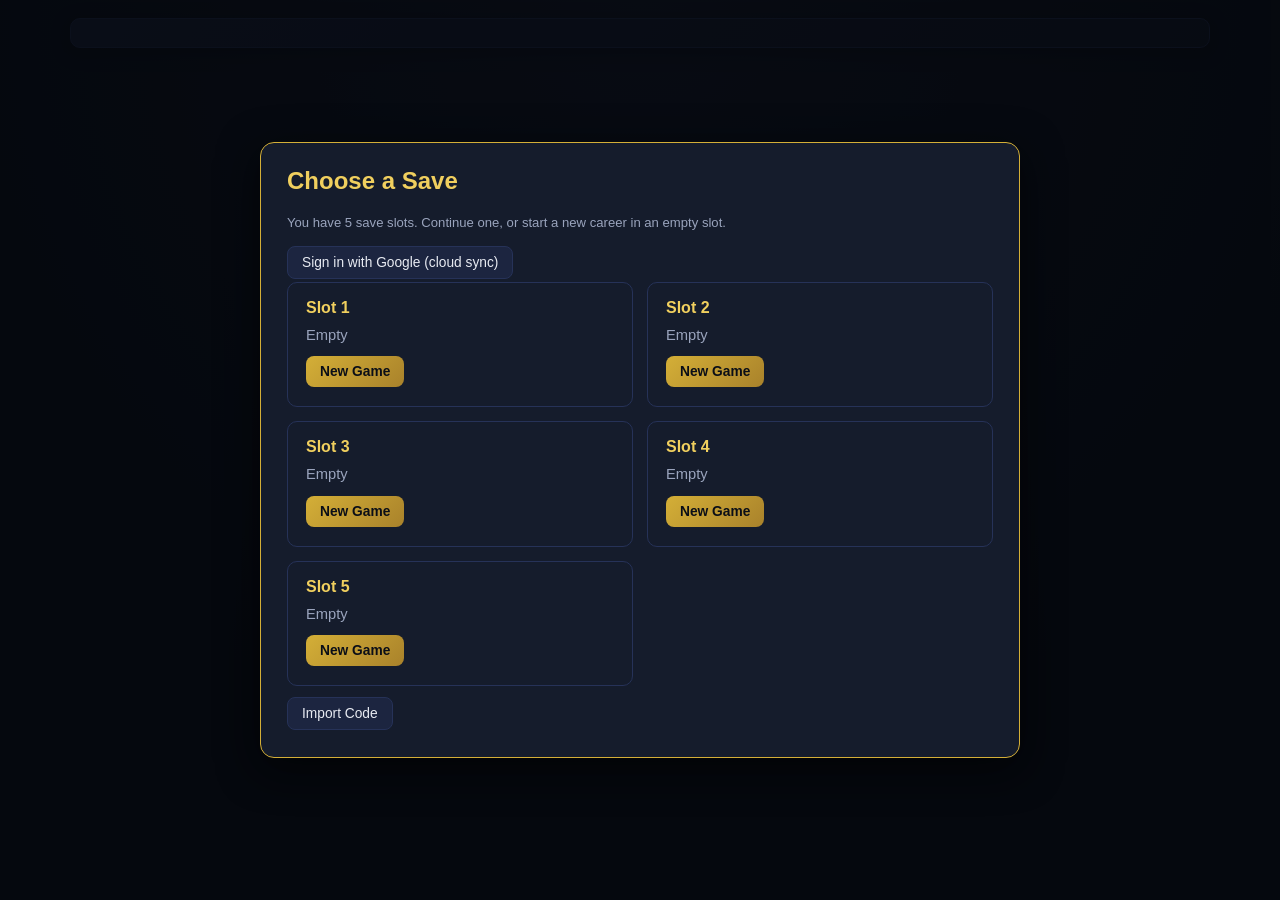
<file: index.html>
<!doctype html>
<html lang="en">
<head>
  <meta charset="UTF-8">
  <meta name="viewport" content="width=device-width, initial-scale=1.0, viewport-fit=cover">
  <title>Wall Street Grind — Investment Banker Sim</title>
  <link rel="icon" href="data:image/svg+xml,<svg xmlns=%22http://www.w3.org/2000/svg%22 viewBox=%220 0 100 100%22><rect width=%22100%22 height=%22100%22 fill=%22%230f1420%22/><text x=%2250%22 y=%2268%22 font-size=%2260%22 text-anchor=%22middle%22 fill=%22%23d4af37%22>$</text></svg>">
  <link rel="stylesheet" href="css/style.css">

  <!-- iOS "Add to Home Screen" support -->
  <meta name="apple-mobile-web-app-capable" content="yes">
  <meta name="mobile-web-app-capable" content="yes">
  <meta name="apple-mobile-web-app-status-bar-style" content="black-translucent">
  <meta name="apple-mobile-web-app-title" content="Wall St. Grind">
  <meta name="theme-color" content="#0a0e17">
  <link rel="apple-touch-icon" sizes="180x180" href="[data-uri]">
  <link rel="manifest" href="[data-uri]">
</head>
<body>
  <div id="app">
    <header id="header"></header>
    <nav id="tabs"></nav>
    <main id="tab-content"></main>
  </div>
  <div id="toast" class="toast"></div>
  <div id="modal-root" class="modal-overlay"></div>

  <script src="js/data.js"></script>
  <script src="js/state.js"></script>
  <script src="js/engine.js"></script>
  <script src="js/minigames.js"></script>
  <script src="js/interview.js"></script>
  <script src="js/ui.js"></script>
  <script src="js/cloud-sync.js"></script>
  <script src="js/main.js"></script>
</body>
</html>
</file>
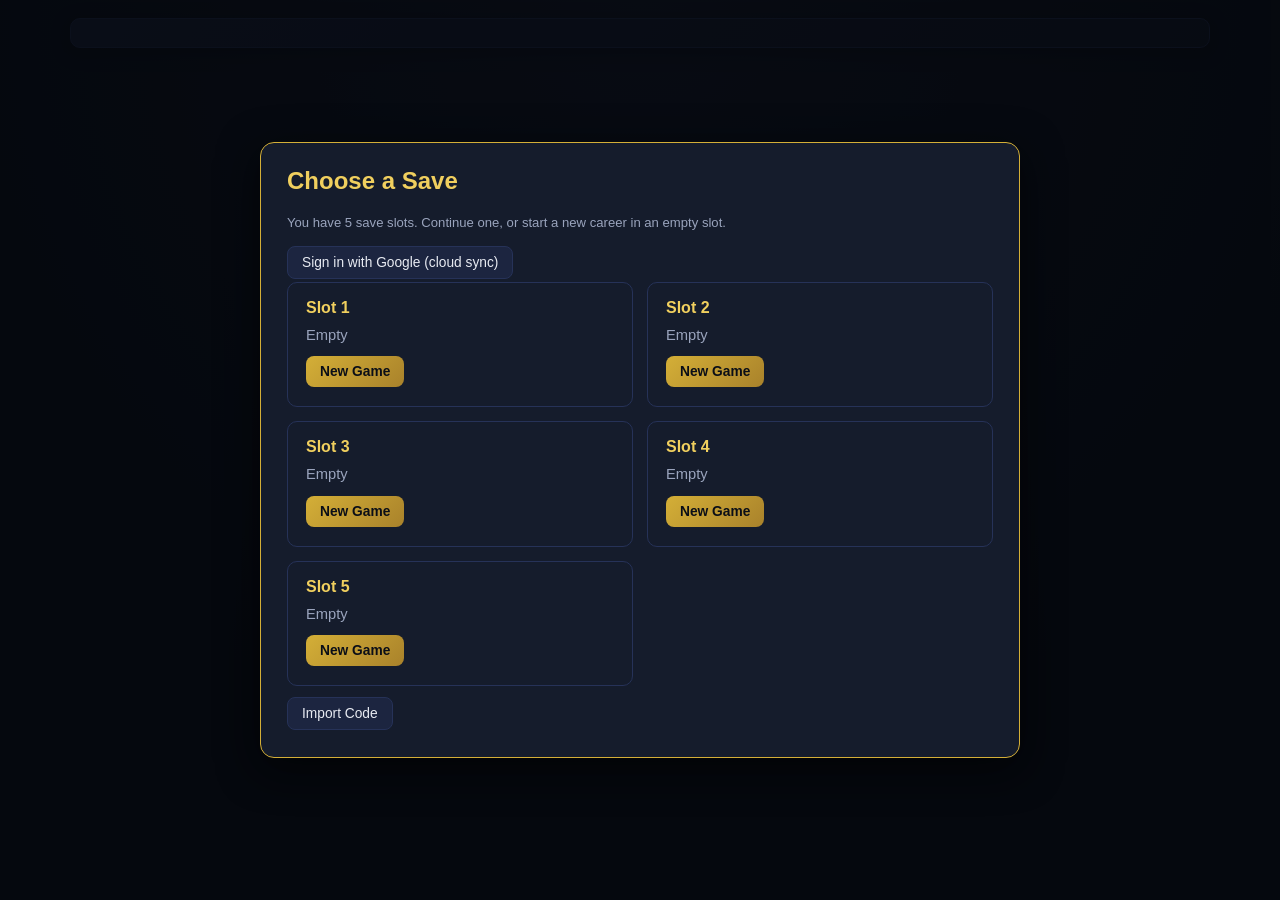
<file: docs/index.html>
<!doctype html>
<html lang="en">
<head>
  <meta charset="UTF-8">
  <meta name="viewport" content="width=device-width, initial-scale=1.0, viewport-fit=cover">
  <title>Wall Street Grind — Investment Banker Sim</title>
  <link rel="icon" href="data:image/svg+xml,<svg xmlns=%22http://www.w3.org/2000/svg%22 viewBox=%220 0 100 100%22><rect width=%22100%22 height=%22100%22 fill=%22%230f1420%22/><text x=%2250%22 y=%2268%22 font-size=%2260%22 text-anchor=%22middle%22 fill=%22%23d4af37%22>$</text></svg>">
  <style>
/* ==========================================================================
   Wall Street Grind — theme: dark navy + gold, dashboard-style UI
   ========================================================================== */

:root {
  --navy-950: #0a0e17;
  --navy-900: #0f1420;
  --navy-800: #151c2c;
  --navy-700: #1c2540;
  --navy-600: #263258;
  --gold: #d4af37;
  --gold-bright: #f0cf5e;
  --text: #e8ebf2;
  --text-dim: #9aa4bd;
  --green: #3ecf8e;
  --red: #e5586b;
  --radius: 10px;
}

* { box-sizing: border-box; }

html, body {
  margin: 0; padding: 0;
  background: radial-gradient(circle at top, var(--navy-800), var(--navy-950) 70%);
  color: var(--text);
  font-family: "Segoe UI", Roboto, -apple-system, Arial, sans-serif;
  min-height: 100vh;
}

#app {
  max-width: 1180px;
  margin: 0 auto;
  padding: 18px 20px 90px;
}

/* ---------------- Header ---------------- */

#header {
  background: linear-gradient(135deg, var(--navy-700), var(--navy-800));
  border: 1px solid var(--navy-600);
  border-radius: var(--radius);
  padding: 14px 18px;
  margin-bottom: 14px;
  box-shadow: 0 4px 18px rgba(0,0,0,0.35);
}

.hdr-row1 {
  display: flex; align-items: baseline; gap: 16px; flex-wrap: wrap;
  margin-bottom: 8px;
}
.hdr-name { font-size: 1.3rem; font-weight: 700; color: var(--gold-bright); }
.hdr-age, .hdr-status { color: var(--text-dim); font-size: 0.92rem; }
.hdr-status { margin-left: auto; font-weight: 600; color: var(--text); }
.layout-toggle {
  background: var(--navy-900); border: 1px solid var(--navy-600); border-radius: 8px;
  font-size: 1rem; line-height: 1; padding: 6px 9px; cursor: pointer; color: var(--text);
}
.layout-toggle:hover { border-color: var(--gold); }

.hdr-row2 { display: flex; gap: 10px; flex-wrap: wrap; margin-bottom: 10px; }
.chip {
  background: var(--navy-900); border: 1px solid var(--navy-600);
  border-radius: 8px; padding: 6px 12px; font-size: 0.85rem; color: var(--text-dim);
}
.chip b { color: var(--text); font-size: 0.95rem; }
.chip.debt b { color: var(--red); }
.pos { color: var(--green) !important; }
.neg { color: var(--red) !important; }
.due-badge {
  background: var(--red); color: white; font-size: 0.68rem; font-weight: 700;
  padding: 2px 6px; border-radius: 6px; margin-left: 4px; vertical-align: middle;
}

.hdr-bars { display: flex; gap: 18px; flex-wrap: wrap; }
.bar-wrap { display: flex; align-items: center; gap: 6px; font-size: 0.78rem; color: var(--text-dim); }
.bar { width: 110px; height: 8px; background: var(--navy-900); border-radius: 5px; overflow: hidden; border: 1px solid var(--navy-600); }
.bar-fill { height: 100%; border-radius: 5px; transition: width 0.3s; }
.bar-fill.energy { background: linear-gradient(90deg, #4fa3e3, #7fd1ff); }
.bar-fill.stress { background: linear-gradient(90deg, #e5586b, #ff8b8b); }
.bar-fill.happy { background: linear-gradient(90deg, #3ecf8e, #9bf0c9); }
.bar-fill.rep { background: linear-gradient(90deg, var(--gold), var(--gold-bright)); }
.bar-fill.skill { background: linear-gradient(90deg, var(--gold), #8a6d1f); }

/* ---------------- Tabs ---------------- */

#tabs {
  display: flex; gap: 6px; flex-wrap: wrap; margin-bottom: 16px;
  position: sticky; top: 0; z-index: 5; padding: 6px 0;
}
.tab-btn {
  background: var(--navy-800); border: 1px solid var(--navy-600); color: var(--text-dim);
  padding: 8px 14px; border-radius: 8px; cursor: pointer; font-size: 0.88rem;
  transition: all 0.15s;
}
.tab-btn:hover { color: var(--text); border-color: var(--gold); }
.tab-btn.active { background: var(--navy-600); color: var(--gold-bright); border-color: var(--gold); font-weight: 600; }
.end-month-btn {
  margin-left: auto; background: linear-gradient(135deg, var(--gold), #a9822b);
  color: var(--navy-950); font-weight: 700; border: none;
}
.end-month-btn:hover { filter: brightness(1.1); border-color: transparent; color: var(--navy-950); }

/* ---------------- Cards & layout ---------------- */

.grid-2 {
  display: grid; grid-template-columns: repeat(auto-fit, minmax(280px, 1fr)); gap: 14px;
}
.firm-grid { display: grid; grid-template-columns: repeat(auto-fit, minmax(240px, 1fr)); gap: 14px; margin-bottom: 20px; }

.card {
  background: var(--navy-800); border: 1px solid var(--navy-600);
  border-radius: var(--radius); padding: 16px 18px;
}
.card.highlight { border-color: var(--gold); box-shadow: 0 0 0 1px rgba(212,175,55,0.25) inset; }
.card.current { border-color: var(--green); }
.card h3, .card h4 { margin: 0 0 8px; color: var(--gold-bright); }
.card p { margin: 4px 0; font-size: 0.92rem; line-height: 1.4; }
.big-num { font-size: 1.6rem; font-weight: 700; color: var(--text); }
.muted { color: var(--text-dim); font-size: 0.82rem; }
.locked { color: var(--text-dim); font-size: 0.8rem; font-style: italic; }
.section-title { color: var(--gold-bright); margin: 18px 0 10px; }

.progress-outer { width: 100%; height: 10px; background: var(--navy-900); border-radius: 6px; overflow: hidden; border: 1px solid var(--navy-600); margin: 8px 0; }
.progress-inner { height: 100%; background: linear-gradient(90deg, var(--gold), var(--gold-bright)); }

.skill-row { display: flex; align-items: center; gap: 10px; margin: 8px 0; }
.skill-label { width: 110px; font-size: 0.85rem; }
.skill-val { width: 28px; text-align: right; font-size: 0.85rem; color: var(--text-dim); }

.log-list { list-style: none; margin: 0; padding: 0; max-height: 260px; overflow-y: auto; }
.log-list.full { max-height: 65vh; }
.log-list li { padding: 6px 0; border-bottom: 1px solid var(--navy-700); font-size: 0.86rem; }
.log-list li:last-child { border-bottom: none; }

/* ---------------- Buttons & inputs ---------------- */

.btn {
  background: var(--navy-700); color: var(--text); border: 1px solid var(--navy-600);
  padding: 8px 14px; border-radius: 8px; cursor: pointer; font-size: 0.86rem; margin: 3px 4px 3px 0;
  transition: all 0.15s;
}
.btn:hover { border-color: var(--gold); color: var(--gold-bright); }
.btn-primary { background: linear-gradient(135deg, var(--gold), #a9822b); color: var(--navy-950); font-weight: 700; border: none; }
.btn-primary:hover { filter: brightness(1.1); color: var(--navy-950); }
.btn-danger { background: rgba(229,88,107,0.15); border-color: var(--red); color: var(--red); }
.btn-row { display: flex; flex-wrap: wrap; align-items: center; margin-top: 8px; }
.num-input, input[type="text"], input[type="number"] {
  background: var(--navy-900); border: 1px solid var(--navy-600); color: var(--text);
  padding: 8px 10px; border-radius: 8px; font-size: 0.86rem; width: 120px; margin: 3px 4px 3px 0;
}
.field-label { display: block; margin: 10px 0 4px; color: var(--text-dim); font-size: 0.85rem; }

.layout-choice { display: flex; gap: 10px; margin: 4px 0 10px; }
.layout-btn {
  flex: 1; background: var(--navy-900); border: 1px solid var(--navy-600); color: var(--text-dim);
  padding: 12px 10px; border-radius: 10px; cursor: pointer; font-size: 0.95rem; text-align: center;
}
.layout-btn.active { border-color: var(--gold); color: var(--gold-bright); background: var(--navy-700); font-weight: 600; }

/* ---------------- Toast ---------------- */

.toast {
  position: fixed; bottom: 22px; left: 50%; transform: translate(-50%, 20px);
  background: var(--navy-700); border: 1px solid var(--gold); color: var(--text);
  padding: 10px 18px; border-radius: 8px; opacity: 0; pointer-events: none;
  transition: all 0.25s; z-index: 50; max-width: 90vw; text-align: center;
}
.toast.show { opacity: 1; transform: translate(-50%, 0); }
.toast.error { border-color: var(--red); color: var(--red); }

/* ---------------- Modal ---------------- */

.modal-overlay {
  position: fixed; inset: 0; background: rgba(5,7,12,0.78);
  display: none; align-items: center; justify-content: center; z-index: 100; padding: 20px;
}
.modal-overlay.open { display: flex; }
.modal-box {
  background: var(--navy-800); border: 1px solid var(--gold);
  border-radius: 14px; padding: 24px 26px; max-width: 460px; width: 100%;
  max-height: 88vh; overflow-y: auto;
  box-shadow: 0 10px 40px rgba(0,0,0,0.6);
}
.modal-box.wide { max-width: 760px; }
.modal-box h2 { color: var(--gold-bright); margin-top: 0; }

/* ---------------- Minigame / interview ---------------- */

.minigame-box { max-width: 560px; }
.minigame-header { font-size: 1.1rem; font-weight: 700; color: var(--gold-bright); display: flex; justify-content: space-between; align-items: center; }
.minigame-progress { font-size: 0.8rem; color: var(--text-dim); font-weight: 400; }
.minigame-sub { color: var(--text-dim); font-size: 0.88rem; margin: 8px 0 14px; }
.minigame-timerbar { width: 100%; height: 6px; background: var(--navy-900); border-radius: 4px; overflow: hidden; margin: 12px 0; }
.minigame-timerfill { height: 100%; background: linear-gradient(90deg, var(--gold), var(--red)); transition: width 0.2s linear; }
.minigame-question { font-size: 1.05rem; margin: 10px 0 16px; line-height: 1.4; }
.minigame-options { display: flex; flex-direction: column; gap: 8px; }
.option-btn { text-align: left; padding: 10px 14px; }
.minigame-result-score { font-size: 2.4rem; font-weight: 800; color: var(--gold-bright); text-align: center; margin: 10px 0; }

.reflex-box {
  margin-top: 18px; height: 140px; border-radius: 12px; display: flex; align-items: center; justify-content: center;
  font-size: 1.4rem; font-weight: 700; cursor: pointer; user-select: none; transition: background 0.1s;
}
.reflex-box.waiting { background: #7a2432; color: #ffd1d6; }
.reflex-box.go { background: #1f7a4d; color: #d3ffe9; }
.reflex-box.early { background: #444; color: #ccc; }

.simon-grid {
  margin-top: 18px; display: grid; grid-template-columns: 1fr 1fr; gap: 12px;
}
.simon-box {
  height: 90px; border-radius: 12px; border: 1px solid var(--navy-600);
  background: var(--navy-700); color: var(--text); font-size: 1.05rem; font-weight: 700;
  cursor: pointer; transition: all 0.15s;
}
.simon-box:disabled { cursor: default; }
.simon-box.active { background: var(--gold); color: var(--navy-950); border-color: var(--gold-bright); transform: scale(1.04); }
.simon-box:nth-child(1) { border-top: 3px solid #4fa3e3; }
.simon-box:nth-child(2) { border-top: 3px solid #3ecf8e; }
.simon-box:nth-child(3) { border-top: 3px solid #e5586b; }
.simon-box:nth-child(4) { border-top: 3px solid #d4af37; }

/* ---------------- Responsive ---------------- */

@media (max-width: 640px) {
  .hdr-status { margin-left: 0; }
  #app { padding: 12px 10px 90px; }
}

/* ---------------- Mobile layout mode (chosen at character creation, or toggled anytime) ---------------- */

.ui-mobile #app { max-width: 100%; padding: 10px 10px 92px; }

.ui-mobile #header { position: relative; padding: 12px 88px 12px 14px; }
.ui-mobile .hdr-row1 { flex-direction: column; align-items: flex-start; gap: 3px; margin-bottom: 6px; }
.ui-mobile .hdr-name { font-size: 1.15rem; }
.ui-mobile .hdr-age, .ui-mobile .hdr-status { font-size: 0.82rem; }
.ui-mobile .hdr-status { margin-left: 0; }
.ui-mobile .layout-toggle { position: absolute; top: 12px; right: 12px; }
.ui-mobile .save-toggle { right: 54px; }
.ui-mobile .hdr-row2 { gap: 6px; margin-bottom: 8px; }
.ui-mobile .chip { padding: 5px 9px; font-size: 0.76rem; }
.ui-mobile .hdr-bars { gap: 10px 16px; }
.ui-mobile .bar { width: 64px; }

.ui-mobile #tabs {
  position: fixed; left: 0; right: 0; bottom: 0; top: auto;
  background: var(--navy-900); border-top: 1px solid var(--navy-600);
  margin: 0; padding: 8px 8px calc(8px + env(safe-area-inset-bottom, 0px));
  display: flex; flex-wrap: nowrap; overflow-x: auto; -webkit-overflow-scrolling: touch;
  gap: 6px; z-index: 30; box-shadow: 0 -4px 18px rgba(0,0,0,0.4);
}
.ui-mobile .tab-btn {
  flex: 0 0 auto; padding: 10px 14px; font-size: 0.8rem; min-height: 42px;
  display: flex; align-items: center;
}
.ui-mobile .end-month-btn { margin-left: 0; order: -1; }

.ui-mobile .grid-2, .ui-mobile .firm-grid { grid-template-columns: 1fr; gap: 12px; }
.ui-mobile .card { padding: 14px 16px; }
.ui-mobile .card h3, .ui-mobile .card h4 { font-size: 1.02rem; }

.ui-mobile .btn { display: block; width: 100%; min-height: 44px; margin: 4px 0; text-align: center; }
.ui-mobile .btn-row { flex-direction: column; align-items: stretch; }
.ui-mobile .btn-row .btn { margin: 4px 0; }
.ui-mobile .num-input,
.ui-mobile input[type="text"],
.ui-mobile input[type="number"] { width: 100%; min-height: 42px; margin: 4px 0; }

.ui-mobile .modal-overlay { padding: 0; align-items: flex-end; }
.ui-mobile .modal-box {
  max-width: 100%; width: 100%; border-radius: 16px 16px 0 0;
  max-height: 92vh; padding: 20px 16px calc(20px + env(safe-area-inset-bottom, 0px));
}
.ui-mobile .modal-box.wide { max-width: 100%; }
.ui-mobile .option-btn { min-height: 50px; }
.ui-mobile .layout-choice { flex-direction: column; }
.ui-mobile .reflex-box { height: 170px; font-size: 1.6rem; }
.ui-mobile .simon-box { height: 110px; font-size: 1.15rem; }
.ui-mobile .toast { bottom: calc(78px + env(safe-area-inset-bottom, 0px)); }

</style>

  <!-- iOS "Add to Home Screen" support -->
  <meta name="apple-mobile-web-app-capable" content="yes">
  <meta name="mobile-web-app-capable" content="yes">
  <meta name="apple-mobile-web-app-status-bar-style" content="black-translucent">
  <meta name="apple-mobile-web-app-title" content="Wall St. Grind">
  <meta name="theme-color" content="#0a0e17">
  <link rel="apple-touch-icon" sizes="180x180" href="[data-uri]">
  <link rel="manifest" href="[data-uri]">
</head>
<body>
  <div id="app">
    <header id="header"></header>
    <nav id="tabs"></nav>
    <main id="tab-content"></main>
  </div>
  <div id="toast" class="toast"></div>
  <div id="modal-root" class="modal-overlay"></div>
  <script>

/* ---- js/data.js ---- */
/* ==========================================================================
   DATA.JS — static game data: titles, pay scales, firms, apartments, cars,
   interview questions, networking events, dating pool, random life events.
   ========================================================================== */

const DATA = {};

/* ---------------- Career ladders ---------------- */

DATA.TITLES_IB = [
  "Analyst I", "Analyst II", "Analyst III",
  "Associate I", "Associate II", "Associate III",
  "Vice President", "Senior VP / Director", "Managing Director"
];
DATA.BASE_IB = [110000, 125000, 140000, 175000, 195000, 215000, 250000, 300000, 400000];
DATA.BONUS_RANGE_IB = [
  [0.15, 0.70], [0.15, 0.70], [0.20, 0.80],
  [0.40, 1.20], [0.45, 1.30], [0.50, 1.40],
  [0.60, 1.50], [0.80, 2.00], [1.00, 4.00]
];
DATA.MONTHS_PER_TITLE_IB = [12, 12, 12, 18, 18, 18, 24, 36, 999999];

DATA.TITLES_PE = [
  "PE Associate", "Senior Associate", "Vice President", "Principal", "Partner / MD"
];
DATA.BASE_PE = [150000, 175000, 225000, 275000, 350000];
DATA.BONUS_RANGE_PE = [
  [0.30, 0.80], [0.40, 1.00], [0.60, 1.30], [0.80, 1.80], [1.20, 3.00]
];
DATA.MONTHS_PER_TITLE_PE = [24, 24, 24, 36, 999999];

/* ---------------- Firms ---------------- */

DATA.FIRMS = [
  {
    id: "kessler", name: "Kessler Harbor & Co.", type: "IB", tier: "Middle Market",
    mult: 0.80, reqNetworking: 5, reqComm: 5, prestige: 35, competitiveness: 0.10,
    interviewWeights: { easy: 1.0, medium: 0, hard: 0 },
    blurb: "A scrappy regional M&A shop. Long hours, thinner deals, easier door in."
  },
  {
    id: "ashford", name: "Ashford & Cole", type: "IB", tier: "Elite Boutique",
    mult: 1.05, reqNetworking: 30, reqComm: 30, prestige: 72, competitiveness: 0.55,
    interviewWeights: { easy: 0.60, medium: 0.30, hard: 0.10 },
    blurb: "Elite boutique advisory. Small teams, huge deals, brutal interviews."
  },
  {
    id: "blackrose", name: "Blackrose Stanton", type: "IB", tier: "Bulge Bracket",
    mult: 1.15, reqNetworking: 50, reqComm: 45, prestige: 90, competitiveness: 0.62,
    interviewWeights: { easy: 0.45, medium: 0.35, hard: 0.20 },
    blurb: "A household-name global bank. The classic Wall Street grind."
  },
  {
    id: "continental", name: "Continental Vance", type: "IB", tier: "Bulge Bracket",
    mult: 1.20, reqNetworking: 58, reqComm: 52, prestige: 96, competitiveness: 0.75,
    interviewWeights: { easy: 0.35, medium: 0.40, hard: 0.25 },
    blurb: "The most prestigious address in banking. Everyone wants in."
  },
  {
    id: "ironbridge", name: "Ironbridge Capital", type: "PE", tier: "Middle Market PE",
    mult: 0.90, reqNetworking: 25, reqComm: 20, prestige: 60, minIBMonths: 24, competitiveness: 0.45,
    interviewWeights: { easy: 0.45, medium: 0.35, hard: 0.20 },
    blurb: "Mid-market buyout shop. Wants ex-banking analysts who can model."
  },
  {
    id: "summit", name: "Summit Crown Partners", type: "PE", tier: "Mega Fund",
    mult: 1.30, reqNetworking: 65, reqComm: 55, prestige: 99, minIBMonths: 24, competitiveness: 0.85,
    interviewWeights: { easy: 0.30, medium: 0.40, hard: 0.30 },
    blurb: "A legendary mega-fund. The most coveted seat in all of finance."
  }
];

/* ---------------- Apartments ---------------- */

DATA.APARTMENTS = [
  {
    id: "basement", name: "Parents' Basement", monthlyRent: 0, moveInCost: 0,
    reputation: -8, networking: -10, dating: -20, stressRelief: 4,
    blurb: "Free rent. Your mom still does your laundry. Recruiters can smell it."
  },
  {
    id: "roommates", name: "Shared Studio, Outer Borough", monthlyRent: 1400, moveInCost: 650,
    reputation: -2, networking: 0, dating: -5, stressRelief: 0,
    blurb: "Three roommates, one bathroom, a 55-minute commute."
  },
  {
    id: "onebr", name: "1BR, Midtown-Adjacent", monthlyRent: 2800, moveInCost: 1950,
    reputation: 4, networking: 4, dating: 6, stressRelief: 2,
    blurb: "Your own place. Walkable to the office. Actually feels like adulthood."
  },
  {
    id: "luxury", name: "Luxury High-Rise 1BR", monthlyRent: 5000, moveInCost: 4600,
    reputation: 12, networking: 8, dating: 16, stressRelief: 6,
    blurb: "Doorman, gym, rooftop. The kind of address that impresses a date."
  },
  {
    id: "penthouse", name: "Penthouse Suite", monthlyRent: 12000, moveInCost: 13750,
    reputation: 25, networking: 12, dating: 28, stressRelief: 10,
    minTitleTrack: "VP",
    blurb: "Skyline views from every room. You've made it, and everyone knows it."
  }
];

/* ---------------- Cars ---------------- */

DATA.CARS = [
  { id: "none", name: "No Car (Subway/Uber)", cashPrice: 0, downPayment: 0, monthlyPayment: 0, reputation: 0, dating: 0 },
  { id: "civic", name: "Used Honda Civic", cashPrice: 8000, downPayment: 1500, monthlyPayment: 180, reputation: 1, dating: 0 },
  { id: "bmw", name: "Certified Pre-Owned BMW 3-Series", cashPrice: 28000, downPayment: 4000, monthlyPayment: 520, reputation: 6, dating: 8 },
  { id: "merc", name: "New Mercedes-Benz / Tesla", cashPrice: 55000, downPayment: 8000, monthlyPayment: 950, reputation: 12, dating: 16 },
  { id: "exotic", name: "Porsche 911", cashPrice: 130000, downPayment: 20000, monthlyPayment: 2200, reputation: 24, dating: 30, minTitleTrack: "Associate" }
];

/* ---------------- Interview question bank ---------------- */

DATA.INTERVIEW_QUESTIONS = [
  { q: "Why do investment banking?", options: [
      "For the free coffee.",
      "I want the steepest learning curve in finance — deal exposure, technical rigor, and mentorship from the best in the industry.",
      "I couldn't get a job anywhere else.",
      "I heard the hours are light."
    ], correct: 1, category: "behavioral", tier: "easy" },
  { q: "Tell me about a time you worked under intense pressure.", options: [
      "I've never been under pressure before.",
      "I stayed organized, prioritized ruthlessly, communicated early with my team, and delivered on time.",
      "I asked someone else to do it for me.",
      "I gave up and asked for an extension."
    ], correct: 1, category: "behavioral", tier: "easy" },
  { q: "What is your greatest weakness?", options: [
      "I have no weaknesses.",
      "I used to over-index on perfectionism on low-stakes tasks, so I've built a habit of triaging effort by what actually matters.",
      "I'm always late to everything.",
      "I don't work well with others."
    ], correct: 1, category: "behavioral", tier: "easy" },
  { q: "How do you handle receiving harsh feedback on a deliverable?", options: [
      "Argue with the VP until they back down.",
      "Take it in, ask clarifying questions, fix the model, and use it to calibrate for next time.",
      "Ignore it and resubmit the same file.",
      "Quit on the spot."
    ], correct: 1, category: "behavioral", tier: "easy" },
  { q: "Tell me about a time you worked on a team with conflict.", options: [
      "I avoided the team entirely.",
      "I listened to both sides, focused the discussion on the shared goal, and helped find a workable compromise.",
      "I escalated it publicly to embarrass a colleague.",
      "I let the conflict resolve itself without ever engaging."
    ], correct: 1, category: "behavioral", tier: "easy" },
  { q: "Why private equity instead of staying in banking?", options: [
      "PE has shorter hours guaranteed, always.",
      "I want to sit on the principal side of deals — driving value creation and strategy post-close, not just advising on the transaction.",
      "I just want a change of scenery, no real reason.",
      "Banking was too easy for me."
    ], correct: 1, category: "behavioral", tier: "easy" },
  { q: "Describe your ideal team culture.", options: [
      "Everyone works alone and never talks to each other.",
      "High ownership, direct feedback, and people who cover for each other when the workload spikes.",
      "No deadlines, ever.",
      "Whoever yells loudest wins the argument."
    ], correct: 1, category: "behavioral", tier: "easy" },
  { q: "Where do you see yourself in five years?", options: [
      "Doing the exact same entry-level tasks, unchanged.",
      "Having grown into a role with more deal ownership and client responsibility — whether that's a senior banking seat or the buy-side.",
      "Retired.",
      "I haven't thought about it at all."
    ], correct: 1, category: "behavioral", tier: "easy" },
  { q: "Your boss asks you to redo a report by tomorrow morning. What do you do?", options: [
      "Ignore it until you feel like doing it.",
      "Prioritize it tonight, get it done, and confirm with your boss before the deadline.",
      "Tell your boss it's impossible.",
      "Do it halfway and hope no one notices."
    ], correct: 1, category: "behavioral", tier: "easy" },
  { q: "You spot a typo in a client-facing document minutes before it's sent out. What do you do?", options: [
      "Say nothing, it's probably fine.",
      "Flag it immediately so it can be fixed before it goes out.",
      "Send it anyway and mention it later.",
      "Blame whoever wrote it."
    ], correct: 1, category: "behavioral", tier: "easy" },
  { q: "A coworker takes credit for your idea in a meeting. What's the best response?", options: [
      "Yell at them in front of everyone.",
      "Calmly clarify your contribution afterward and move on professionally.",
      "Start taking credit for their work too.",
      "Quit on the spot."
    ], correct: 1, category: "behavioral", tier: "easy" },
  { q: "You're given two urgent tasks due at the same time. What do you do?", options: [
      "Panic and do neither well.",
      "Quickly check with your manager on which one should come first.",
      "Guess and hope it works out.",
      "Do whichever one is more fun."
    ], correct: 1, category: "behavioral", tier: "easy" },
  { q: "How do you stay organized when your to-do list piles up?", options: [
      "I don't, I just wing it.",
      "I write everything down and tackle it by priority and deadline.",
      "I ignore anything that isn't due today.",
      "I ask someone else to keep track for me."
    ], correct: 1, category: "behavioral", tier: "easy" },
  { q: "Your team missed a deadline because of a scheduling mix-up. What now?", options: [
      "Blame a teammate publicly.",
      "Own the mistake, fix the timeline, and put a process in place to avoid it again.",
      "Pretend it didn't happen.",
      "Quit the project."
    ], correct: 1, category: "behavioral", tier: "easy" },
  { q: "What matters most to you in a first job out of college?", options: [
      "The shortest possible commute.",
      "Learning as much as I can and proving I can be trusted with more responsibility.",
      "Doing the least amount of work possible.",
      "Free snacks in the break room."
    ], correct: 1, category: "behavioral", tier: "easy" },
  { q: "How would a close friend describe your work ethic?", options: [
      "Unreliable and easily distracted.",
      "Reliable — I show up, do the work, and follow through.",
      "They wouldn't know, I never talk about work.",
      "Lazy but charming."
    ], correct: 1, category: "behavioral", tier: "easy" },
  { q: "You realize you made a mistake on a project after handing it in. What's the right move?", options: [
      "Hope nobody notices.",
      "Tell your manager right away and offer to fix it.",
      "Wait for someone else to catch it.",
      "Quietly redo it and pretend it was always right."
    ], correct: 1, category: "behavioral", tier: "easy" },
  { q: "A client is frustrated on a call and raising their voice. What do you do?", options: [
      "Hang up on them.",
      "Stay calm, listen, and focus on actually solving their problem.",
      "Match their tone and argue back.",
      "Transfer them to someone else without explanation."
    ], correct: 1, category: "behavioral", tier: "easy" },
  { q: "What does it mean to \'diversify\' your investments?", options: [
      "Put all your money in one stock you really believe in.",
      "Spread your money across different assets so one bad investment doesn't wipe you out.",
      "Only invest in companies whose name you like.",
      "Keep all your money in cash under your mattress."
    ], correct: 1, category: "finance", tier: "medium" },
  { q: "Why do people keep an emergency fund?", options: [
      "Because banks require it by law.",
      "So an unexpected expense doesn't force them into high-interest debt.",
      "To impress their accountant.",
      "It earns a higher return than any investment."
    ], correct: 1, category: "finance", tier: "medium" },
  { q: "What is compound interest?", options: [
      "A one-time fee your bank charges you.",
      "Interest calculated on both the original amount and the interest it's already earned.",
      "Interest that only applies to loans, never savings.",
      "A tax on interest income."
    ], correct: 1, category: "finance", tier: "medium" },
  { q: "What's a credit score mainly used for?", options: [
      "It determines your salary.",
      "It signals to lenders how likely you are to repay borrowed money.",
      "It's just your bank account balance.",
      "It sets how much cash you can carry."
    ], correct: 1, category: "finance", tier: "medium" },
  { q: "What does APR stand for on a loan or credit card?", options: [
      "Automatic Payment Requirement.",
      "Annual Percentage Rate — the yearly cost of borrowing, including interest.",
      "Average Purchase Rate.",
      "Approved Payment Record."
    ], correct: 1, category: "finance", tier: "medium" },
  { q: "What's the main difference between a stock and a bond?", options: [
      "They're two names for the same thing.",
      "A stock is ownership in a company; a bond is a loan you make to a company or government.",
      "Bonds are always riskier than stocks.",
      "Stocks always pay a fixed interest rate."
    ], correct: 1, category: "finance", tier: "medium" },
  { q: "Why might someone use a monthly budget?", options: [
      "It's only useful for people already in debt.",
      "To track income and expenses so spending doesn't outpace earning.",
      "To avoid ever spending money on anything.",
      "Budgets are just for businesses, not individuals."
    ], correct: 1, category: "finance", tier: "medium" },
  { q: "What does it mean when a stock market index goes up?", options: [
      "Every single stock in the world went up.",
      "The overall value of the group of stocks it tracks increased, on average.",
      "Interest rates went up.",
      "The government printed more money."
    ], correct: 1, category: "finance", tier: "medium" },
  { q: "What's a 401(k)?", options: [
      "A type of checking account.",
      "A retirement savings account, often offered through an employer, with tax advantages.",
      "A government tax form.",
      "A credit card rewards program."
    ], correct: 1, category: "finance", tier: "medium" },
  { q: "Why do lenders care about your debt-to-income ratio?", options: [
      "It tells them your favorite bank.",
      "It shows how much of your income is already committed to debt payments, signaling repayment risk.",
      "It's used to calculate your card's PIN.",
      "It has no real use, it's just paperwork."
    ], correct: 1, category: "finance", tier: "medium" },
  { q: "Inflation is running at 5% and your savings account pays 1% interest. What's happening to your money's purchasing power?", options: [
      "It's growing by 6%.",
      "It's shrinking — you're losing purchasing power in real terms even as the balance grows.",
      "Nothing changes, interest and inflation cancel out exactly.",
      "Purchasing power only depends on your salary."
    ], correct: 1, category: "finance", tier: "hard" },
  { q: "What's the general idea behind the 'debt avalanche' payoff method?", options: [
      "Pay off your smallest debt first no matter the interest rate.",
      "Pay minimums on everything, then throw extra money at the debt with the highest interest rate first.",
      "Only pay debts on your birthday.",
      "Ignore small debts and only pay large ones."
    ], correct: 1, category: "finance", tier: "hard" },
  { q: "Why is a Roth IRA often attractive compared to a regular taxable savings account?", options: [
      "It has no rules or restrictions at all.",
      "You contribute after-tax money, but qualified withdrawals in retirement are tax-free.",
      "It guarantees a fixed 10% annual return.",
      "It's the same as a checking account, just renamed."
    ], correct: 1, category: "finance", tier: "hard" },
  { q: "Why do financial advisors often recommend low-cost index funds over picking individual stocks?", options: [
      "Index funds are guaranteed to never lose money.",
      "Broad diversification and low fees tend to beat most people's attempts at picking individual winners over time.",
      "Picking individual stocks is illegal for beginners.",
      "Index funds pay you a fixed salary."
    ], correct: 1, category: "finance", tier: "hard" },
  { q: "What does it mean for a loan to be 'amortizing'?", options: [
      "The interest rate doubles every year.",
      "Each payment covers some interest and some principal, so the balance gradually shrinks to zero over the term.",
      "You only pay interest until the very last payment, then the whole balance at once.",
      "The lender forgives the loan automatically after 5 years."
    ], correct: 1, category: "finance", tier: "hard" },
  { q: "Two people earn the same salary. One starts saving 20% at age 25, the other at age 35. Why does the early saver likely end up with much more by retirement?", options: [
      "The government gives bonus money to early savers.",
      "Extra years of compounding growth make an outsized difference, even at the same savings rate.",
      "There's no real difference, timing doesn't matter.",
      "The later saver's money automatically grows faster to compensate."
    ], correct: 1, category: "finance", tier: "hard" },
];

/* ---------------- Networking events ---------------- */

DATA.NETWORKING_EVENTS = [
  { id: "coffee", name: "Coffee Chat with an Alum", cost: 0, energy: 6, networkingGain: [1, 3], commGain: [0, 1], blurb: "Low-key, low-cost. Everyone starts here." },
  { id: "mixer", name: "Industry Happy Hour", cost: 40, energy: 10, networkingGain: [2, 5], commGain: [1, 2], blurb: "Business cards, small talk, and overpriced drinks." },
  { id: "conference", name: "Finance Conference", cost: 250, energy: 16, networkingGain: [4, 8], commGain: [1, 3], blurb: "A full day of panels and hallway networking." },
  { id: "gala", name: "Charity Gala", cost: 600, energy: 14, networkingGain: [6, 10], commGain: [2, 4], blurb: "Black tie. This is where the Managing Directors actually show up." },
  { id: "golf", name: "Golf Outing with Senior Bankers", cost: 350, energy: 20, networkingGain: [7, 12], commGain: [1, 2], blurb: "Four hours to make a lasting impression on a Partner." }
];

/* ---------------- Skill-training actions ---------------- */

DATA.TRAINING_ACTIONS = [
  { id: "network_train", skill: "networking", name: "Work the Room", cost: 0, energy: 8, gain: [1, 3] },
  { id: "comm_train", skill: "communication", name: "Toastmasters Session", cost: 40, energy: 6, gain: [1, 3] },
  { id: "sales_train", skill: "sales", name: "Shadow a Senior Banker's Pitch", cost: 0, energy: 10, gain: [1, 3] },
  { id: "discipline_train", skill: "discipline", name: "Morning Routine & Journaling", cost: 0, energy: 5, gain: [1, 3] }
];

/* ---------------- Dating pool ---------------- */

DATA.DATING_NAMES = [
  "Jordan", "Alexis", "Morgan", "Taylor", "Casey", "Riley", "Sam", "Avery",
  "Devon", "Reese", "Peyton", "Quinn", "Rowan", "Blair", "Skyler", "Emerson"
];
DATA.DATING_JOBS = [
  "Corporate Lawyer", "Nurse Practitioner", "UX Designer", "High School Teacher",
  "Marketing Manager", "Consultant", "Med Student", "Startup Founder",
  "Architect", "Graphic Designer", "PR Associate", "Data Scientist"
];
DATA.DATING_BIOS = [
  "Loves hiking and terrible reality TV in equal measure.",
  "Will absolutely judge you for checking your phone at dinner.",
  "Runs marathons for fun. Actual fun, apparently.",
  "Has strong opinions about pizza toppings.",
  "Reads two books a week and will quiz you on yours.",
  "Thinks your work stories are either fascinating or a red flag, undecided.",
  "Plays in an amateur soccer league on weekends.",
  "Makes a mean cocktail and an even meaner comeback."
];

/* ---------------- Random monthly life events ---------------- */

DATA.LIFE_EVENTS = [
  { text: "Your phone screen cracks. An annoying, unavoidable cost.", cash: -180, stress: 3 },
  { text: "A friend's wedding this weekend — gift, travel, the works.", cash: -350, stress: 4, happiness: 5 },
  { text: "You caught a nasty cold going around the office.", stress: 6, energy: -15 },
  { text: "Your rewards card posts a surprise cashback bonus.", cash: 120, stress: -2 },
  { text: "The subway/commute was hell all week.", stress: 4 },
  { text: "You found $20 in an old jacket pocket. Small win.", cash: 20, stress: -1 },
  { text: "A parking ticket / traffic camera fine shows up.", cash: -150, stress: 2 },
  { text: "Your family calls, worried you're working too hard.", stress: -3, happiness: 3 },
  { text: "Unexpected medical co-pay bill arrives.", cash: -220, stress: 3 },
  { text: "You treated yourself to a nice dinner out.", cash: -90, stress: -4, happiness: 4 }
];

DATA.STARTING_DEBT = 450000;
DATA.LOAN_APR = 0.068;
DATA.LOAN_TERM_MONTHS = 240; // 20-year amortization schedule
DATA.SAVINGS_APY = 0.045;
DATA.STARTING_CASH = 900;


/* ---- js/state.js ---- */
/* ==========================================================================
   STATE.JS — game state shape, persistence, and pure helper calculations.
   ========================================================================== */

const LEGACY_SAVE_KEY = "ib_sim_save_v1";
const SAVE_SLOT_COUNT = 5;
const SAVE_KEY_PREFIX = "ib_sim_save_slot_";
const ACTIVE_SLOT_KEY = "ib_sim_active_slot";

const STATE = {};

function clamp(v, lo, hi) { return Math.max(lo, Math.min(hi, v)); }
function rand(min, max) { return Math.random() * (max - min) + min; }
function randInt(min, max) { return Math.floor(rand(min, max + 1)); }
function pickRandom(arr) { return arr[randInt(0, arr.length - 1)]; }
function fmtMoney(n) {
  const neg = n < 0;
  const s = Math.round(Math.abs(n)).toLocaleString("en-US");
  return (neg ? "-$" : "$") + s;
}

/* ---------------- Loan amortization ---------------- */

function calcMonthlyLoanPayment(principal, apr, termMonths) {
  const r = apr / 12;
  const factor = Math.pow(1 + r, termMonths);
  return principal * r * factor / (factor - 1);
}

/* ---------------- New game ---------------- */

function generateDatingPool() {
  const pool = [];
  const usedNames = new Set();
  const count = 7;
  for (let i = 0; i < count; i++) {
    let name = pickRandom(DATA.DATING_NAMES);
    while (usedNames.has(name)) name = pickRandom(DATA.DATING_NAMES);
    usedNames.add(name);
    pool.push({
      id: "d" + i,
      name,
      job: pickRandom(DATA.DATING_JOBS),
      bio: pickRandom(DATA.DATING_BIOS),
      compatibility: randInt(40, 95),
      relationship: 0,
      status: "unmet" // unmet -> talking -> dating -> partner -> married
    });
  }
  return pool;
}

// The canonical default shape for a brand-new character. Also used as a
// merge base when loading saves, so any fields missing from an older save
// (the schema has changed across versions) fall back to safe defaults
// instead of leaving STATE with undefined properties that crash renders.
function freshStateDefaults() {
  const minMonthly = calcMonthlyLoanPayment(DATA.STARTING_DEBT, DATA.LOAN_APR, DATA.LOAN_TERM_MONTHS);
  return {
    name: "Alex Ward",
    activeSlot: 1,
    uiMode: "desktop",
    ageYears: 22,
    ageMonths: 0,
    totalMonths: 0,
    cash: DATA.STARTING_CASH,
    savings: 0,
    investment: 0,
    debt: DATA.STARTING_DEBT,
    loanAPR: DATA.LOAN_APR,
    loanMinPayment: minMonthly,
    loanPaymentDue: false,
    loanMissedPayments: 0,

    energy: 150,
    maxEnergy: 150,
    stress: 20,
    happiness: 55,
    reputation: 0,

    skills: { networking: 5, communication: 5, sales: 5, discipline: 5 },

    connections: {}, // firmId -> number

    apartmentId: null,
    evictionWarnings: 0,

    car: { id: "none", balance: 0, missedPayments: 0 },

    employment: null, // {firmId, track, titleIndex, monthsInTitle, monthsAtFirm, perfAccum:[], strikes, hireMonth}
    ibExperienceMonths: 0,
    careerMonthsWorked: 0,

    firmCooldowns: {}, // firmId -> month number you can reapply
    interviewsThisMonth: 0,
    jobHopCount: 0,
    jobHopPenaltyUntil: 0, // month number; reputation/hire-chance stigma from quitting too soon

    education: { inMBA: false, mbaMonthsLeft: 0, hasMBA: false, mbaOfferMade: false },

    dating: { pool: generateDatingPool(), partnerId: null, married: false },

    log: [],
    gameOver: false,
    gameOverReason: "",
    legendShown: false,
    mbaEligibleShown: false
  };
}

function newGame(name, slot) {
  Object.keys(STATE).forEach(k => delete STATE[k]);
  Object.assign(STATE, freshStateDefaults(), {
    name: name || "Alex Ward",
    activeSlot: slot || 1
  });

  logEvent("You graduated with a finance degree, $450,000 in student debt, and a dream: become the best investment banker who ever lived.");
  save();
}

function logEvent(text) {
  STATE.log.unshift({ month: STATE.totalMonths, text });
  if (STATE.log.length > 200) STATE.log.length = 200;
}

/* ---------------- Persistence (5 save slots) ---------------- */

function slotKey(slot) { return SAVE_KEY_PREFIX + slot; }

function getActiveSlot() {
  try {
    const v = Number(localStorage.getItem(ACTIVE_SLOT_KEY));
    return v >= 1 && v <= SAVE_SLOT_COUNT ? v : null;
  } catch (e) { return null; }
}

function setActiveSlot(slot) {
  STATE.activeSlot = slot;
  try { localStorage.setItem(ACTIVE_SLOT_KEY, String(slot)); } catch (e) { /* ignore */ }
}

// One-time migration: bring an old single-save-file player into slot 1,
// and make it the active slot so their game still resumes automatically.
function migrateLegacySave() {
  try {
    const legacy = localStorage.getItem(LEGACY_SAVE_KEY);
    if (!legacy) return;
    if (!localStorage.getItem(slotKey(1))) {
      localStorage.setItem(slotKey(1), legacy);
    }
    if (!localStorage.getItem(ACTIVE_SLOT_KEY)) {
      localStorage.setItem(ACTIVE_SLOT_KEY, "1");
    }
    localStorage.removeItem(LEGACY_SAVE_KEY);
  } catch (e) { /* ignore */ }
}

function save() {
  const slot = STATE.activeSlot || getActiveSlot() || 1;
  try { localStorage.setItem(slotKey(slot), JSON.stringify(STATE)); } catch (e) { /* storage unavailable */ }
}

function load(slot) {
  try {
    const raw = localStorage.getItem(slotKey(slot));
    if (!raw) return false;
    const parsed = JSON.parse(raw);
    Object.keys(STATE).forEach(k => delete STATE[k]);
    // Merge onto fresh defaults first so fields missing from an older save
    // (schema drift across versions) don't leave STATE with undefined spots.
    Object.assign(STATE, freshStateDefaults(), parsed);
    STATE.activeSlot = slot;
    return true;
  } catch (e) { return false; }
}

function hasSaveInSlot(slot) {
  try { return !!localStorage.getItem(slotKey(slot)); } catch (e) { return false; }
}

function deleteSlot(slot) {
  try { localStorage.removeItem(slotKey(slot)); } catch (e) { /* ignore */ }
}

// Wipes only the currently active slot (used by "start a new career" after game over).
function wipeSave() {
  const slot = STATE.activeSlot || getActiveSlot() || 1;
  deleteSlot(slot);
}

function getSlotSummary(slot) {
  try {
    const raw = localStorage.getItem(slotKey(slot));
    if (!raw) return null;
    const s = JSON.parse(raw);
    let status = "Unemployed";
    if (s.education && s.education.inMBA) {
      status = "MBA Student";
    } else if (s.employment) {
      const titles = s.employment.track === "IB" ? DATA.TITLES_IB : DATA.TITLES_PE;
      const firm = DATA.FIRMS.find(f => f.id === s.employment.firmId);
      status = `${titles[s.employment.titleIndex]}${firm ? " @ " + firm.name : ""}`;
    }
    const car = s.car && s.car.id !== "none" ? DATA.CARS.find(c => c.id === s.car.id) : null;
    const carValue = car ? car.cashPrice * 0.55 : 0;
    const netWorth = Math.round((s.cash || 0) + (s.savings || 0) + (s.investment || 0) + carValue - (s.debt || 0) - (s.car ? s.car.balance || 0 : 0));
    return {
      name: s.name, ageYears: s.ageYears, ageMonths: s.ageMonths,
      status, netWorth, gameOver: !!s.gameOver
    };
  } catch (e) { return null; }
}

/* ---------------- Derived helpers ---------------- */

function currentTitleTrackName() {
  if (!STATE.employment) return null;
  return STATE.employment.track === "IB" ? DATA.TITLES_IB[STATE.employment.titleIndex] : DATA.TITLES_PE[STATE.employment.titleIndex];
}

function currentFirm() {
  if (!STATE.employment) return null;
  return DATA.FIRMS.find(f => f.id === STATE.employment.firmId);
}

function currentBaseSalary() {
  if (!STATE.employment) return 0;
  const firm = currentFirm();
  const base = STATE.employment.track === "IB" ? DATA.BASE_IB[STATE.employment.titleIndex] : DATA.BASE_PE[STATE.employment.titleIndex];
  return Math.round(base * firm.mult);
}

function titleSeniorityLabel() {
  // Used for gating apartments/cars ("VP" / "Associate" tier and above)
  if (!STATE.employment) return "None";
  const idx = STATE.employment.titleIndex;
  if (STATE.employment.track === "IB") {
    if (idx >= 6) return "VP";
    if (idx >= 3) return "Associate";
    return "Analyst";
  } else {
    if (idx >= 2) return "VP";
    return "Associate";
  }
}

function meetsSeniority(reqTrack) {
  const order = ["Analyst", "Associate", "VP"];
  const cur = titleSeniorityLabel();
  if (cur === "None") return false;
  return order.indexOf(cur) >= order.indexOf(reqTrack);
}

function netWorth() {
  const carValue = STATE.car.id !== "none" ? (DATA.CARS.find(c => c.id === STATE.car.id).cashPrice * 0.55) : 0;
  return Math.round(STATE.cash + STATE.savings + STATE.investment + carValue - STATE.debt - STATE.car.balance);
}

function ageString() {
  return STATE.ageYears + "y " + STATE.ageMonths + "m";
}


/* ---- js/engine.js ---- */
/* ==========================================================================
   ENGINE.JS — all game actions and the monthly simulation tick.
   ========================================================================== */

const ENGINE = {};

/* ---------------- Generic resource helpers ---------------- */

function canAfford(cost) { return STATE.cash >= cost; }
function spend(cost) { STATE.cash -= cost; }
function hasEnergy(cost) { return STATE.energy >= cost; }
function spendEnergy(cost) { STATE.energy = clamp(STATE.energy - cost, 0, STATE.maxEnergy); }

function addStress(v) { STATE.stress = clamp(STATE.stress + v, 0, 100); }
function addHappiness(v) { STATE.happiness = clamp(STATE.happiness + v, 0, 100); }
function addReputation(v) { STATE.reputation = clamp(STATE.reputation + v, -100, 200); }
function addSkill(skill, v) { STATE.skills[skill] = clamp(STATE.skills[skill] + v, 0, 100); }

/* ---------------- Networking ---------------- */

ENGINE.doNetworkingEvent = function (eventId) {
  const ev = DATA.NETWORKING_EVENTS.find(e => e.id === eventId);
  if (!ev) return { ok: false, msg: "Unknown event." };
  if (!canAfford(ev.cost)) return { ok: false, msg: "You can't afford this event." };
  if (!hasEnergy(ev.energy)) return { ok: false, msg: "You're too exhausted for this." };
  spend(ev.cost);
  spendEnergy(ev.energy);
  const netGain = randInt(ev.networkingGain[0], ev.networkingGain[1]);
  const commGain = randInt(ev.commGain[0], ev.commGain[1]);
  addSkill("networking", netGain);
  addSkill("communication", commGain);
  addHappiness(1);
  logEvent(`Attended "${ev.name}" — Networking +${netGain}, Communication +${commGain}.`);
  save();
  return { ok: true };
};

/* ---------------- Training ---------------- */

ENGINE.doTraining = function (actionId) {
  const a = DATA.TRAINING_ACTIONS.find(x => x.id === actionId);
  if (!a) return { ok: false, msg: "Unknown action." };
  if (!canAfford(a.cost)) return { ok: false, msg: "You can't afford this." };
  if (!hasEnergy(a.energy)) return { ok: false, msg: "You're too exhausted for this." };
  spend(a.cost);
  spendEnergy(a.energy);
  const gain = randInt(a.gain[0], a.gain[1]);
  addSkill(a.skill, gain);
  logEvent(`${a.name} — ${a.skill[0].toUpperCase() + a.skill.slice(1)} +${gain}.`);
  save();
  return { ok: true };
};

/* ---------------- Career: applying & hiring ---------------- */

const INTERVIEWS_PER_MONTH_CAP = 2;
const FIRM_REJECTION_COOLDOWN_MONTHS = 3;
const JOB_HOP_TENURE_THRESHOLD_MONTHS = 6;
const JOB_HOP_STIGMA_MONTHS = 6;

ENGINE.firmEligibility = function (firmId) {
  const firm = DATA.FIRMS.find(f => f.id === firmId);
  const reasons = [];
  if (firm.type === "PE" && STATE.ibExperienceMonths < firm.minIBMonths) {
    reasons.push(`Requires ${Math.round(firm.minIBMonths / 12 * 10) / 10}+ years of IB experience.`);
  }
  if (STATE.skills.networking < firm.reqNetworking) reasons.push(`Needs Networking ${firm.reqNetworking}+ (you: ${STATE.skills.networking}).`);
  if (STATE.skills.communication < firm.reqComm) reasons.push(`Needs Communication ${firm.reqComm}+ (you: ${STATE.skills.communication}).`);
  const cooldownUntil = (STATE.firmCooldowns || {})[firmId];
  if (cooldownUntil && cooldownUntil > STATE.totalMonths) {
    reasons.push(`They passed on you recently — try again in ${cooldownUntil - STATE.totalMonths} month(s).`);
  }
  return { eligible: reasons.length === 0, reasons };
};

// Separate from per-firm eligibility: caps how many interviews you can
// even attempt in a single month, so you can't just spam every firm at once.
ENGINE.canInterviewThisMonth = function () {
  const used = STATE.interviewsThisMonth || 0;
  if (used >= INTERVIEWS_PER_MONTH_CAP) {
    return { ok: false, msg: `You've already got ${used} interview${used === 1 ? "" : "s"} on your plate this month. Recruiters need time — try again next month.` };
  }
  return { ok: true };
};

ENGINE.hireAtFirm = function (firmId, track, offerScore) {
  const firm = DATA.FIRMS.find(f => f.id === firmId);
  let titleIndex = 0;
  if (STATE.education.hasMBA && track === "IB") titleIndex = 3; // Associate I
  if (STATE.education.hasMBA && track === "PE") titleIndex = 0; // PE Associate
  if (track === "PE" && !STATE.education.hasMBA) titleIndex = 0;

  STATE.employment = {
    firmId, track, titleIndex,
    monthsInTitle: 0,
    monthsAtFirm: 0,
    perfAccum: [],
    yearPerfAccum: [],
    strikes: 0,
    hireMonth: STATE.totalMonths
  };
  addReputation(5);
  logEvent(`You accepted an offer from ${firm.name} as ${track === "IB" ? DATA.TITLES_IB[titleIndex] : DATA.TITLES_PE[titleIndex]}!`);
  save();
};

ENGINE.resign = function () {
  if (!STATE.employment) return;
  const firm = currentFirm();
  const tenure = STATE.totalMonths - (STATE.employment.hireMonth || 0);
  logEvent(`You resigned from ${firm.name}.`);
  if (tenure < JOB_HOP_TENURE_THRESHOLD_MONTHS) {
    STATE.jobHopCount = (STATE.jobHopCount || 0) + 1;
    STATE.jobHopPenaltyUntil = STATE.totalMonths + JOB_HOP_STIGMA_MONTHS;
    addReputation(-12);
    logEvent(`Only ${tenure} month(s) there — word gets around about candidates who don't stick. Your reputation took a hit.`);
  }
  STATE.employment = null;
  addStress(10);
  save();
};

/* ---------------- MBA ---------------- */

ENGINE.canStartMBA = function () {
  return (STATE.careerMonthsWorked || 0) >= 36 && !STATE.education.inMBA && !STATE.education.hasMBA;
};

ENGINE.startMBA = function (recruitTarget) {
  if (!ENGINE.canStartMBA()) return { ok: false, msg: "You're not eligible yet." };
  if (STATE.employment) ENGINE.resign();
  STATE.debt += 220000;
  STATE.education.inMBA = true;
  STATE.education.mbaMonthsLeft = 24;
  STATE.education.recruitTarget = recruitTarget;
  STATE.education.perfAccum = [];
  addStress(8);
  logEvent(`You enrolled in a top MBA program. Tuition and living costs added $220,000 to your debt. Two years of full-time study begin now.`);
  save();
  return { ok: true };
};

function graduateMBA() {
  STATE.education.inMBA = false;
  STATE.education.hasMBA = true;
  const acc = STATE.education.perfAccum || [];
  const avg = acc.length ? acc.reduce((a, b) => a + b, 0) / acc.length : 0.4;
  logEvent(`You graduated with your MBA. Recruiting performance score: ${(avg * 100).toFixed(0)}/100.`);

  const target = STATE.education.recruitTarget || "IB";
  let candidates = DATA.FIRMS.filter(f => f.type === target && (target === "IB" || STATE.ibExperienceMonths >= f.minIBMonths));
  if (candidates.length === 0) candidates = DATA.FIRMS.filter(f => f.type === "IB");
  candidates = candidates.slice().sort((a, b) => a.prestige - b.prestige);

  let chosen;
  if (avg >= 0.75) chosen = candidates[candidates.length - 1];
  else if (avg >= 0.5) chosen = candidates[Math.floor(candidates.length / 2)];
  else chosen = candidates[0];

  ENGINE.hireAtFirm(chosen.id, target, avg);
  save();
}

/* ---------------- Housing ---------------- */

ENGINE.moveApartment = function (aptId) {
  const apt = DATA.APARTMENTS.find(a => a.id === aptId);
  if (!apt) return { ok: false, msg: "Unknown apartment." };
  if (apt.minTitleTrack && !meetsSeniority(apt.minTitleTrack)) {
    return { ok: false, msg: `You need to be at least a ${apt.minTitleTrack} to qualify for this address.` };
  }
  if (!canAfford(apt.moveInCost)) return { ok: false, msg: "You can't afford the move-in cost (deposit + fees)." };
  spend(apt.moveInCost);
  STATE.apartmentId = aptId;
  STATE.evictionWarnings = 0;
  logEvent(`You moved into: ${apt.name}.`);
  save();
  return { ok: true };
};

/* ---------------- Cars ---------------- */

ENGINE.buyCar = function (carId, financed) {
  const car = DATA.CARS.find(c => c.id === carId);
  if (!car) return { ok: false, msg: "Unknown car." };
  if (car.minTitleTrack && !meetsSeniority(car.minTitleTrack)) {
    return { ok: false, msg: `You need to be at least a ${car.minTitleTrack} for this car.` };
  }
  if (STATE.car.balance > 0) return { ok: false, msg: "Pay off or sell your current car first." };

  if (carId === "none") {
    STATE.car = { id: "none", balance: 0, missedPayments: 0 };
    logEvent("You sold your car. Back to the subway.");
    save();
    return { ok: true };
  }

  if (financed) {
    if (!canAfford(car.downPayment)) return { ok: false, msg: "You can't afford the down payment." };
    spend(car.downPayment);
    STATE.car = { id: carId, balance: car.cashPrice - car.downPayment, missedPayments: 0 };
    logEvent(`You financed a ${car.name}. Down payment: ${fmtMoney(car.downPayment)}.`);
  } else {
    if (!canAfford(car.cashPrice)) return { ok: false, msg: "You can't afford this car in cash." };
    spend(car.cashPrice);
    STATE.car = { id: carId, balance: 0, missedPayments: 0 };
    logEvent(`You bought a ${car.name} in cash.`);
  }
  addReputation(Math.round(car.reputation / 2));
  save();
  return { ok: true };
};

/* ---------------- Banking ---------------- */

ENGINE.transferToSavings = function (amount) {
  if (amount <= 0 || amount > STATE.cash) return { ok: false, msg: "Invalid amount." };
  STATE.cash -= amount;
  STATE.savings += amount;
  save();
  return { ok: true };
};

ENGINE.transferToChecking = function (amount) {
  if (amount <= 0 || amount > STATE.savings) return { ok: false, msg: "Invalid amount." };
  STATE.savings -= amount;
  STATE.cash += amount;
  save();
  return { ok: true };
};

ENGINE.investFunds = function (amount) {
  if (amount <= 0 || amount > STATE.cash) return { ok: false, msg: "Invalid amount." };
  STATE.cash -= amount;
  STATE.investment += amount;
  save();
  return { ok: true };
};

ENGINE.divestFunds = function (amount) {
  if (amount <= 0 || amount > STATE.investment) return { ok: false, msg: "Invalid amount." };
  STATE.investment -= amount;
  STATE.cash += amount;
  save();
  return { ok: true };
};

ENGINE.payLoan = function (amount) {
  if (amount <= 0 || amount > STATE.cash) return { ok: false, msg: "Invalid amount." };
  const payment = Math.min(amount, STATE.debt);
  STATE.cash -= payment;
  STATE.debt = Math.max(0, STATE.debt - payment);
  if (amount >= STATE.loanMinPayment - 0.01 || STATE.debt === 0) {
    STATE.loanPaymentDue = false;
    STATE.loanMissedPayments = 0;
  }
  addSkill("discipline", 1);
  logEvent(`Paid ${fmtMoney(payment)} toward your student loans. Balance: ${fmtMoney(STATE.debt)}.`);
  save();
  return { ok: true };
};

/* ---------------- Dating ---------------- */

ENGINE.messageCandidate = function (id) {
  const c = STATE.dating.pool.find(p => p.id === id);
  if (!c) return { ok: false };
  if (!hasEnergy(5)) return { ok: false, msg: "Too exhausted to text back." };
  spendEnergy(5);
  if (c.status === "unmet") c.status = "talking";
  const gain = randInt(1, 4) + Math.round(STATE.skills.communication / 25);
  c.relationship = clamp(c.relationship + gain, 0, 100);
  logEvent(`You messaged ${c.name}. Relationship +${gain}.`);
  save();
  return { ok: true };
};

ENGINE.goOnDate = function (id) {
  const c = STATE.dating.pool.find(p => p.id === id);
  if (!c) return { ok: false };
  const cost = 70;
  if (!canAfford(cost)) return { ok: false, msg: "You can't afford a date right now." };
  if (!hasEnergy(14)) return { ok: false, msg: "Too exhausted for a date tonight." };
  spend(cost);
  spendEnergy(14);
  c.status = "dating";
  const commBonus = Math.round(STATE.skills.communication / 15);
  const salesBonus = Math.round(STATE.skills.sales / 20);
  const roll = randInt(-5, 12) + commBonus + salesBonus;
  c.relationship = clamp(c.relationship + roll, 0, 100);
  addHappiness(6);
  addStress(-3);
  logEvent(roll >= 5 ? `Great date with ${c.name}! Relationship +${roll}.` : `A decent date with ${c.name}. Relationship +${roll}.`);
  save();
  return { ok: true };
};

ENGINE.defineRelationship = function (id) {
  const c = STATE.dating.pool.find(p => p.id === id);
  if (!c) return { ok: false };
  if (c.relationship < 40) return { ok: false, msg: "You're not close enough yet." };
  if (STATE.dating.partnerId) return { ok: false, msg: "You're already seeing someone." };
  c.status = "partner";
  STATE.dating.partnerId = id;
  addHappiness(10);
  logEvent(`You and ${c.name} made it official.`);
  save();
  return { ok: true };
};

ENGINE.breakUp = function () {
  const id = STATE.dating.partnerId;
  if (!id) return;
  const c = STATE.dating.pool.find(p => p.id === id);
  if (c) { c.status = "unmet"; c.relationship = 0; }
  STATE.dating.partnerId = null;
  STATE.dating.married = false;
  addHappiness(-15);
  addStress(10);
  logEvent(`You and ${c ? c.name : "your partner"} broke up.`);
  save();
};

ENGINE.propose = function () {
  const id = STATE.dating.partnerId;
  const c = STATE.dating.pool.find(p => p.id === id);
  if (!c || c.relationship < 90) return { ok: false, msg: "Your relationship isn't strong enough yet." };
  const cost = 12000;
  if (!canAfford(cost)) return { ok: false, msg: "You can't afford a ring and wedding right now (~$12,000)." };
  spend(cost);
  c.status = "married";
  STATE.dating.married = true;
  addHappiness(25);
  addStress(-10);
  logEvent(`You married ${c.name}! The wedding cost ${fmtMoney(cost)}, but it was worth it.`);
  save();
  return { ok: true };
};

/* ---------------- Interview resolution ---------------- */

ENGINE.resolveInterview = function (firmId, track, scorePct) {
  const firm = DATA.FIRMS.find(f => f.id === firmId);
  const commBoost = STATE.skills.communication / 250; // up to +0.4
  const finalScore = clamp(scorePct + commBoost + 0.12, 0, 1); // +0.12 base courtesy cushion
  let outcome;
  if (finalScore >= 0.7) outcome = "strong";
  else if (finalScore >= 0.42) outcome = "pass";
  else if (finalScore >= 0.22) outcome = "borderline";
  else outcome = "reject";

  function setRejectionCooldown() {
    STATE.firmCooldowns = STATE.firmCooldowns || {};
    STATE.firmCooldowns[firmId] = STATE.totalMonths + FIRM_REJECTION_COOLDOWN_MONTHS;
  }

  if (outcome === "reject") {
    logEvent(`${firm.name} passed on you this round. Keep networking and sharpen up.`);
    addStress(5);
    setRejectionCooldown();
    save();
    return { hired: false, outcome };
  }

  // Even a good interview doesn't guarantee an offer -- more prestigious firms
  // have far more applicants per seat, independent of how well you did.
  const competitiveness = firm.competitiveness != null ? firm.competitiveness : 0.3;
  const tierBaseChance = { strong: 0.92, pass: 0.72, borderline: 0.45 }[outcome];
  let hireChance = clamp(tierBaseChance - competitiveness * 0.5, 0.04, 0.97);

  // A recent history of quitting jobs fast follows you around -- firms hear about it.
  const hoppingStigma = (STATE.jobHopPenaltyUntil || 0) > STATE.totalMonths;
  if (hoppingStigma) hireChance = clamp(hireChance - 0.15, 0.03, 0.97);

  // A near-perfect (100/100) interview is memorable enough to blow past
  // ordinary competitiveness -- everyone wants the candidate who nailed it.
  if (scorePct >= 0.97) hireChance = Math.max(hireChance, 0.95);

  if (Math.random() > hireChance) {
    logEvent(`${firm.name} liked what they saw, but the seat went to another candidate — roles at a ${firm.tier} shop are brutally competitive.`);
    addStress(4);
    setRejectionCooldown();
    save();
    return { hired: false, outcome };
  }

  ENGINE.hireAtFirm(firmId, track, finalScore);
  return { hired: true, outcome };
};

/* ---------------- Monthly work performance -> pay math ---------------- */

function performanceToBonusMult(range, score) {
  return range[0] + (range[1] - range[0]) * score;
}

// Rough combined effective rate (federal + state + city + FICA) for a NYC-based banker.
function effectiveTaxRate(annualIncome) {
  if (annualIncome < 60000) return 0.20;
  if (annualIncome < 120000) return 0.26;
  if (annualIncome < 220000) return 0.31;
  if (annualIncome < 450000) return 0.36;
  if (annualIncome < 900000) return 0.40;
  return 0.43;
}

function payMonthlyPaycheck() {
  if (!STATE.employment) return;
  const annual = currentBaseSalary();
  const grossMonthly = annual / 12;
  const netMonthly = grossMonthly * (1 - effectiveTaxRate(annual));
  STATE.cash += netMonthly;
}

function checkPromotion() {
  const e = STATE.employment;
  const track = e.track;
  const titles = track === "IB" ? DATA.TITLES_IB : DATA.TITLES_PE;
  const monthsArr = track === "IB" ? DATA.MONTHS_PER_TITLE_IB : DATA.MONTHS_PER_TITLE_PE;
  const monthsNeeded = monthsArr[e.titleIndex];
  if (e.monthsInTitle < monthsNeeded) return;
  if (e.titleIndex >= titles.length - 1) return; // already at top

  const avg = e.perfAccum.length ? e.perfAccum.reduce((a, b) => a + b, 0) / e.perfAccum.length : 0.4;
  if (avg >= 0.45) {
    e.titleIndex++;
    e.monthsInTitle = 0;
    e.perfAccum = [];
    addReputation(8);
    logEvent(`Promoted to ${titles[e.titleIndex]}! Your hard work paid off.`);
  } else {
    // Not promoted on schedule; gentle reset window, slight morale hit
    e.monthsInTitle = Math.round(monthsNeeded * 0.5);
    addStress(6);
    logEvent(`You were passed over for promotion this cycle. Performance needs to improve.`);
  }
}

const OUTPERFORMANCE_THRESHOLD = 0.6; // performance score above 60/100
const OUTPERFORMANCE_BONUS_RATE = 0.12; // extra % of base salary

function payYearEndBonus() {
  const e = STATE.employment;
  const track = e.track;
  const range = (track === "IB" ? DATA.BONUS_RANGE_IB : DATA.BONUS_RANGE_PE)[e.titleIndex];
  const acc = e.yearPerfAccum && e.yearPerfAccum.length ? e.yearPerfAccum : e.perfAccum;
  const avg = acc.length ? acc.reduce((a, b) => a + b, 0) / acc.length : 0.4;
  const salesBoost = STATE.skills.sales / 500; // up to +0.2
  const mult = performanceToBonusMult(range, clamp(avg + salesBoost, 0, 1));
  const grossBonus = Math.round(currentBaseSalary() * mult);
  const netBonus = Math.round(grossBonus * (1 - effectiveTaxRate(currentBaseSalary() + grossBonus)));
  STATE.cash += netBonus;
  logEvent(`Year-end bonus at ${currentFirm().name}: ${fmtMoney(netBonus)} after tax (gross ${fmtMoney(grossBonus)}, performance ${(avg * 100).toFixed(0)}/100).`);

  if (avg > OUTPERFORMANCE_THRESHOLD) {
    const grossKicker = Math.round(currentBaseSalary() * OUTPERFORMANCE_BONUS_RATE);
    const netKicker = Math.round(grossKicker * (1 - effectiveTaxRate(currentBaseSalary() + grossBonus + grossKicker)));
    STATE.cash += netKicker;
    addReputation(3);
    logEvent(`Outperformance bonus: your ${(avg * 100).toFixed(0)}/100 average this year topped the firm's 60/100 bar, earning an extra ${fmtMoney(netKicker)}.`);
  }
}

/* ---------------- Billing ---------------- */

function billRent() {
  if (!STATE.apartmentId) return;
  const apt = DATA.APARTMENTS.find(a => a.id === STATE.apartmentId);
  STATE.cash -= apt.monthlyRent;
  if (STATE.cash < -1500) {
    STATE.evictionWarnings++;
    addStress(4);
    if (STATE.evictionWarnings >= 4) {
      logEvent(`You fell too far behind on rent and were evicted from ${apt.name}. You're back in your parents' basement.`);
      STATE.apartmentId = "basement";
      STATE.evictionWarnings = 0;
      addReputation(-6);
    }
  } else {
    STATE.evictionWarnings = Math.max(0, STATE.evictionWarnings - 1);
  }
}

function billCarLoan() {
  if (STATE.car.balance <= 0) return;
  const car = DATA.CARS.find(c => c.id === STATE.car.id);
  if (STATE.cash >= car.monthlyPayment) {
    STATE.cash -= car.monthlyPayment;
    STATE.car.balance = Math.max(0, STATE.car.balance - car.monthlyPayment);
    STATE.car.missedPayments = 0;
  } else {
    STATE.car.missedPayments++;
    addStress(6);
    addReputation(-3);
    logEvent(`You missed your car payment on the ${car.name}.`);
    if (STATE.car.missedPayments >= 3) {
      logEvent(`Your ${car.name} was repossessed.`);
      STATE.car = { id: "none", balance: 0, missedPayments: 0 };
      addReputation(-10);
    }
  }
}

function billStudentLoan() {
  if (STATE.debt <= 0) return;

  if (STATE.loanPaymentDue) {
    // Payment was due and never made -> penalty
    const lateFee = 175;
    STATE.debt += lateFee;
    STATE.loanMissedPayments = (STATE.loanMissedPayments || 0) + 1;
    addSkill("discipline", -4);
    addReputation(-4);
    addStress(10);
    logEvent(`You missed your student loan payment! A ${fmtMoney(lateFee)} late fee was added and your credit took a hit.`);
    if (STATE.loanMissedPayments >= 4) {
      STATE.gameOver = true;
      STATE.gameOverReason = "Your student loans went into default. Wages garnished, credit destroyed — your banking career is over.";
    }
  }

  const interest = STATE.debt * (STATE.loanAPR / 12);
  STATE.debt += interest;
  STATE.loanPaymentDue = true;
}

function billSavingsAndInvestments() {
  STATE.savings *= (1 + DATA.SAVINGS_APY / 12);
  if (STATE.investment > 0) {
    STATE.investment *= (1 + rand(-0.06, 0.07));
  }
}

function maybeRandomEvent() {
  if (Math.random() > 0.35) return;
  const ev = pickRandom(DATA.LIFE_EVENTS);
  if (ev.cash) STATE.cash += ev.cash;
  if (ev.stress) addStress(ev.stress);
  if (ev.energy) STATE.energy = clamp(STATE.energy + ev.energy, 0, STATE.maxEnergy);
  if (ev.happiness) addHappiness(ev.happiness);
  logEvent(ev.text);
}

function datingDecay() {
  STATE.dating.pool.forEach(c => {
    if (c.status === "dating" || c.status === "partner" || c.status === "married") {
      const decay = c.status === "married" ? 1 : 2;
      c.relationship = clamp(c.relationship - decay, 0, 100);
      if (c.relationship <= 0 && c.status !== "married" && STATE.dating.partnerId === c.id) {
        ENGINE.breakUp();
      }
    }
  });
}

/* ---------------- Month advance orchestration ---------------- */

ENGINE.needsMinigameThisMonth = function () {
  return !!STATE.employment || STATE.education.inMBA;
};

ENGINE.finishMonth = function (perfScore) {
  if (STATE.gameOver) return;

  // Age up
  STATE.ageMonths++;
  STATE.totalMonths++;
  STATE.interviewsThisMonth = 0;
  if (STATE.ageMonths >= 12) {
    STATE.ageMonths = 0;
    STATE.ageYears++;
    addHappiness(5);
    logEvent(`Happy birthday — you're now ${STATE.ageYears}.`);
  }

  // Work / school performance
  if (STATE.employment && perfScore !== null && perfScore !== undefined) {
    payMonthlyPaycheck();
    STATE.employment.perfAccum.push(perfScore);
    STATE.employment.yearPerfAccum = STATE.employment.yearPerfAccum || [];
    STATE.employment.yearPerfAccum.push(perfScore);
    STATE.employment.monthsInTitle++;
    STATE.employment.monthsAtFirm++;
    STATE.careerMonthsWorked = (STATE.careerMonthsWorked || 0) + 1;
    if (STATE.employment.track === "IB") STATE.ibExperienceMonths++;

    if (perfScore < 0.2) {
      STATE.employment.strikes++;
      addStress(8);
      logEvent(`Rough month at the desk. Your MD noticed. (Strike ${STATE.employment.strikes}/3)`);
      if (STATE.employment.strikes >= 3) {
        const firmName = currentFirm().name;
        logEvent(`You were let go from ${firmName} after repeated performance issues.`);
        STATE.employment = null;
        addReputation(-15);
        addStress(15);
      }
    } else if (perfScore >= 0.7) {
      STATE.employment.strikes = Math.max(0, STATE.employment.strikes - 1);
      addSkill("discipline", 1);
    }

    if (STATE.employment) {
      if (STATE.employment.monthsAtFirm > 0 && STATE.employment.monthsAtFirm % 12 === 0) {
        payYearEndBonus();
        STATE.employment.yearPerfAccum = [];
      }
      checkPromotion();
    }
    spendEnergy(0); // energy already spent by minigame itself
  } else if (STATE.education.inMBA && perfScore !== null && perfScore !== undefined) {
    STATE.education.perfAccum = STATE.education.perfAccum || [];
    STATE.education.perfAccum.push(perfScore);
    STATE.education.mbaMonthsLeft--;
    if (STATE.education.mbaMonthsLeft <= 0) {
      graduateMBA();
    }
  }

  // Billing
  billRent();
  billCarLoan();
  billStudentLoan();
  billSavingsAndInvestments();
  datingDecay();
  maybeRandomEvent();

  // Energy & stress natural drift (monthly reset)
  STATE.energy = clamp(STATE.energy + 100, 0, STATE.maxEnergy);
  if (STATE.stress > 60) addHappiness(-2);
  addStress(STATE.happiness > 55 ? -3 : 1);
  if (STATE.debt > 0) addStress(1);

  // Debt payoff win flavor
  if (STATE.debt <= 0 && !STATE.debtFreeLogged) {
    STATE.debtFreeLogged = true;
    logEvent(`You are officially DEBT FREE. $450,000 paid off. Incredible.`);
    addHappiness(20);
    addStress(-15);
  }

  // Legend ending check (does not stop the game, just celebrates once)
  if (!STATE.legendShown && STATE.employment) {
    const topIB = STATE.employment.track === "IB" && STATE.employment.titleIndex === DATA.TITLES_IB.length - 1;
    const topPE = STATE.employment.track === "PE" && STATE.employment.titleIndex === DATA.TITLES_PE.length - 1;
    if (topIB || topPE) {
      STATE.legendShown = true;
      STATE.pendingLegend = true;
    }
  }

  if (STATE.cash < -25000) {
    STATE.gameOver = true;
    STATE.gameOverReason = "You spiraled into unmanageable debt and creditors came calling. Game over.";
  }

  save();
};


/* ---- js/minigames.js ---- */
/* ==========================================================================
   MINIGAMES.JS — the "actually do the work" mandatory monthly minigames.
   Four variants (Model Crunch, All-Nighter Reflex, Inbox Triage, Client
   Call Sequence) are picked at random. Each resolves to a 0..1 performance
   score fed back into ENGINE.finishMonth (or into an interview's score).
   ========================================================================== */

const MINIGAMES = {};

function modalRoot() { return document.getElementById("modal-root"); }

function clearModal() { modalRoot().innerHTML = ""; modalRoot().classList.remove("open"); }

function openModalHTML(html) {
  const root = modalRoot();
  root.innerHTML = html;
  root.classList.add("open");
}

/* ---------------- Question generators for "Model Crunch" ---------------- */

function genQ_multiple() {
  const ebitda = randInt(15, 85);
  const mult = randInt(45, 135) / 10;
  const ev = Math.round(ebitda * mult);
  const opts = shuffleOptions(ev, [
    Math.round(ev * 0.85), Math.round(ev * 1.15), Math.round(ev * 1.3)
  ]);
  return {
    text: `EBITDA is $${ebitda}M. The comp set trades at ${mult.toFixed(1)}x. Implied Enterprise Value?`,
    options: opts.options, correctIndex: opts.correctIndex, fmt: v => "$" + v + "M"
  };
}

function genQ_growth() {
  const a = randInt(80, 400);
  const growthPct = randInt(5, 40);
  const b = Math.round(a * (1 + growthPct / 100));
  const opts = shuffleOptions(growthPct, [growthPct - 6, growthPct + 5, growthPct + 12].map(v => Math.max(1, v)));
  return {
    text: `Revenue grew from $${a}M to $${b}M. What's the approximate % growth?`,
    options: opts.options, correctIndex: opts.correctIndex, fmt: v => v + "%"
  };
}

function genQ_wacc() {
  const coe = randInt(9, 16);
  const cod = randInt(4, 8);
  const weq = randInt(40, 70);
  const wacc = Math.round((coe * weq + cod * (100 - weq)) / 100);
  const opts = shuffleOptions(wacc, [wacc - 4, wacc + 4, wacc + 8]);
  return {
    text: `Cost of equity ${coe}%, after-tax cost of debt ${cod}%, equity is ${weq}% of capital. Approx. WACC?`,
    options: opts.options, correctIndex: opts.correctIndex, fmt: v => v + "%"
  };
}

function genQ_eps() {
  const before = randInt(150, 400) / 100;
  const changePct = randInt(-25, 25);
  const after = Math.round(before * (1 + changePct / 100) * 100) / 100;
  const opts = shuffleOptions(changePct, [changePct - 8, changePct + 7, changePct + 15]);
  return {
    text: `Pro-forma EPS moves from $${before.toFixed(2)} to $${after.toFixed(2)}. Is this deal accretive or dilutive, and by roughly what %?`,
    options: opts.options.map(v => (v >= 0 ? `Accretive, +${v}%` : `Dilutive, ${v}%`)),
    correctIndex: opts.correctIndex,
    fmt: null
  };
}

// Plain office-arithmetic questions -- no finance jargon required.
function genQ_timeSum() {
  const a = randInt(15, 60), b = randInt(15, 60), c = randInt(15, 60);
  const total = a + b + c;
  const opts = shuffleOptions(total, [total - 15, total + 10, total + 25]);
  return {
    text: `You have three calls today lasting ${a}, ${b}, and ${c} minutes. How much total time is that?`,
    options: opts.options, correctIndex: opts.correctIndex, fmt: v => v + " min"
  };
}

function genQ_budgetSplit() {
  const people = randInt(3, 6);
  const perPerson = randInt(15, 60);
  const total = perPerson * people;
  const opts = shuffleOptions(perPerson, [perPerson - 5, perPerson + 5, perPerson + 10].map(v => Math.max(1, v)));
  return {
    text: `The team orders $${total} of lunch, split evenly ${people} ways. How much does each person owe?`,
    options: opts.options, correctIndex: opts.correctIndex, fmt: v => "$" + v
  };
}

function genQ_emailPace() {
  const emails = randInt(12, 40);
  const perTenMin = randInt(2, 5);
  const minutes = Math.round((emails / perTenMin) * 10);
  const opts = shuffleOptions(minutes, [Math.round(minutes * 0.6), Math.round(minutes * 1.4), Math.round(minutes * 1.7)]);
  return {
    text: `You need to send ${emails} follow-up emails and can do about ${perTenMin} per 10 minutes. Roughly how long will that take?`,
    options: opts.options, correctIndex: opts.correctIndex, fmt: v => v + " min"
  };
}

function shuffleOptions(correctVal, distractors) {
  const vals = [correctVal, ...distractors];
  // Fisher-Yates
  for (let i = vals.length - 1; i > 0; i--) {
    const j = randInt(0, i);
    [vals[i], vals[j]] = [vals[j], vals[i]];
  }
  return { options: vals, correctIndex: vals.indexOf(correctVal) };
}

const CRUNCH_EASY_GENERATORS = [genQ_timeSum, genQ_budgetSplit, genQ_emailPace, genQ_growth];
const CRUNCH_HARD_GENERATORS = [genQ_multiple, genQ_wacc, genQ_eps];
const MODEL_CRUNCH_TIMER_SECONDS = 12;

function crunchDifficultyWeights() {
  if (!STATE.employment) return { easy: 0.8, hard: 0.2 }; // MBA study / unemployed practice
  const s = titleSeniorityLabel();
  if (s === "Analyst") return { easy: 0.9, hard: 0.1 };
  if (s === "Associate") return { easy: 0.65, hard: 0.35 };
  return { easy: 0.45, hard: 0.55 }; // VP+
}

function pickCrunchGenerator() {
  const w = crunchDifficultyWeights();
  const pool = Math.random() < w.easy ? CRUNCH_EASY_GENERATORS : CRUNCH_HARD_GENERATORS;
  return pickRandom(pool);
}

/* ---------------- Model Crunch minigame ---------------- */

function launchModelCrunch(title, onDone) {
  const TOTAL = 3;
  let idx = 0, correct = 0, timer = null;
  const startEnergy = STATE.energy;

  function nextQuestion() {
    if (idx >= TOTAL) return finish();
    const gen = pickCrunchGenerator();
    const q = gen();
    let timeLeft = MODEL_CRUNCH_TIMER_SECONDS;
    openModalHTML(`
      <div class="modal-box minigame-box">
        <div class="minigame-header">${title} <span class="minigame-progress">Question ${idx + 1}/${TOTAL}</span></div>
        <div class="minigame-timerbar"><div class="minigame-timerfill" id="mg-timer" style="width:100%"></div></div>
        <div class="minigame-question">${q.text}</div>
        <div class="minigame-options" id="mg-options"></div>
      </div>
    `);
    const optsEl = document.getElementById("mg-options");
    q.options.forEach((opt, i) => {
      const btn = document.createElement("button");
      btn.className = "btn option-btn";
      btn.textContent = q.fmt ? q.fmt(opt) : opt;
      btn.onclick = () => answer(i === q.correctIndex);
      optsEl.appendChild(btn);
    });

    function answer(isCorrect) {
      clearInterval(timer);
      if (isCorrect) correct++;
      idx++;
      setTimeout(nextQuestion, 250);
    }

    timer = setInterval(() => {
      timeLeft -= 0.2;
      const fill = document.getElementById("mg-timer");
      if (fill) fill.style.width = clamp(timeLeft / MODEL_CRUNCH_TIMER_SECONDS * 100, 0, 100) + "%";
      if (timeLeft <= 0) { answer(false); }
    }, 200);
  }

  function finish() {
    clearModal();
    const raw = correct / TOTAL;
    const energyFactor = clamp(0.7 + (startEnergy / STATE.maxEnergy) * 0.5, 0.7, 1.15);
    const disciplineNudge = (STATE.skills.discipline - 50) / 300;
    const score = clamp(raw * energyFactor + disciplineNudge + 0.08, 0, 1);
    spendEnergy(20);
    onDone(score, raw, correct, TOTAL);
  }

  nextQuestion();
}

/* ---------------- All-Nighter Reflex minigame ---------------- */

function launchReflex(title, onDone) {
  const ROUNDS = 3;
  let round = 0;
  let scores = [];
  const startEnergy = STATE.energy;

  function nextRound() {
    if (round >= ROUNDS) return finish();
    round++;
    openModalHTML(`
      <div class="modal-box minigame-box">
        <div class="minigame-header">${title} <span class="minigame-progress">Round ${round}/${ROUNDS}</span></div>
        <div class="minigame-sub">Wait for the box to turn green, then click it as fast as you can. Click too early and it's a whiff.</div>
        <div class="reflex-box waiting" id="reflex-box">Wait...</div>
      </div>
    `);
    const box = document.getElementById("reflex-box");
    let goTime = null;
    let resolved = false;
    const delay = rand(500, 1600);
    const earlyTimer = setTimeout(() => {
      box.classList.remove("waiting");
      box.classList.add("go");
      box.textContent = "CLICK!";
      goTime = performance.now();
    }, delay);

    box.onclick = () => {
      if (resolved) return;
      if (goTime === null) {
        resolved = true;
        clearTimeout(earlyTimer);
        box.classList.add("early");
        box.textContent = "Too early!";
        scores.push(0.2);
        setTimeout(nextRound, 500);
        return;
      }
      resolved = true;
      const rt = performance.now() - goTime;
      let s;
      if (rt <= 350) s = 1.0;
      else if (rt <= 520) s = 0.85;
      else if (rt <= 750) s = 0.68;
      else if (rt <= 1100) s = 0.5;
      else s = 0.35;
      box.textContent = Math.round(rt) + " ms";
      scores.push(s);
      setTimeout(nextRound, 450);
    };
  }

  function finish() {
    clearModal();
    const raw = scores.reduce((a, b) => a + b, 0) / scores.length;
    const energyFactor = clamp(0.7 + (startEnergy / STATE.maxEnergy) * 0.5, 0.7, 1.15);
    const disciplineNudge = (STATE.skills.discipline - 50) / 300;
    const score = clamp(raw * energyFactor + disciplineNudge + 0.08, 0, 1);
    spendEnergy(20);
    onDone(score, raw);
  }

  nextRound();
}

/* ---------------- Inbox Triage minigame ---------------- */

const TRIAGE_SCENARIOS = [
  { text: "Your MD needs the updated numbers within the hour.", correct: "reply" },
  { text: "A vendor sends a mass email advertising new office chairs.", correct: "ignore" },
  { text: "A first-year analyst has a basic question that's already answered on the team wiki.", correct: "delegate" },
  { text: "A client asks for a quick confirmation on tomorrow's meeting time.", correct: "reply" },
  { text: "You're cc'd on a thread that another team already resolved yesterday.", correct: "ignore" },
  { text: "Your VP wants your read on a deal point before end of day.", correct: "reply" },
  { text: "IT sends a routine password-expiration notice.", correct: "ignore" },
  { text: "A summer intern needs hands-on help with something that's really the associate's job to teach.", correct: "delegate" },
  { text: "A reporter cold-emails asking for comment on a deal rumor.", correct: "delegate" },
  { text: "A scheduling conflict comes up for a call you're not essential to.", correct: "delegate" },
  { text: "Someone accidentally added you to a thread meant for a totally different team.", correct: "ignore" },
  { text: "Your team lead asks you to confirm you'll have the model ready by 9am tomorrow.", correct: "reply" }
];
const TRIAGE_ACTIONS = [
  { key: "reply", label: "Reply Now" },
  { key: "delegate", label: "Delegate" },
  { key: "ignore", label: "Ignore" }
];
const TRIAGE_TIMER_SECONDS = 8;

function launchInboxTriage(title, onDone) {
  const ROUNDS = 3;
  const pool = TRIAGE_SCENARIOS.slice();
  for (let i = pool.length - 1; i > 0; i--) {
    const j = randInt(0, i);
    [pool[i], pool[j]] = [pool[j], pool[i]];
  }
  const rounds = pool.slice(0, ROUNDS);
  let idx = 0, correct = 0, timer = null;
  const startEnergy = STATE.energy;

  function nextRound() {
    if (idx >= rounds.length) return finish();
    const scenario = rounds[idx];
    const actions = TRIAGE_ACTIONS.slice();
    for (let i = actions.length - 1; i > 0; i--) {
      const j = randInt(0, i);
      [actions[i], actions[j]] = [actions[j], actions[i]];
    }
    let timeLeft = TRIAGE_TIMER_SECONDS;
    openModalHTML(`
      <div class="modal-box minigame-box">
        <div class="minigame-header">${title} <span class="minigame-progress">Item ${idx + 1}/${rounds.length}</span></div>
        <div class="minigame-timerbar"><div class="minigame-timerfill" id="mg-timer" style="width:100%"></div></div>
        <div class="minigame-sub">Your inbox just got this. What do you do with it?</div>
        <div class="minigame-question">${scenario.text}</div>
        <div class="minigame-options" id="mg-options"></div>
      </div>
    `);
    const optsEl = document.getElementById("mg-options");
    actions.forEach(a => {
      const btn = document.createElement("button");
      btn.className = "btn option-btn";
      btn.textContent = a.label;
      btn.onclick = () => answer(a.key === scenario.correct);
      optsEl.appendChild(btn);
    });

    function answer(isCorrect) {
      clearInterval(timer);
      if (isCorrect) correct++;
      idx++;
      setTimeout(nextRound, 250);
    }

    timer = setInterval(() => {
      timeLeft -= 0.2;
      const fill = document.getElementById("mg-timer");
      if (fill) fill.style.width = clamp(timeLeft / TRIAGE_TIMER_SECONDS * 100, 0, 100) + "%";
      if (timeLeft <= 0) answer(false);
    }, 200);
  }

  function finish() {
    clearModal();
    const raw = correct / rounds.length;
    const energyFactor = clamp(0.7 + (startEnergy / STATE.maxEnergy) * 0.5, 0.7, 1.15);
    const disciplineNudge = (STATE.skills.discipline - 50) / 300;
    const score = clamp(raw * energyFactor + disciplineNudge + 0.08, 0, 1);
    spendEnergy(20);
    onDone(score, raw, correct, rounds.length);
  }

  nextRound();
}

/* ---------------- Client Call Sequence minigame (Simon-style memory) ---------------- */

const SEQUENCE_CLIENTS = ["Client A", "Client B", "Client C", "Client D"];

function launchClientSequence(title, onDone) {
  const MAX_ROUNDS = 3;
  const sequence = [];
  let roundsCompleted = 0;
  const startEnergy = STATE.energy;

  function renderBoard(activeIndex, disabled) {
    openModalHTML(`
      <div class="modal-box minigame-box">
        <div class="minigame-header">${title} <span class="minigame-progress">Round ${roundsCompleted + 1}/${MAX_ROUNDS}</span></div>
        <div class="minigame-sub">Watch the order the clients light up, then repeat it back by clicking them in the same order.</div>
        <div class="simon-grid" id="simon-grid">
          ${SEQUENCE_CLIENTS.map((name, i) => `<button class="simon-box${activeIndex === i ? " active" : ""}" data-i="${i}" ${disabled ? "disabled" : ""}>${name}</button>`).join("")}
        </div>
      </div>
    `);
  }

  function playback() {
    renderBoard(-1, true);
    let i = 0;
    const step = () => {
      if (i >= sequence.length) { setTimeout(startInput, 200); return; }
      renderBoard(sequence[i], true);
      setTimeout(() => {
        renderBoard(-1, true);
        setTimeout(() => { i++; step(); }, 130);
      }, 400);
    };
    setTimeout(step, 250);
  }

  function startInput() {
    renderBoard(-1, false);
    let inputIdx = 0;
    const grid = document.getElementById("simon-grid");
    grid.querySelectorAll(".simon-box").forEach(btn => {
      btn.onclick = () => {
        const i = Number(btn.dataset.i);
        if (i === sequence[inputIdx]) {
          btn.classList.add("active");
          setTimeout(() => btn.classList.remove("active"), 200);
          inputIdx++;
          if (inputIdx === sequence.length) {
            roundsCompleted++;
            if (roundsCompleted >= MAX_ROUNDS) { finish(); return; }
            sequence.push(randInt(0, 3));
            setTimeout(playback, 500);
          }
        } else {
          finish();
        }
      };
    });
  }

  function finish() {
    clearModal();
    const raw = roundsCompleted / MAX_ROUNDS;
    const energyFactor = clamp(0.7 + (startEnergy / STATE.maxEnergy) * 0.5, 0.7, 1.15);
    const disciplineNudge = (STATE.skills.discipline - 50) / 300;
    const score = clamp(raw * energyFactor + disciplineNudge + 0.08, 0, 1);
    spendEnergy(20);
    onDone(score, raw);
  }

  sequence.push(randInt(0, 3), randInt(0, 3));
  playback();
}

/* ---------------- Public entry point ---------------- */

MINIGAMES.launch = function (kind, onComplete) {
  const title = kind === "study" ? "Study Session" : (currentFirm() ? currentFirm().name + " — This Month's Grind" : "This Month's Grind");
  const variant = pickRandom(["crunch", "reflex", "triage", "sequence"]);
  const wrapUp = (score, raw, correct, total) => {
    let verdict;
    if (score >= 0.75) verdict = "Excellent work this month.";
    else if (score >= 0.5) verdict = "Solid, steady performance.";
    else if (score >= 0.3) verdict = "A shaky month — mistakes crept in.";
    else verdict = "A brutal month. Your work was sloppy.";
    showMinigameResult(title, verdict, score, () => onComplete(score));
  };
  if (variant === "reflex") launchReflex(title, wrapUp);
  else if (variant === "triage") launchInboxTriage(title, wrapUp);
  else if (variant === "sequence") launchClientSequence(title, wrapUp);
  else launchModelCrunch(title, wrapUp);
};

function showMinigameResult(title, verdict, score, cont) {
  openModalHTML(`
    <div class="modal-box minigame-box">
      <div class="minigame-header">${title} — Results</div>
      <div class="minigame-result-score">${Math.round(score * 100)}/100</div>
      <div class="minigame-sub">${verdict}</div>
      <button class="btn btn-primary" id="mg-continue">Continue</button>
    </div>
  `);
  document.getElementById("mg-continue").onclick = () => { clearModal(); cont(); };
}


/* ---- js/interview.js ---- */
/* ==========================================================================
   INTERVIEW.JS — the interview modal flow for landing a job offer.
   ========================================================================== */

const INTERVIEW = {};

const IV_TIMER_SECONDS = 30;
const IV_QUESTION_COUNT = 4;
const DEFAULT_IV_WEIGHTS = { easy: 0.6, medium: 0.3, hard: 0.1 };
const IV_QUIZ_WEIGHT = 0.6;
const IV_MINIGAME_WEIGHT = 0.4;

function pickInterviewQuestions(weights, count) {
  const byTier = { easy: [], medium: [], hard: [] };
  DATA.INTERVIEW_QUESTIONS.forEach(q => byTier[q.tier || "medium"].push(q));
  Object.keys(byTier).forEach(t => {
    const arr = byTier[t];
    for (let i = arr.length - 1; i > 0; i--) {
      const j = randInt(0, i);
      [arr[i], arr[j]] = [arr[j], arr[i]];
    }
  });
  const tiers = ["easy", "medium", "hard"];
  const picks = [];
  for (let i = 0; i < count; i++) {
    const r = Math.random();
    let cum = 0, chosen = tiers[0];
    for (const t of tiers) {
      cum += weights[t] || 0;
      if (r <= cum) { chosen = t; break; }
    }
    let q = byTier[chosen].pop();
    if (!q) {
      for (const t2 of tiers) { if (byTier[t2].length) { q = byTier[t2].pop(); break; } }
    }
    if (q) picks.push(q);
  }
  return picks;
}

INTERVIEW.start = function (firmId, track, onDone) {
  const firm = DATA.FIRMS.find(f => f.id === firmId);
  const weights = firm.interviewWeights || DEFAULT_IV_WEIGHTS;
  const questions = pickInterviewQuestions(weights, IV_QUESTION_COUNT);
  let idx = 0, correct = 0;

  function nextQuestion() {
    if (idx >= questions.length) return startMinigamePhase();
    const q = questions[idx];

    // Shuffle option order (and track the new correct index) fresh each time,
    // so the right answer's position isn't a fixed, memorizable spot.
    const order = q.options.map((_, i) => i);
    for (let i = order.length - 1; i > 0; i--) {
      const j = randInt(0, i);
      [order[i], order[j]] = [order[j], order[i]];
    }
    const shuffledOptions = order.map(i => q.options[i]);
    const shuffledCorrectIndex = order.indexOf(q.correct);

    let timeLeft = IV_TIMER_SECONDS;
    let timer = null;
    openModalHTML(`
      <div class="modal-box interview-box">
        <div class="minigame-header">Interview at ${firm.name} <span class="minigame-progress">Q${idx + 1}/${questions.length}</span></div>
        <div class="minigame-timerbar"><div class="minigame-timerfill" id="iv-timer" style="width:100%"></div></div>
        <div class="minigame-question">${q.q}</div>
        <div class="minigame-options" id="iv-options"></div>
      </div>
    `);
    const optsEl = document.getElementById("iv-options");
    shuffledOptions.forEach((opt, i) => {
      const btn = document.createElement("button");
      btn.className = "btn option-btn";
      btn.textContent = opt;
      btn.onclick = () => answer(i === shuffledCorrectIndex);
      optsEl.appendChild(btn);
    });

    function answer(isCorrect) {
      clearInterval(timer);
      if (isCorrect) correct++;
      idx++;
      setTimeout(nextQuestion, 200);
    }

    timer = setInterval(() => {
      timeLeft -= 0.2;
      const fill = document.getElementById("iv-timer");
      if (fill) fill.style.width = clamp(timeLeft / IV_TIMER_SECONDS * 100, 0, 100) + "%";
      if (timeLeft <= 0) answer(false);
    }, 200);
  }

  function startMinigamePhase() {
    const quizScorePct = correct / questions.length;
    openModalHTML(`
      <div class="modal-box minigame-box">
        <div class="minigame-header">One more thing</div>
        <div class="minigame-sub">${firm.name} wants to see how you think on your feet, not just what you know. One quick exercise before they decide.</div>
        <button class="btn btn-primary" id="iv-mg-continue">Continue</button>
      </div>
    `);
    document.getElementById("iv-mg-continue").onclick = () => {
      clearModal();
      const variant = pickRandom(["crunch", "reflex", "triage", "sequence"]);
      const title = `Interview at ${firm.name}`;
      const onMgDone = (mgScore) => finish(quizScorePct, mgScore);
      if (variant === "reflex") launchReflex(title, onMgDone);
      else if (variant === "triage") launchInboxTriage(title, onMgDone);
      else if (variant === "sequence") launchClientSequence(title, onMgDone);
      else launchModelCrunch(title, onMgDone);
    };
  }

  function finish(quizScorePct, mgScore) {
    const scorePct = clamp(quizScorePct * IV_QUIZ_WEIGHT + mgScore * IV_MINIGAME_WEIGHT, 0, 1);
    const result = ENGINE.resolveInterview(firmId, track, scorePct);
    let headline, sub;
    if (result.hired) {
      headline = "You got the offer!";
      sub = `${firm.name} extended you an offer as ${track === "IB" ? currentTitleTrackName() : currentTitleTrackName()}. Score: ${Math.round(scorePct * 100)}/100.`;
    } else {
      headline = "No offer this time.";
      sub = `Score: ${Math.round(scorePct * 100)}/100. Build your network and skills, then try again.`;
    }
    openModalHTML(`
      <div class="modal-box minigame-box">
        <div class="minigame-header">${headline}</div>
        <div class="minigame-sub">${sub}</div>
        <button class="btn btn-primary" id="iv-continue">Continue</button>
      </div>
    `);
    document.getElementById("iv-continue").onclick = () => { clearModal(); onDone(result); };
  }

  nextQuestion();
};


/* ---- js/ui.js ---- */
/* ==========================================================================
   UI.JS — rendering for header, tabs, and all modals.
   ========================================================================== */

const UI = { activeTab: "dashboard" };

function el(id) { return document.getElementById(id); }

UI.toast = function (msg, isError) {
  const t = el("toast");
  t.textContent = msg;
  t.className = "toast show" + (isError ? " error" : "");
  clearTimeout(UI._toastTimer);
  UI._toastTimer = setTimeout(() => { t.className = "toast"; }, 2600);
};

UI.setTab = function (tab) { UI.activeTab = tab; UI.renderAll(); };

UI.applyUIMode = function () {
  const mobile = STATE.uiMode === "mobile";
  document.documentElement.classList.toggle("ui-mobile", mobile);
};

UI.toggleUIMode = function () {
  STATE.uiMode = STATE.uiMode === "mobile" ? "desktop" : "mobile";
  save();
  UI.renderAll();
};

/* ---------------- Master render ---------------- */

UI.renderAll = function () {
  if (!STATE.characterCreated) { UI.showCharacterCreation(); return; }
  UI.applyUIMode();
  clearModal();
  if (!STATE.apartmentId) { UI.showApartmentGate(); }
  UI.renderHeader();
  UI.renderTabs();
  UI.renderTabContent();
  if (STATE.gameOver) UI.showGameOver();
  else if (STATE.pendingLegend) UI.showLegend();
};

/* ---------------- Header ---------------- */

UI.renderHeader = function () {
  const year = Math.floor(STATE.totalMonths / 12) + 1;
  const month = (STATE.totalMonths % 12) + 1;
  let statusLine;
  if (STATE.education.inMBA) statusLine = `MBA Student (Year ${Math.ceil((24 - STATE.education.mbaMonthsLeft + 1) / 12)})`;
  else if (STATE.employment) statusLine = `${currentTitleTrackName()} @ ${currentFirm().name}`;
  else statusLine = "Unemployed — job hunting";

  el("header").innerHTML = `
    <div class="hdr-row1">
      <div class="hdr-name">${STATE.name}</div>
      <div class="hdr-age">Age ${ageString()} · Career Year ${year}, Month ${month}</div>
      <div class="hdr-status">${statusLine}</div>
      <button class="layout-toggle save-toggle" onclick="UI.showSlotPicker({forced:false})" title="Switch save" aria-label="Switch save">💾</button>
      <button class="layout-toggle" onclick="UI.toggleUIMode()" title="Switch layout" aria-label="Switch layout">${STATE.uiMode === "mobile" ? "🖥️" : "📱"}</button>
    </div>
    <div class="hdr-row2">
      <div class="chip">Cash <b>${fmtMoney(STATE.cash)}</b></div>
      <div class="chip">Savings <b>${fmtMoney(STATE.savings)}</b></div>
      <div class="chip debt">Debt <b>${fmtMoney(STATE.debt)}</b>${STATE.loanPaymentDue ? ' <span class="due-badge">DUE</span>' : ""}</div>
      <div class="chip">Net Worth <b class="${netWorth() >= 0 ? "pos" : "neg"}">${fmtMoney(netWorth())}</b></div>
    </div>
    <div class="hdr-bars">
      <div class="bar-wrap"><span>Energy ${Math.round(STATE.energy)}/${STATE.maxEnergy}</span><div class="bar"><div class="bar-fill energy" style="width:${clamp(STATE.energy / STATE.maxEnergy * 100, 0, 100)}%"></div></div></div>
      <div class="bar-wrap"><span>Stress</span><div class="bar"><div class="bar-fill stress" style="width:${STATE.stress}%"></div></div></div>
      <div class="bar-wrap"><span>Happiness</span><div class="bar"><div class="bar-fill happy" style="width:${STATE.happiness}%"></div></div></div>
      <div class="bar-wrap"><span>Reputation</span><div class="bar"><div class="bar-fill rep" style="width:${clamp(STATE.reputation + 20, 0, 100)}%"></div></div></div>
    </div>
  `;
};

/* ---------------- Tabs ---------------- */

const TAB_LIST = [
  ["dashboard", "Dashboard"], ["career", "Career"], ["skills", "Skills"],
  ["networking", "Networking"], ["bank", "Bank"], ["housing", "Housing"],
  ["garage", "Garage"], ["dating", "Dating"], ["journal", "Journal"]
];

UI.renderTabs = function () {
  el("tabs").innerHTML = TAB_LIST.map(([id, label]) =>
    `<button class="tab-btn ${UI.activeTab === id ? "active" : ""}" onclick="UI.setTab('${id}')">${label}</button>`
  ).join("") + `<button class="tab-btn end-month-btn" onclick="UI.endMonth()">End Month &rarr;</button>`;
};

UI.renderTabContent = function () {
  const map = {
    dashboard: UI.renderDashboard, career: UI.renderCareer, skills: UI.renderSkills,
    networking: UI.renderNetworking, bank: UI.renderBank, housing: UI.renderHousing,
    garage: UI.renderGarage, dating: UI.renderDating, journal: UI.renderJournal
  };
  el("tab-content").innerHTML = map[UI.activeTab]();
};

/* ---------------- Dashboard ---------------- */

UI.renderDashboard = function () {
  const apt = STATE.apartmentId ? DATA.APARTMENTS.find(a => a.id === STATE.apartmentId) : null;
  const car = STATE.car.id !== "none" ? DATA.CARS.find(c => c.id === STATE.car.id) : null;
  const partner = STATE.dating.partnerId ? STATE.dating.pool.find(p => p.id === STATE.dating.partnerId) : null;
  const recent = STATE.log.slice(0, 6);

  let careerCard;
  if (STATE.education.inMBA) {
    const pct = Math.round((24 - STATE.education.mbaMonthsLeft) / 24 * 100);
    careerCard = `<div class="card"><h3>Business School</h3><p>Full-time MBA program in progress.</p><div class="progress-outer"><div class="progress-inner" style="width:${pct}%"></div></div><p class="muted">${STATE.education.mbaMonthsLeft} months remaining. Recruiting for: ${STATE.education.recruitTarget}</p></div>`;
  } else if (STATE.employment) {
    const e = STATE.employment;
    const titles = e.track === "IB" ? DATA.TITLES_IB : DATA.TITLES_PE;
    const monthsArr = e.track === "IB" ? DATA.MONTHS_PER_TITLE_IB : DATA.MONTHS_PER_TITLE_PE;
    const need = monthsArr[e.titleIndex];
    const pct = clamp(Math.round(e.monthsInTitle / need * 100), 0, 100);
    const avgPerf = e.perfAccum.length ? Math.round(e.perfAccum.reduce((a, b) => a + b, 0) / e.perfAccum.length * 100) : null;
    careerCard = `<div class="card">
      <h3>${currentFirm().name}</h3>
      <p>${titles[e.titleIndex]} · Base ${fmtMoney(currentBaseSalary())}/yr</p>
      <div class="progress-outer" title="Promotion progress"><div class="progress-inner" style="width:${pct}%"></div></div>
      <p class="muted">Promotion track: ${e.monthsInTitle}/${need} months · Avg performance: ${avgPerf === null ? "—" : avgPerf + "/100"} · Strikes: ${e.strikes}/3</p>
    </div>`;
  } else {
    careerCard = `<div class="card"><h3>Unemployed</h3><p>Head to the Career tab to network your way into interviews.</p></div>`;
  }

  return `
    <div class="grid-2">
      ${careerCard}
      <div class="card">
        <h3>Student Loans</h3>
        <p>Balance: <b>${fmtMoney(STATE.debt)}</b> at ${(STATE.loanAPR * 100).toFixed(1)}% APR</p>
        <p class="muted">Minimum payment: ${fmtMoney(STATE.loanMinPayment)}/month ${STATE.loanPaymentDue ? '<span class="due-badge">PAYMENT DUE — visit the Bank tab</span>' : "(current)"}</p>
      </div>
      <div class="card">
        <h3>Living Situation</h3>
        <p>${apt ? apt.name : "No apartment"} ${apt ? `— ${fmtMoney(apt.monthlyRent)}/month` : ""}</p>
        <p>${car ? car.name + (STATE.car.balance > 0 ? ` (balance ${fmtMoney(STATE.car.balance)})` : " (paid off)") : "No car"}</p>
      </div>
      <div class="card">
        <h3>Relationship</h3>
        <p>${partner ? `${partner.name} (${partner.status}) — Relationship ${partner.relationship}/100` : "Single"}</p>
      </div>
      <div class="card">
        <h3>Skills</h3>
        ${UI.skillBarsHTML()}
      </div>
      <div class="card">
        <h3>Recent Events</h3>
        <ul class="log-list">${recent.map(l => `<li>${l.text}</li>`).join("") || "<li>Nothing yet.</li>"}</ul>
      </div>
    </div>
  `;
};

UI.skillBarsHTML = function () {
  const s = STATE.skills;
  return ["networking", "communication", "sales", "discipline"].map(k => `
    <div class="skill-row">
      <span class="skill-label">${k[0].toUpperCase() + k.slice(1)}</span>
      <div class="bar"><div class="bar-fill skill" style="width:${s[k]}%"></div></div>
      <span class="skill-val">${s[k]}</span>
    </div>`).join("");
};

/* ---------------- Career ---------------- */

UI.renderCareer = function () {
  let html = "";

  const usedInterviews = STATE.interviewsThisMonth || 0;
  html += `<p class="muted">Interviews this month: ${usedInterviews}/${INTERVIEWS_PER_MONTH_CAP}${STATE.jobHopPenaltyUntil > STATE.totalMonths ? " · Firms have heard you don't stick around — hiring is tougher for you right now." : ""}</p>`;

  if (STATE.employment) {
    html += UI.renderCurrentJobCard();
  } else if (STATE.education.inMBA) {
    html += `<div class="card"><h3>Currently enrolled full-time in an MBA program.</h3><p class="muted">${STATE.education.mbaMonthsLeft} months left. Advance the month to keep studying.</p></div>`;
    return html;
  }

  if (ENGINE.canStartMBA()) {
    html += `<div class="card highlight">
      <h3>Business School</h3>
      <p>You've put in 3+ years of grinding. An MBA could reset your trajectory — at a steep cost.</p>
      <p class="muted">Cost: $220,000 (added to debt) · Duration: 2 years, no salary · You must resign first.</p>
      <div class="btn-row">
        <button class="btn" onclick="UI.startMBA('IB')">Enroll — Recruit for IB Associate</button>
        <button class="btn" onclick="UI.startMBA('PE')">Enroll — Recruit for PE Associate</button>
      </div>
    </div>`;
  }

  html += `<h3 class="section-title">Investment Banks</h3><div class="firm-grid">`;
  DATA.FIRMS.filter(f => f.type === "IB").forEach(f => { html += UI.firmCardHTML(f); });
  html += `</div>`;

  html += `<h3 class="section-title">Private Equity</h3><div class="firm-grid">`;
  DATA.FIRMS.filter(f => f.type === "PE").forEach(f => { html += UI.firmCardHTML(f); });
  html += `</div>`;

  return html;
};

UI.renderCurrentJobCard = function () {
  const e = STATE.employment;
  const firm = currentFirm();
  const titles = e.track === "IB" ? DATA.TITLES_IB : DATA.TITLES_PE;
  const tenure = STATE.totalMonths - (e.hireMonth || 0);
  const wouldHop = tenure < JOB_HOP_TENURE_THRESHOLD_MONTHS;
  return `<div class="card highlight">
    <h3>${firm.name} — ${titles[e.titleIndex]}</h3>
    <p>${firm.blurb}</p>
    <p>Base Salary: <b>${fmtMoney(currentBaseSalary())}</b>/yr</p>
    <p class="muted">Months at firm: ${e.monthsAtFirm} · Strikes: ${e.strikes}/3</p>
    ${wouldHop ? `<p class="locked">Quitting before ${JOB_HOP_TENURE_THRESHOLD_MONTHS} months hurts your reputation and makes hiring elsewhere harder for a while.</p>` : ""}
    <div class="btn-row">
      <button class="btn btn-danger" onclick="UI.resign()">Resign</button>
    </div>
  </div>`;
};

function competitivenessLabel(c) {
  if (c >= 0.8) return "Extremely High";
  if (c >= 0.6) return "High";
  if (c >= 0.35) return "Medium";
  return "Low";
}

UI.firmCardHTML = function (f) {
  const elig = ENGINE.firmEligibility(f.id);
  const isCurrent = STATE.employment && STATE.employment.firmId === f.id;
  const competitiveness = f.competitiveness != null ? f.competitiveness : 0.3;
  return `<div class="card firm-card ${isCurrent ? "current" : ""}">
    <h4>${f.name}</h4>
    <p class="muted">${f.tier} · Competitiveness: ${competitivenessLabel(competitiveness)}</p>
    <p>${f.blurb}</p>
    <p class="muted">Req: Networking ${f.reqNetworking}+, Communication ${f.reqComm}+${f.minIBMonths ? `, ${Math.round(f.minIBMonths / 12 * 10) / 10}+ yrs IB` : ""}</p>
    ${isCurrent ? '<p class="muted">Your current employer</p>' :
      elig.eligible
        ? `<button class="btn" onclick="UI.applyToFirm('${f.id}','${f.type}')">Interview</button>`
        : `<p class="locked">${elig.reasons.join(" ")}</p>`}
  </div>`;
};

UI.applyToFirm = function (firmId, track) {
  const capCheck = ENGINE.canInterviewThisMonth();
  if (!capCheck.ok) { UI.toast(capCheck.msg, true); return; }
  if (!hasEnergy(20)) { UI.toast("Too exhausted for an interview right now.", true); return; }
  spendEnergy(20);
  STATE.interviewsThisMonth = (STATE.interviewsThisMonth || 0) + 1;
  save();
  INTERVIEW.start(firmId, track, () => UI.renderAll());
};

UI.resign = function () { ENGINE.resign(); UI.renderAll(); };

UI.startMBA = function (target) {
  const r = ENGINE.startMBA(target);
  if (!r.ok) UI.toast(r.msg, true);
  UI.renderAll();
};

/* ---------------- Skills ---------------- */

UI.renderSkills = function () {
  return `<div class="card">
    <h3>Your Skills</h3>
    ${UI.skillBarsHTML()}
  </div>
  <div class="grid-2">
    ${DATA.TRAINING_ACTIONS.map(a => `
      <div class="card">
        <h4>${a.name}</h4>
        <p class="muted">Builds ${a.skill[0].toUpperCase() + a.skill.slice(1)} · Cost ${fmtMoney(a.cost)} · Energy ${a.energy}</p>
        <button class="btn" onclick="UI.doTraining('${a.id}')">Do It</button>
      </div>`).join("")}
  </div>`;
};

UI.doTraining = function (id) {
  const r = ENGINE.doTraining(id);
  if (!r.ok) UI.toast(r.msg, true);
  UI.renderAll();
};

/* ---------------- Networking ---------------- */

UI.renderNetworking = function () {
  return `<div class="grid-2">
    ${DATA.NETWORKING_EVENTS.map(ev => `
      <div class="card">
        <h4>${ev.name}</h4>
        <p>${ev.blurb}</p>
        <p class="muted">Cost ${fmtMoney(ev.cost)} · Energy ${ev.energy} · Networking +${ev.networkingGain[0]}-${ev.networkingGain[1]}</p>
        <button class="btn" onclick="UI.doNetworking('${ev.id}')">Attend</button>
      </div>`).join("")}
  </div>`;
};

UI.doNetworking = function (id) {
  const r = ENGINE.doNetworkingEvent(id);
  if (!r.ok) UI.toast(r.msg, true);
  UI.renderAll();
};

/* ---------------- Bank ---------------- */

UI.renderBank = function () {
  return `
    <div class="grid-2">
      <div class="card">
        <h3>Checking</h3>
        <p class="big-num">${fmtMoney(STATE.cash)}</p>
      </div>
      <div class="card">
        <h3>Savings <span class="muted">(${(DATA.SAVINGS_APY * 100).toFixed(1)}% APY)</span></h3>
        <p class="big-num">${fmtMoney(STATE.savings)}</p>
        <div class="btn-row">
          <input type="number" id="save-amt" class="num-input" placeholder="Amount" min="0">
          <button class="btn" onclick="UI.bankAction('toSavings')">Deposit</button>
          <button class="btn" onclick="UI.bankAction('toChecking')">Withdraw</button>
        </div>
      </div>
      <div class="card">
        <h3>Index Fund Investment</h3>
        <p class="big-num">${fmtMoney(STATE.investment)}</p>
        <p class="muted">Fluctuates monthly with the market.</p>
        <div class="btn-row">
          <input type="number" id="invest-amt" class="num-input" placeholder="Amount" min="0">
          <button class="btn" onclick="UI.bankAction('invest')">Invest</button>
          <button class="btn" onclick="UI.bankAction('divest')">Sell</button>
        </div>
      </div>
      <div class="card">
        <h3>Student Loans</h3>
        <p>Balance: <b>${fmtMoney(STATE.debt)}</b></p>
        <p class="muted">APR ${(STATE.loanAPR * 100).toFixed(1)}% · Minimum ${fmtMoney(STATE.loanMinPayment)}/month</p>
        ${STATE.loanPaymentDue ? '<p class="due-badge">PAYMENT DUE THIS CYCLE</p>' : '<p class="muted">Current</p>'}
        <div class="btn-row">
          <button class="btn" onclick="UI.payLoanMin()">Pay Minimum</button>
          <input type="number" id="loan-amt" class="num-input" placeholder="Extra amount" min="0">
          <button class="btn" onclick="UI.payLoanExtra()">Pay Amount</button>
        </div>
      </div>
    </div>
  `;
};

UI.bankAction = function (kind) {
  let amt, r;
  if (kind === "toSavings") { amt = Number(el("save-amt").value); r = ENGINE.transferToSavings(amt); }
  if (kind === "toChecking") { amt = Number(el("save-amt").value); r = ENGINE.transferToChecking(amt); }
  if (kind === "invest") { amt = Number(el("invest-amt").value); r = ENGINE.investFunds(amt); }
  if (kind === "divest") { amt = Number(el("invest-amt").value); r = ENGINE.divestFunds(amt); }
  if (r && !r.ok) UI.toast(r.msg, true);
  UI.renderAll();
};

UI.payLoanMin = function () {
  const r = ENGINE.payLoan(Math.min(STATE.loanMinPayment, STATE.cash));
  if (!r.ok) UI.toast(r.msg || "Insufficient funds.", true);
  UI.renderAll();
};

UI.payLoanExtra = function () {
  const amt = Number(el("loan-amt").value);
  const r = ENGINE.payLoan(amt);
  if (!r.ok) UI.toast(r.msg, true);
  UI.renderAll();
};

/* ---------------- Housing ---------------- */

UI.renderHousing = function (forced) {
  const current = STATE.apartmentId;
  return `
    ${forced ? '<p class="muted">You need somewhere to live before you can start your career.</p>' : ""}
    <div class="grid-2">
      ${DATA.APARTMENTS.map(a => {
        const locked = a.minTitleTrack && !meetsSeniority(a.minTitleTrack);
        const isCurrent = a.id === current;
        return `<div class="card ${isCurrent ? "current" : ""}">
          <h4>${a.name}</h4>
          <p>${a.blurb}</p>
          <p class="muted">Rent ${fmtMoney(a.monthlyRent)}/month · Move-in cost ${fmtMoney(a.moveInCost)}</p>
          ${isCurrent ? '<p class="muted">Current residence</p>' :
            locked ? `<p class="locked">Requires ${a.minTitleTrack}+ title</p>` :
            `<button class="btn" onclick="UI.moveApartment('${a.id}')">Move In</button>`}
        </div>`;
      }).join("")}
    </div>
  `;
};

UI.moveApartment = function (id) {
  const r = ENGINE.moveApartment(id);
  if (!r.ok) UI.toast(r.msg, true);
  UI.renderAll();
};

/* ---------------- Garage ---------------- */

UI.renderGarage = function () {
  return `
    <div class="grid-2">
      ${DATA.CARS.map(c => {
        const locked = c.minTitleTrack && !meetsSeniority(c.minTitleTrack);
        const isCurrent = c.id === STATE.car.id;
        return `<div class="card ${isCurrent ? "current" : ""}">
          <h4>${c.name}</h4>
          ${c.cashPrice ? `<p class="muted">Cash price ${fmtMoney(c.cashPrice)} · Finance: ${fmtMoney(c.downPayment)} down, ${fmtMoney(c.monthlyPayment)}/month</p>` : ""}
          ${isCurrent ? `<p class="muted">${STATE.car.balance > 0 ? "Balance: " + fmtMoney(STATE.car.balance) : "Owned outright"}</p>` :
            locked ? `<p class="locked">Requires ${c.minTitleTrack}+ title</p>` :
            `<div class="btn-row">
              ${c.cashPrice ? `<button class="btn" onclick="UI.buyCar('${c.id}',false)">Buy Cash</button><button class="btn" onclick="UI.buyCar('${c.id}',true)">Finance</button>` :
              `<button class="btn" onclick="UI.buyCar('${c.id}',false)">Switch</button>`}
            </div>`}
        </div>`;
      }).join("")}
    </div>
  `;
};

UI.buyCar = function (id, financed) {
  const r = ENGINE.buyCar(id, financed);
  if (!r.ok) UI.toast(r.msg, true);
  UI.renderAll();
};

/* ---------------- Dating ---------------- */

UI.renderDating = function () {
  const partner = STATE.dating.partnerId;
  return `<div class="grid-2">
    ${STATE.dating.pool.map(c => `
      <div class="card ${c.id === partner ? "current" : ""}">
        <h4>${c.name} <span class="muted">· ${c.job}</span></h4>
        <p>${c.bio}</p>
        <p class="muted">Compatibility ${c.compatibility}% · Status: ${c.status}</p>
        <div class="progress-outer"><div class="progress-inner" style="width:${c.relationship}%"></div></div>
        <div class="btn-row">
          ${!partner || c.id === partner ? `
            <button class="btn" onclick="UI.dating('message','${c.id}')">Message</button>
            <button class="btn" onclick="UI.dating('date','${c.id}')">Ask on Date</button>
            ${c.status !== "partner" && c.status !== "married" ? `<button class="btn" onclick="UI.dating('official','${c.id}')">Make Official</button>` : ""}
            ${c.status === "partner" ? `<button class="btn" onclick="UI.dating('propose','${c.id}')">Propose</button><button class="btn btn-danger" onclick="UI.dating('breakup','${c.id}')">Break Up</button>` : ""}
          ` : `<p class="locked">You're seeing someone else.</p>`}
        </div>
      </div>`).join("")}
  </div>`;
};

UI.dating = function (action, id) {
  let r;
  if (action === "message") r = ENGINE.messageCandidate(id);
  if (action === "date") r = ENGINE.goOnDate(id);
  if (action === "official") r = ENGINE.defineRelationship(id);
  if (action === "propose") r = ENGINE.propose();
  if (action === "breakup") { ENGINE.breakUp(); r = { ok: true }; }
  if (r && !r.ok) UI.toast(r.msg, true);
  UI.renderAll();
};

/* ---------------- Journal ---------------- */

UI.renderJournal = function () {
  return `<div class="card"><ul class="log-list full">${STATE.log.map(l => `<li><span class="muted">Mo ${l.month}</span> ${l.text}</li>`).join("") || "<li>Nothing yet.</li>"}</ul></div>`;
};

/* ---------------- Month advance ---------------- */

UI.endMonth = function () {
  if (STATE.gameOver) return;
  if (ENGINE.needsMinigameThisMonth()) {
    const kind = STATE.education.inMBA ? "study" : "work";
    MINIGAMES.launch(kind, (score) => { ENGINE.finishMonth(score); UI.renderAll(); });
  } else {
    ENGINE.finishMonth(null);
    UI.renderAll();
  }
};

/* ---------------- Save slots ---------------- */

UI.pendingSlot = null;

UI.showSlotPicker = function (opts) {
  opts = opts || {};
  const forced = !!opts.forced;
  const canCancel = !forced && STATE.characterCreated;
  const cloudUser = (typeof CLOUD !== "undefined" && CLOUD.enabled) ? CLOUD.user : null;
  const cards = [];
  for (let slot = 1; slot <= SAVE_SLOT_COUNT; slot++) {
    const summary = getSlotSummary(slot);
    const isActive = STATE.characterCreated && STATE.activeSlot === slot;
    if (summary) {
      cards.push(`
        <div class="card save-slot ${isActive ? "current" : ""}">
          <h4>Slot ${slot}${isActive ? " — Current" : ""}</h4>
          <p>${summary.name} — Age ${summary.ageYears}y ${summary.ageMonths}m</p>
          <p class="muted">${summary.status}${summary.gameOver ? " · Game Over" : ""}</p>
          <p class="muted">Net worth: ${fmtMoney(summary.netWorth)}</p>
          <div class="btn-row">
            <button class="btn btn-primary" onclick="UI.pickSlotContinue(${slot})">Continue</button>
            <button class="btn" onclick="UI.exportSlot(${slot})">Export Code</button>
            <button class="btn btn-danger" onclick="UI.pickSlotDelete(${slot}, ${forced})">Delete</button>
          </div>
          ${cloudUser ? `<div class="btn-row"><button class="btn" onclick="CLOUD.uploadSlot(${slot})">☁ Upload</button><button class="btn" onclick="CLOUD.downloadSlot(${slot})">☁ Download</button></div>` : ""}
        </div>
      `);
    } else {
      cards.push(`
        <div class="card save-slot">
          <h4>Slot ${slot}</h4>
          <p class="muted">Empty</p>
          <div class="btn-row">
            <button class="btn btn-primary" onclick="UI.pickSlotNew(${slot})">New Game</button>
            ${cloudUser ? `<button class="btn" onclick="CLOUD.downloadSlot(${slot})">☁ Download</button>` : ""}
          </div>
        </div>
      `);
    }
  }
  const cloudRow = typeof CLOUD !== "undefined"
    ? (cloudUser
        ? `<p class="muted">Signed in as ${cloudUser.displayName || cloudUser.email} · <a href="#" id="cloud-signout">Sign out</a></p>`
        : `<button class="btn" id="cloud-signin">Sign in with Google (cloud sync)</button>`)
    : "";
  openModalHTML(`
    <div class="modal-box wide">
      <h2>Choose a Save</h2>
      <p class="muted">You have 5 save slots. Continue one, or start a new career in an empty slot.</p>
      ${cloudRow}
      <div class="grid-2">${cards.join("")}</div>
      <div class="btn-row">
        <button class="btn" id="import-code-btn">Import Code</button>
        ${canCancel ? '<button class="btn" id="slot-cancel">Cancel</button>' : ""}
      </div>
    </div>
  `);
  if (canCancel) el("slot-cancel").onclick = () => { clearModal(); };
  el("import-code-btn").onclick = () => UI.showImportCode(forced);
  if (cloudUser) { const so = el("cloud-signout"); if (so) so.onclick = (e) => { e.preventDefault(); CLOUD.signOut(); }; }
  else { const si = el("cloud-signin"); if (si) si.onclick = () => CLOUD.signIn(); }
};

UI.pickSlotContinue = function (slot) {
  load(slot);
  setActiveSlot(slot);
  clearModal();
  UI.renderAll();
};

UI.pickSlotDelete = function (slot, forced) {
  if (!confirm("Delete this save? This can't be undone.")) return;
  if (STATE.activeSlot === slot) STATE.characterCreated = false;
  deleteSlot(slot);
  UI.showSlotPicker({ forced: forced || !STATE.characterCreated });
};

UI.pickSlotNew = function (slot) {
  UI.pendingSlot = slot;
  UI.showCharacterCreation();
};

/* ---------------- Export / Import save codes ---------------- */

function encodeSaveCode(rawJsonString) {
  return btoa(unescape(encodeURIComponent(rawJsonString)));
}

function decodeSaveCode(code) {
  return decodeURIComponent(escape(atob(code.trim())));
}

UI.exportSlot = function (slot) {
  const raw = localStorage.getItem(slotKey(slot));
  if (!raw) return;
  const code = encodeSaveCode(raw);
  openModalHTML(`
    <div class="modal-box">
      <h2>Your Save Code</h2>
      <p class="muted">Copy this code, then use "Import Code" on another device or browser to bring this save over.</p>
      <textarea id="export-code" class="num-input" style="width:100%;height:140px;" readonly>${code}</textarea>
      <div class="btn-row">
        <button class="btn btn-primary" id="export-copy">Copy Code</button>
        <button class="btn" id="export-back">Back</button>
      </div>
    </div>
  `);
  el("export-copy").onclick = () => {
    const ta = el("export-code");
    ta.select();
    let copied = false;
    if (navigator.clipboard && navigator.clipboard.writeText) {
      navigator.clipboard.writeText(code).then(() => UI.toast("Copied!")).catch(() => { document.execCommand("copy"); UI.toast("Copied!"); });
      copied = true;
    }
    if (!copied) { document.execCommand("copy"); UI.toast("Copied!"); }
  };
  el("export-back").onclick = () => UI.showSlotPicker({ forced: !STATE.characterCreated });
};

UI.showImportCode = function (forced) {
  openModalHTML(`
    <div class="modal-box">
      <h2>Import a Save Code</h2>
      <p class="muted">Paste a code exported from another device, then choose which slot to load it into.</p>
      <textarea id="import-code" class="num-input" style="width:100%;height:140px;" placeholder="Paste code here"></textarea>
      <label class="field-label">Import into slot</label>
      <select id="import-slot" class="num-input">
        ${[1, 2, 3, 4, 5].map(s => `<option value="${s}">Slot ${s}${hasSaveInSlot(s) ? " (occupied — will overwrite)" : " (empty)"}</option>`).join("")}
      </select>
      <div class="btn-row">
        <button class="btn btn-primary" id="import-go">Import</button>
        <button class="btn" id="import-back">Back</button>
      </div>
    </div>
  `);
  el("import-go").onclick = () => {
    const code = el("import-code").value.trim();
    const slot = Number(el("import-slot").value);
    if (!code) { UI.toast("Paste a code first.", true); return; }
    let parsed;
    try {
      parsed = JSON.parse(decodeSaveCode(code));
    } catch (e) {
      UI.toast("That code looks invalid.", true);
      return;
    }
    if (!parsed || typeof parsed !== "object" || !parsed.name) {
      UI.toast("That code looks invalid.", true);
      return;
    }
    if (hasSaveInSlot(slot) && !confirm(`This will overwrite the existing save in Slot ${slot}. Continue?`)) return;
    localStorage.setItem(slotKey(slot), JSON.stringify(parsed));
    UI.toast(`Imported into Slot ${slot}!`);
    UI.showSlotPicker({ forced: forced || !STATE.characterCreated });
  };
  el("import-back").onclick = () => UI.showSlotPicker({ forced: forced || !STATE.characterCreated });
};

/* ---------------- Character creation ---------------- */

UI.showCharacterCreation = function () {
  let chosenMode = (window.matchMedia && window.matchMedia("(max-width: 700px)").matches) ? "mobile" : "desktop";
  openModalHTML(`
    <div class="modal-box">
      <h2>Welcome to Wall Street</h2>
      <p>You're 22, fresh out of college with a finance degree — and $450,000 in student debt. No job. No apartment. Just ambition.</p>
      <p>Your goal: become the greatest investment banker who ever lived.</p>
      <label class="field-label">Your name</label>
      <input type="text" id="char-name" class="num-input" placeholder="Alex Ward" value="Alex Ward">
      <label class="field-label">Choose your layout</label>
      <div class="layout-choice">
        <button class="layout-btn" id="mode-desktop" data-mode="desktop">🖥️ Desktop</button>
        <button class="layout-btn" id="mode-mobile" data-mode="mobile">📱 Mobile</button>
      </div>
      <p class="muted">You can switch anytime from the icon in the header.</p>
      <button class="btn btn-primary" id="char-start">Begin Your Career</button>
    </div>
  `);
  const modeButtons = [el("mode-desktop"), el("mode-mobile")];
  function refreshModeButtons() {
    modeButtons.forEach(b => b.classList.toggle("active", b.dataset.mode === chosenMode));
  }
  modeButtons.forEach(b => { b.onclick = () => { chosenMode = b.dataset.mode; refreshModeButtons(); }; });
  refreshModeButtons();

  el("char-start").onclick = () => {
    const name = el("char-name").value.trim() || "Alex Ward";
    const slot = UI.pendingSlot || STATE.activeSlot || 1;
    newGame(name, slot);
    setActiveSlot(slot);
    STATE.characterCreated = true;
    STATE.uiMode = chosenMode;
    UI.pendingSlot = null;
    save();
    UI.renderAll();
  };
};

/* ---------------- Forced apartment gate ---------------- */

UI.showApartmentGate = function () {
  openModalHTML(`
    <div class="modal-box wide">
      <h2>Find a Place to Live</h2>
      <p>Before anything else, you need a roof over your head.</p>
      ${UI.renderHousing(true)}
    </div>
  `);
};

/* ---------------- Game over / legend ---------------- */

UI.showGameOver = function () {
  openModalHTML(`
    <div class="modal-box">
      <h2>Game Over</h2>
      <p>${STATE.gameOverReason}</p>
      <p class="muted">You made it to age ${ageString()} with a net worth of ${fmtMoney(netWorth())}.</p>
      <button class="btn btn-primary" id="restart-btn">Start a New Career</button>
    </div>
  `);
  el("restart-btn").onclick = () => {
    wipeSave();
    location.reload();
  };
};

UI.showLegend = function () {
  openModalHTML(`
    <div class="modal-box">
      <h2>You Made It</h2>
      <p>You've reached the very top: <b>${currentTitleTrackName()}</b> at ${currentFirm().name}.</p>
      <p>Net worth: ${fmtMoney(netWorth())}. Few ever get here. Keep going — legacies are built, not given.</p>
      <button class="btn btn-primary" id="legend-continue">Keep Playing</button>
    </div>
  `);
  el("legend-continue").onclick = () => { STATE.pendingLegend = false; save(); clearModal(); };
};


/* ---- js/cloud-sync.js ---- */
/* ==========================================================================
   CLOUD-SYNC.JS — optional Google sign-in + cross-device cloud sync.

   This is OFF by default and totally inert until you set it up. To enable it:

   1. Go to https://console.firebase.google.com and create a free project
      (any Google account works).
   2. In your project: Build > Authentication > Sign-in method > enable
      "Google" as a provider.
   3. In your project: Build > Firestore Database > Create database
      (production mode is fine; the default security rules that only allow
      a signed-in user to read/write their own /users/{uid}/** documents
      work with this file as-is).
   4. Project settings (gear icon) > General > "Your apps" > add a Web app.
      Copy the firebaseConfig object it gives you.
   5. Paste that object as FIREBASE_CONFIG below, replacing `null`.
   6. If you're hosting on GitHub Pages, add that domain (e.g.
      yourname.github.io) under Authentication > Settings > Authorized
      domains, or Google sign-in will be rejected.

   This only works when the page can reach the internet and load Google's
   SDK from a CDN — it will not work inside the sandboxed Claude Artifact
   viewer (its content-security-policy blocks outside connections), only
   on a normally-hosted copy of this page (e.g. GitHub Pages). If it isn't
   configured, or the SDK can't load, every function below quietly no-ops
   with a toast instead of erroring.
   ========================================================================== */

const FIREBASE_CONFIG = null; // <-- paste your Firebase config object here

const CLOUD = { enabled: false, user: null };

(function initCloud() {
  if (!FIREBASE_CONFIG) return;
  const version = "10.7.1";
  function loadScript(src) {
    return new Promise((resolve, reject) => {
      const s = document.createElement("script");
      s.src = src;
      s.onload = resolve;
      s.onerror = reject;
      document.head.appendChild(s);
    });
  }
  loadScript(`https://www.gstatic.com/firebasejs/${version}/firebase-app-compat.js`)
    .then(() => loadScript(`https://www.gstatic.com/firebasejs/${version}/firebase-auth-compat.js`))
    .then(() => loadScript(`https://www.gstatic.com/firebasejs/${version}/firebase-firestore-compat.js`))
    .then(() => {
      firebase.initializeApp(FIREBASE_CONFIG);
      CLOUD.enabled = true;
      firebase.auth().onAuthStateChanged(user => {
        CLOUD.user = user;
      });
    })
    .catch(() => { CLOUD.enabled = false; });
})();

CLOUD.signIn = function () {
  if (!CLOUD.enabled) { UI.toast("Cloud sync isn't set up yet.", true); return; }
  const provider = new firebase.auth.GoogleAuthProvider();
  firebase.auth().signInWithPopup(provider)
    .then(() => {
      UI.toast("Signed in as " + firebase.auth().currentUser.displayName);
      UI.showSlotPicker({ forced: !STATE.characterCreated });
    })
    .catch(e => UI.toast("Sign-in failed: " + e.message, true));
};

CLOUD.signOut = function () {
  if (!CLOUD.enabled) return;
  firebase.auth().signOut().then(() => {
    UI.toast("Signed out.");
    UI.showSlotPicker({ forced: !STATE.characterCreated });
  });
};

CLOUD.uploadSlot = function (slot) {
  if (!CLOUD.enabled || !CLOUD.user) { UI.toast("Sign in with Google first.", true); return; }
  const raw = localStorage.getItem(slotKey(slot));
  if (!raw) { UI.toast("Nothing to upload in that slot.", true); return; }
  firebase.firestore().collection("users").doc(CLOUD.user.uid).collection("saves").doc(String(slot))
    .set({ data: raw, updatedAt: Date.now() })
    .then(() => UI.toast(`Uploaded Slot ${slot} to the cloud.`))
    .catch(e => UI.toast("Upload failed: " + e.message, true));
};

CLOUD.downloadSlot = function (slot) {
  if (!CLOUD.enabled || !CLOUD.user) { UI.toast("Sign in with Google first.", true); return; }
  firebase.firestore().collection("users").doc(CLOUD.user.uid).collection("saves").doc(String(slot)).get()
    .then(doc => {
      if (!doc.exists) { UI.toast("No cloud save for that slot yet.", true); return; }
      localStorage.setItem(slotKey(slot), doc.data().data);
      UI.toast(`Downloaded Slot ${slot} from the cloud.`);
      UI.showSlotPicker({ forced: !STATE.characterCreated });
    })
    .catch(e => UI.toast("Download failed: " + e.message, true));
};


/* ---- js/main.js ---- */
/* ==========================================================================
   MAIN.JS — boot sequence.
   ========================================================================== */

(function boot() {
  migrateLegacySave();

  const activeSlot = getActiveSlot();
  if (activeSlot && hasSaveInSlot(activeSlot) && load(activeSlot)) {
    UI.renderAll();
  } else {
    UI.showSlotPicker({ forced: true });
  }

  window.addEventListener("beforeunload", () => { if (STATE.activeSlot) save(); });

  // Expose a manual reset for convenience in dev tools.
  window.resetGame = function () { wipeSave(); location.reload(); };
})();

  </script>
</body>
</html>
</file>
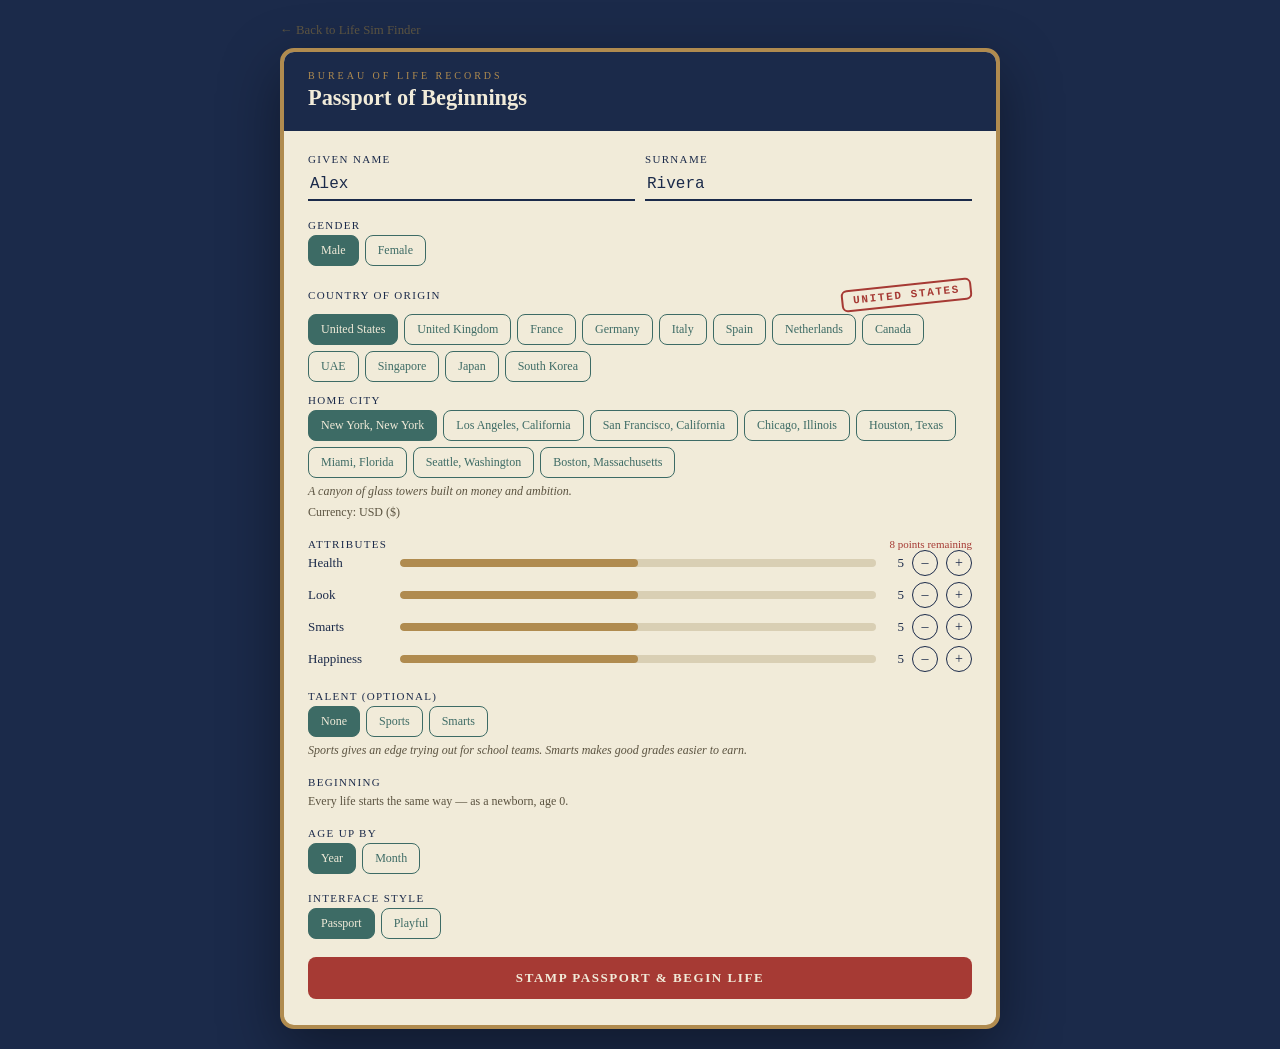
<file: game.html>
<!DOCTYPE html>
<html lang="en">
<head>
<meta charset="UTF-8">
<meta name="viewport" content="width=device-width, initial-scale=1.0, viewport-fit=cover">
<title>Lifeline — A Life Simulator</title>
<meta name="theme-color" content="#1B2A4A">
<meta name="mobile-web-app-capable" content="yes">
<meta name="apple-mobile-web-app-capable" content="yes">
<meta name="apple-mobile-web-app-status-bar-style" content="black-translucent">
<meta name="apple-mobile-web-app-title" content="Lifeline">
<link rel="manifest" href="manifest.webmanifest">
<link rel="apple-touch-icon" href="[data-uri]">
<link rel="icon" href="icons/icon-192.png">
<style>
  :root {
    --ink: #1B2A4A; --paper: #F1EBD9; --gold: #B08B4F; --stamp: #A63A34; --teal: #3D6B65;
    --border: #d9cfb4; --divider: #e3d9bc; --muted: #5b5340; --muted2: #4a4432;
    --faded: #c9c1a6; --locked: #9a9a8a; --hilite: #fff8e8; --font: Georgia, 'Times New Roman', serif;
  }
  :root[data-ui-theme="playful"] {
    --ink: #37325A; --paper: #FBF3EA; --gold: #F2A93C; --stamp: #8467E0; --teal: #34B8A6;
    --border: #ECDCCB; --divider: #F3E6D8; --muted: #8D86A3; --muted2: #6C6488;
    --faded: #DCD2EC; --locked: #C6BEDA; --hilite: #FCEEDD;
    --hue-job: #8467E0; --hue-love: #F2668B; --hue-activity: #34B8A6;
    --hue-money: #F2A93C; --hue-shop: #4C9FE0; --hue-keys: #4CBB7A;
    --hue-health: #EE6F62; --hue-look: #F2668B; --hue-smarts: #4C9FE0; --hue-happy: #F2A93C;
    --font: 'Trebuchet MS', 'Segoe UI Rounded', 'Nunito', Verdana, sans-serif;
  }
  * { box-sizing: border-box; }
  /* ---- playful theme: rounder, bouncier shapes ---- */
  [data-ui-theme="playful"] .frame { border-width: 0; border-radius: 28px; box-shadow: 0 14px 0 rgba(45,42,69,.08), 0 24px 55px rgba(123,77,255,.28); }
  [data-ui-theme="playful"] .topbar { background: var(--stamp); border-radius: 28px 28px 0 0; }
  [data-ui-theme="playful"] .eyebrow { color: rgba(255,255,255,.75); }
  [data-ui-theme="playful"] .topbar .sub { color: rgba(255,255,255,.75); }
  [data-ui-theme="playful"] button.tile { border-radius: 18px; border-width: 2px; transition: transform .12s ease; }
  [data-ui-theme="playful"] button.tile:active { transform: scale(.96); }
  [data-ui-theme="playful"] button.tile .icon { border-radius: 12px; }
  [data-ui-theme="playful"] .btn-primary { border-radius: 999px; box-shadow: 0 5px 0 rgba(0,0,0,.18); transition: transform .08s ease; }
  [data-ui-theme="playful"] .btn-primary:active { transform: translateY(3px); box-shadow: 0 2px 0 rgba(0,0,0,.18); }
  [data-ui-theme="playful"] .btn-line { border-radius: 14px; border-width: 2px; font-weight: 700; }
  [data-ui-theme="playful"] .btn-chip { border-radius: 999px; border-width: 2px; font-weight: 700; }
  [data-ui-theme="playful"] .round-btn { border-radius: 999px; border-width: 2px; }
  [data-ui-theme="playful"] .stamp-badge { transform: rotate(0deg); border-radius: 999px; border-width: 2px; }
  [data-ui-theme="playful"] .overlay-card { border-radius: 24px; border-width: 0; box-shadow: 0 20px 60px rgba(45,42,69,.4); }
  [data-ui-theme="playful"] .overlay-close { border-radius: 999px; border-width: 2px; }
  [data-ui-theme="playful"] .row-item .ricon { border-radius: 10px; }
  [data-ui-theme="playful"] .propcard { border-radius: 16px; border-width: 2px; }
  [data-ui-theme="playful"] .statbar-fill, [data-ui-theme="playful"] .perf-fill { border-radius: 999px; }
  [data-ui-theme="playful"] .tile-occupation .icon { background: var(--hue-job); }
  [data-ui-theme="playful"] .tile-relationships .icon { background: var(--hue-love); }
  [data-ui-theme="playful"] .tile-activities .icon { background: var(--hue-activity); }
  [data-ui-theme="playful"] .tile-assets .icon { background: var(--hue-money); }
  [data-ui-theme="playful"] .tile-shopping .icon { background: var(--hue-shop); }
  [data-ui-theme="playful"] .tile-licenses .icon { background: var(--hue-keys); }
  [data-ui-theme="playful"] .stat-health .statbar-fill { background: var(--hue-health); }
  [data-ui-theme="playful"] .stat-look .statbar-fill { background: var(--hue-look); }
  [data-ui-theme="playful"] .stat-smarts .statbar-fill { background: var(--hue-smarts); }
  [data-ui-theme="playful"] .stat-happiness .statbar-fill { background: var(--hue-happy); }
  @media (prefers-reduced-motion: reduce) {
    [data-ui-theme="playful"] button.tile, [data-ui-theme="playful"] .btn-primary { transition: none; }
  }
  body { margin: 0; min-height: 100vh; background: var(--ink); font-family: var(--font); }
  a.back-link { color: var(--muted); font-size: .8rem; text-decoration: none; }
  .center-wrap { display: flex; align-items: center; justify-content: center; min-height: 100vh; padding: 20px; }
  .frame { width: 100%; max-width: 720px; border-radius: 14px; overflow: hidden; border: 4px solid var(--gold);
    background: var(--paper); box-shadow: 0 20px 60px rgba(0,0,0,.4); }
  .topbar { background: var(--ink); padding: 18px 24px; display: flex; justify-content: space-between; align-items: flex-start; gap: 12px; }
  .eyebrow { text-transform: uppercase; letter-spacing: .3em; font-size: 10px; color: var(--gold); margin: 0; }
  .topbar h1 { color: var(--paper); font-size: 1.4rem; margin: 4px 0 2px; }
  .topbar .sub { color: var(--faded); font-size: 11px; background: none; border: none; cursor: pointer; padding: 0; text-align: left; }
  .topbar .cash { color: var(--paper); font-weight: 700; font-size: 1.05rem; text-align: right; }
  .topbar .agev { color: var(--gold); font-size: 10px; text-transform: uppercase; letter-spacing: .2em; text-align: right; margin-top: 4px; }
  .content { padding: 22px 24px 26px; }
  .statbars { display: flex; flex-direction: column; gap: 8px; margin-bottom: 16px; }
  .statbar-row { display: flex; align-items: center; gap: 8px; font-size: 13px; }
  .statbar-row .lbl { width: 84px; flex-shrink: 0; color: var(--ink); }
  .statbar-track { flex: 1; height: 8px; border-radius: 999px; background: var(--border); overflow: hidden; }
  .statbar-fill { height: 100%; border-radius: 999px; background: var(--gold); }
  .statbar-row .val { width: 20px; text-align: right; color: var(--ink); }
  .perf-row { margin-bottom: 8px; }
  .perf-label { display: flex; justify-content: space-between; font-size: 12px; color: var(--muted); margin-bottom: 3px; }
  .perf-track { height: 7px; border-radius: 999px; background: var(--border); overflow: hidden; }
  .perf-fill { height: 100%; border-radius: 999px; background: var(--stamp); }
  .tile-grid { display: grid; grid-template-columns: 1fr 1fr; gap: 8px; margin-bottom: 14px; }
  button.tile { display: flex; flex-direction: column; align-items: center; gap: 6px; padding: 12px 8px; border-radius: 8px;
    border: 1px solid var(--border); background: transparent; cursor: pointer; font: inherit; }
  button.tile .icon { width: 34px; height: 34px; border-radius: 999px; display: flex; align-items: center; justify-content: center;
    background: var(--teal); font-size: 16px; }
  button.tile.accent .icon { background: var(--stamp); }
  button.tile .tlabel { font-size: 11px; text-transform: uppercase; letter-spacing: .1em; color: var(--ink); }
  button { font: inherit; cursor: pointer; border-radius: 8px; }
  button:focus-visible { outline: 2px solid var(--stamp); outline-offset: 2px; }
  .btn-primary { width: 100%; padding: 13px; border: none; border-radius: 8px; background: var(--stamp); color: var(--paper);
    font-weight: 700; text-transform: uppercase; letter-spacing: .12em; font-size: 13px; }
  .btn-line { display: block; width: 100%; text-align: left; padding: 10px 14px; border-radius: 8px; border: 1px solid var(--teal);
    background: transparent; color: var(--teal); font-size: 14px; margin-bottom: 8px; }
  .btn-line:disabled { opacity: .5; cursor: not-allowed; }
  .btn-chip { padding: 7px 12px; border-radius: 8px; border: 1px solid var(--teal); background: transparent; color: var(--teal); font-size: 12px; }
  .btn-chip.active { background: var(--teal); color: var(--paper); }
  .chip-wrap { display: flex; flex-wrap: wrap; gap: 6px; }
  .row-item { display: flex; align-items: center; gap: 10px; padding: 10px 2px; border-bottom: 1px solid var(--divider); }
  .row-item .ricon { width: 30px; height: 30px; border-radius: 999px; background: var(--teal); flex-shrink: 0;
    display: flex; align-items: center; justify-content: center; font-size: 14px; }
  .row-item .rtext { flex: 1; min-width: 0; }
  .row-item .rtext p.rlabel { margin: 0; font-size: 13px; color: var(--ink); }
  .row-item .rtext p.rval { margin: 1px 0 0; font-size: 11.5px; color: var(--muted); }
  .row-btn { width: 100%; text-align: left; background: transparent; border: none; padding: 0; }
  .row-btn:disabled { opacity: .5; cursor: not-allowed; }
  .page-title { font-size: 15px; color: var(--ink); margin: 0 0 10px; }
  .section-label { font-size: 11px; text-transform: uppercase; letter-spacing: .12em; color: var(--gold); margin: 14px 0 6px; }
  .diary { max-height: 320px; overflow-y: auto; }
  .diary p { font-size: 12.5px; color: var(--muted2); margin: 0 0 6px; }
  .diary .dage { font-weight: 700; color: var(--stamp); }
  .back-row { margin-bottom: 12px; }
  .back-btn { background: none; border: none; color: var(--muted); font-size: 12px; padding: 0; cursor: pointer; }
  .stamp-badge { display: inline-block; transform: rotate(-6deg); border: 2px solid var(--stamp); border-radius: 6px;
    padding: 3px 10px; font-size: 11px; font-weight: 700; letter-spacing: .15em; text-transform: uppercase; color: var(--stamp);
    font-family: 'Courier New', monospace; }
  label.field-label { font-size: 11px; text-transform: uppercase; letter-spacing: .12em; color: var(--ink); display: block; margin-bottom: 4px; }
  input.text-input { width: 100%; background: transparent; border: none; border-bottom: 2px solid var(--ink); outline: none;
    padding: 6px 2px; font-size: 16px; color: var(--ink); font-family: 'Courier New', monospace; }
  .grid2 { display: grid; grid-template-columns: 1fr 1fr; gap: 10px; }
  .create-section { margin-bottom: 18px; }
  .flavor { font-size: 12px; font-style: italic; color: var(--muted); margin: 6px 0 0; }
  .stat-adjust { display: flex; align-items: center; gap: 8px; margin-bottom: 6px; }
  .stat-adjust .statbar-row { flex: 1; }
  .round-btn { width: 26px; height: 26px; border-radius: 999px; border: 1px solid var(--ink); background: transparent; color: var(--ink); font-size: 14px; }
  .overlay { position: fixed; inset: 0; background: rgba(10,10,20,.7); display: flex; align-items: center; justify-content: center;
    padding: 20px; z-index: 60; }
  .overlay-card { width: 100%; max-width: 480px; max-height: 85vh; overflow-y: auto; background: var(--paper); border: 3px solid var(--gold); border-radius: 12px; padding: 22px; }
  .overlay-eyebrow { font-size: 11px; text-transform: uppercase; letter-spacing: .12em; color: var(--gold); margin: 0 0 8px; }
  .overlay-text { font-size: 15px; color: var(--ink); line-height: 1.5; margin: 0 0 14px; }
  .overlay-close { display: block; width: 100%; padding: 10px; border-radius: 8px; border: 1px solid var(--locked); background: transparent;
    color: var(--muted); font-size: 13px; margin-top: 10px; }
  .net-line { display: flex; justify-content: space-between; font-size: 14px; color: var(--ink); padding: 8px 0; border-bottom: 1px solid var(--divider); }
  .pp-row { display: flex; justify-content: space-between; font-size: 13px; color: var(--ink); margin-bottom: 2px; }
  .overlay-card input[type="range"] { width: 100%; margin: 4px 0 14px; accent-color: var(--stamp); }
  .end-title { color: var(--paper); font-size: 1.5rem; margin: 4px 0 0; }
  .propcard { border: 1px solid var(--border); border-radius: 8px; padding: 10px 12px; margin-bottom: 8px; }
  .propcard p { margin: 0 0 8px; font-size: 13px; color: var(--ink); }
  .propcard .two-btn { display: flex; gap: 8px; }
  .propcard .two-btn button { flex: 1; padding: 7px; font-size: 11.5px; border-radius: 6px; border: 1px solid var(--teal); background: transparent; color: var(--teal); }
  @media (max-width: 480px) { .grid2 { grid-template-columns: 1fr; } .tile-grid { grid-template-columns: 1fr 1fr; } }
</style>
</head>
<body>
<div class="center-wrap"><div style="width:100%;max-width:720px;">
  <a class="back-link" href="index.html">&larr; Back to Life Sim Finder</a>
  <div id="root" style="margin-top:10px;"></div>
</div></div>
<script>
/* ============================== UTILS ============================== */
const clamp01 = (v) => Math.max(0, Math.min(1, v));
const clampStat = (v) => Math.max(1, Math.min(10, v));
const clamp100 = (v) => Math.max(0, Math.min(100, v));
const randInt = (min, max) => Math.floor(Math.random() * (max - min + 1)) + min;
const randChoice = (arr) => arr[randInt(0, arr.length - 1)];
const esc = (s) => String(s).replace(/[&<>"']/g, (m) => ({ "&": "&amp;", "<": "&lt;", ">": "&gt;", '"': "&quot;", "'": "&#39;" }[m]));

/* ============================== DATA ============================== */

const DEGREES = [
  "Accounting", "Agriculture", "Architecture", "Art", "Biology", "Business",
  "Communications", "Computer Science", "Economics", "Education", "Engineering",
  "Environmental Science", "Finance", "Fine Arts", "Health Sciences", "History", "Hospitality",
  "Information Technology", "Journalism", "Law", "Linguistics", "Mathematics",
  "Music", "Nursing", "Philosophy", "Physics", "Political Science", "Psychology", "Science",
];

const DEGREE_QUALIFIES = {
  "Accounting": ["Accountant", "Auditor"],
  "Agriculture": ["Farmer", "Environmental Consultant", "Agricultural Scientist"],
  "Architecture": ["Architect", "Civil Engineer", "Urban Planner", "Interior Designer"],
  "Art": ["Gallery Artist", "Art Director", "Interior Designer"],
  "Biology": ["Physician", "Research Scientist", "Nurse", "Lab Scientist"],
  "Business": ["Finance Analyst", "Hotel Manager", "Accountant", "HR Manager", "Actuary"],
  "Communications": ["Journalist", "Political Aide", "Copywriter", "Diplomat"],
  "Computer Science": ["Software Engineer", "Data Scientist", "IT Consultant"],
  "Economics": ["Finance Analyst", "Political Aide", "Actuary"],
  "Education": ["Teacher", "Music Teacher", "School Counselor"],
  "Engineering": ["Architect", "Software Engineer", "Research Scientist", "Civil Engineer", "Data Scientist"],
  "Environmental Science": ["Research Scientist", "Farmer", "Environmental Consultant", "Agricultural Scientist", "Urban Planner"],
  "Finance": ["Finance Analyst", "Actuary", "Accountant"],
  "Fine Arts": ["Gallery Artist", "Musician", "Art Director", "Music Teacher"],
  "Health Sciences": ["Physician", "Nurse", "Lab Scientist"],
  "History": ["Teacher", "Civil Servant", "Diplomat"],
  "Hospitality": ["Hotel Manager", "Chef", "HR Manager"],
  "Information Technology": ["Software Engineer", "Data Scientist", "IT Consultant"],
  "Journalism": ["Journalist", "Copywriter"],
  "Law": ["Corporate Lawyer", "Civil Servant", "Diplomat"],
  "Linguistics": ["Translator", "Teacher", "Diplomat", "Copywriter"],
  "Mathematics": ["Finance Analyst", "Research Scientist", "Actuary", "Data Scientist"],
  "Music": ["Musician", "Music Teacher", "Sound Engineer"],
  "Nursing": ["Nurse", "Lab Scientist"],
  "Philosophy": ["Civil Servant", "Teacher", "Diplomat"],
  "Physics": ["Research Scientist", "Data Scientist", "Lab Scientist"],
  "Political Science": ["Civil Servant", "Political Aide", "Diplomat", "Urban Planner"],
  "Psychology": ["Psychologist", "School Counselor", "HR Manager"],
  "Science": ["Research Scientist", "Lab Scientist", "Data Scientist", "Environmental Consultant", "Agricultural Scientist"],
};

const JOB_TRACKS = {
  "Finance Analyst": [{ title: "Banking Analyst", salary: 100000 }, { title: "Banking Associate", salary: 175000 }, { title: "Investment Banker", salary: 220000 }, { title: "Managing Director", salary: 400000 }],
  "Accountant": [{ title: "Staff Accountant", salary: 55000 }, { title: "Accountant", salary: 70000 }, { title: "Senior Accountant", salary: 90000 }, { title: "Accounting Manager", salary: 115000 }],
  "Corporate Lawyer": [{ title: "Associate Attorney", salary: 95000 }, { title: "Corporate Lawyer", salary: 150000 }, { title: "Senior Partner", salary: 260000 }],
  "Software Engineer": [{ title: "Junior Software Engineer", salary: 75000 }, { title: "Software Engineer", salary: 105000 }, { title: "Senior Software Engineer", salary: 145000 }, { title: "Engineering Manager", salary: 180000 }],
  "Architect": [{ title: "Junior Architect", salary: 55000 }, { title: "Architect", salary: 75000 }, { title: "Senior Architect", salary: 105000 }],
  "Physician": [{ title: "Medical Resident", salary: 60000 }, { title: "Physician", salary: 195000 }, { title: "Senior Physician", salary: 240000 }],
  "Nurse": [{ title: "Registered Nurse", salary: 65000 }, { title: "Senior Nurse", salary: 80000 }, { title: "Nurse Practitioner", salary: 110000 }],
  "Gallery Artist": [{ title: "Emerging Artist", salary: 28000 }, { title: "Gallery Artist", salary: 42000 }, { title: "Established Artist", salary: 75000 }],
  "Hotel Manager": [{ title: "Front Desk Supervisor", salary: 38000 }, { title: "Assistant Hotel Manager", salary: 52000 }, { title: "Hotel Manager", salary: 75000 }],
  "Civil Servant": [{ title: "Junior Civil Servant", salary: 40000 }, { title: "Civil Servant", salary: 55000 }, { title: "Senior Civil Servant", salary: 80000 }],
  "Research Scientist": [{ title: "Research Assistant", salary: 45000 }, { title: "Research Scientist", salary: 75000 }, { title: "Principal Scientist", salary: 115000 }],
  "Teacher": [{ title: "Teaching Assistant", salary: 30000 }, { title: "Teacher", salary: 48000 }, { title: "Senior Teacher", salary: 62000 }],
  "Chef": [{ title: "Line Cook", salary: 30000 }, { title: "Sous Chef", salary: 42000 }, { title: "Head Chef", salary: 68000 }],
  "Journalist": [{ title: "Junior Reporter", salary: 35000 }, { title: "Journalist", salary: 50000 }, { title: "Senior Correspondent", salary: 78000 }],
  "Psychologist": [{ title: "Assistant Psychologist", salary: 42000 }, { title: "Psychologist", salary: 72000 }, { title: "Senior Psychologist", salary: 100000 }],
  "Farmer": [{ title: "Farmhand", salary: 28000 }, { title: "Farmer", salary: 42000 }, { title: "Farm Owner", salary: 62000 }],
  "Translator": [{ title: "Junior Translator", salary: 35000 }, { title: "Translator", salary: 50000 }, { title: "Senior Translator", salary: 68000 }],
  "Political Aide": [{ title: "Campaign Staffer", salary: 32000 }, { title: "Political Aide", salary: 50000 }, { title: "Chief of Staff", salary: 92000 }],
  "Musician": [{ title: "Session Musician", salary: 25000 }, { title: "Musician", salary: 40000 }, { title: "Recording Artist", salary: 78000 }],
  "Retail Associate": [{ title: "Retail Associate", salary: 26000 }, { title: "Store Supervisor", salary: 34000 }, { title: "Store Manager", salary: 48000 }],
  "Warehouse Worker": [{ title: "Warehouse Associate", salary: 28000 }, { title: "Warehouse Supervisor", salary: 38000 }, { title: "Warehouse Manager", salary: 52000 }],
  "Delivery Driver": [{ title: "Delivery Driver", salary: 30000 }, { title: "Lead Driver", salary: 36000 }, { title: "Fleet Supervisor", salary: 45000 }],
  "Construction Worker": [{ title: "Construction Laborer", salary: 32000 }, { title: "Skilled Tradesperson", salary: 48000 }, { title: "Site Foreman", salary: 62000 }],
  "Customer Service Rep": [{ title: "Customer Service Rep", salary: 29000 }, { title: "Team Lead", salary: 38000 }, { title: "Support Manager", salary: 50000 }],
  "Security Guard": [{ title: "Security Guard", salary: 28000 }, { title: "Senior Security Officer", salary: 36000 }, { title: "Security Supervisor", salary: 46000 }],
  "Veterinarian": [{ title: "Associate Veterinarian", salary: 75000 }, { title: "Veterinarian", salary: 100000 }, { title: "Senior Veterinarian", salary: 135000 }],
  "Dentist": [{ title: "Associate Dentist", salary: 90000 }, { title: "Dentist", salary: 160000 }, { title: "Practice Owner Dentist", salary: 220000 }],
  "Pharmacist": [{ title: "Staff Pharmacist", salary: 95000 }, { title: "Pharmacist", salary: 120000 }, { title: "Pharmacy Manager", salary: 145000 }],
  "Auditor": [{ title: "Junior Auditor", salary: 48000 }, { title: "Auditor", salary: 68000 }, { title: "Senior Auditor", salary: 95000 }],
  "Environmental Consultant": [{ title: "Junior Environmental Consultant", salary: 42000 }, { title: "Environmental Consultant", salary: 62000 }, { title: "Senior Environmental Consultant", salary: 88000 }],
  "Agricultural Scientist": [{ title: "Agricultural Technician", salary: 36000 }, { title: "Agricultural Scientist", salary: 58000 }, { title: "Senior Agricultural Scientist", salary: 82000 }],
  "Civil Engineer": [{ title: "Junior Civil Engineer", salary: 58000 }, { title: "Civil Engineer", salary: 80000 }, { title: "Senior Civil Engineer", salary: 110000 }],
  "Urban Planner": [{ title: "Junior Urban Planner", salary: 48000 }, { title: "Urban Planner", salary: 68000 }, { title: "Senior Urban Planner", salary: 92000 }],
  "Interior Designer": [{ title: "Junior Interior Designer", salary: 38000 }, { title: "Interior Designer", salary: 55000 }, { title: "Senior Interior Designer", salary: 80000 }],
  "Art Director": [{ title: "Junior Designer", salary: 35000 }, { title: "Art Director", salary: 58000 }, { title: "Creative Director", salary: 92000 }],
  "Lab Scientist": [{ title: "Lab Technician", salary: 38000 }, { title: "Lab Scientist", salary: 55000 }, { title: "Lab Director", salary: 85000 }],
  "Data Scientist": [{ title: "Junior Data Analyst", salary: 70000 }, { title: "Data Scientist", salary: 100000 }, { title: "Senior Data Scientist", salary: 140000 }],
  "IT Consultant": [{ title: "IT Support Specialist", salary: 50000 }, { title: "IT Consultant", salary: 80000 }, { title: "Senior IT Consultant", salary: 115000 }],
  "Actuary": [{ title: "Actuarial Analyst", salary: 65000 }, { title: "Actuary", salary: 95000 }, { title: "Senior Actuary", salary: 140000 }],
  "Music Teacher": [{ title: "Music Instructor", salary: 32000 }, { title: "Music Teacher", salary: 46000 }, { title: "Senior Music Teacher", salary: 60000 }],
  "Sound Engineer": [{ title: "Assistant Sound Engineer", salary: 30000 }, { title: "Sound Engineer", salary: 48000 }, { title: "Senior Sound Engineer", salary: 68000 }],
  "School Counselor": [{ title: "School Counselor Assistant", salary: 34000 }, { title: "School Counselor", salary: 52000 }, { title: "Senior School Counselor", salary: 70000 }],
  "HR Manager": [{ title: "HR Coordinator", salary: 40000 }, { title: "HR Manager", salary: 65000 }, { title: "Senior HR Manager", salary: 95000 }],
  "Copywriter": [{ title: "Junior Copywriter", salary: 34000 }, { title: "Copywriter", salary: 50000 }, { title: "Senior Copywriter", salary: 72000 }],
  "Diplomat": [{ title: "Foreign Service Officer", salary: 48000 }, { title: "Diplomat", salary: 78000 }, { title: "Senior Diplomat", salary: 115000 }],
};
const NO_DEGREE_JOBS = ["Retail Associate", "Warehouse Worker", "Delivery Driver", "Construction Worker", "Customer Service Rep", "Security Guard"];

const HIGHER_ED_PROGRAMS = {
  medical: { label: "Medical School", years: 4, cost: 200000, qualifyingDegrees: ["Biology", "Health Sciences"], minYearsWorked: 0, unlocksJob: "Physician" },
  law: { label: "Law School", years: 3, cost: 150000, qualifyingDegrees: ["Law", "Political Science", "History", "Philosophy", "Communications", "Economics"], minYearsWorked: 0, unlocksJob: "Corporate Lawyer" },
  grad: { label: "Grad School (Master's/PhD)", years: 2, cost: 60000, qualifyingDegrees: null, minYearsWorked: 0, unlocksJob: null },
  mba: { label: "Business School (MBA)", years: 2, cost: 120000, qualifyingDegrees: null, minYearsWorked: 2, unlocksJob: null },
  vet: { label: "Veterinary School", years: 4, cost: 180000, qualifyingDegrees: ["Biology", "Health Sciences", "Environmental Science", "Agriculture"], minYearsWorked: 0, unlocksJob: "Veterinarian" },
  dental: { label: "Dental School", years: 4, cost: 190000, qualifyingDegrees: ["Biology", "Health Sciences"], minYearsWorked: 0, unlocksJob: "Dentist" },
  pharmacy: { label: "Pharmacy School", years: 4, cost: 160000, qualifyingDegrees: ["Biology", "Health Sciences", "Science"], minYearsWorked: 0, unlocksJob: "Pharmacist" },
};
const HIGHER_ED_REQUIRED_JOBS = {
  "Physician": "medical", "Corporate Lawyer": "law", "Psychologist": "grad", "Research Scientist": "grad",
  "Veterinarian": "vet", "Dentist": "dental", "Pharmacist": "pharmacy",
};
// per-job tier index -> higher-ed credential required to be promoted into (or hired directly into) that tier
const JOB_TIER_HIGHER_ED = {
  "Finance Analyst": { 1: "mba" }, // Banking Associate requires an MBA
};
function tierBlockedByHigherEd(jobBase, tierIndex, ctx) {
  const req = JOB_TIER_HIGHER_ED[jobBase] && JOB_TIER_HIGHER_ED[jobBase][tierIndex];
  return req && ctx.higherEd !== req;
}

const PRO_TRACKS = {
  "Basketball": [{ title: "Pro Basketball Rookie", salary: 1000000 }, { title: "Pro Basketball Starter", salary: 4000000 }, { title: "Pro Basketball All-Star", salary: 12000000 }, { title: "Pro Basketball Superstar", salary: 35000000 }],
  "Baseball": [{ title: "Pro Baseball Rookie", salary: 740000 }, { title: "Pro Baseball Starter", salary: 3000000 }, { title: "Pro Baseball Veteran", salary: 8000000 }, { title: "Pro Baseball All-Star", salary: 20000000 }],
  "American Football": [{ title: "Pro Football Rookie", salary: 750000 }, { title: "Pro Football Starter", salary: 2500000 }, { title: "Pro Football Pro Bowler", salary: 8000000 }, { title: "Pro Football Superstar", salary: 25000000 }],
};

const PILOT_TRACK = [{ title: "First Officer", salary: 75000 }, { title: "Captain", salary: 140000 }, { title: "Senior Captain", salary: 220000 }];

function getTrack(jobBase) { return JOB_TRACKS[jobBase] || PRO_TRACKS[jobBase] || (jobBase === "Pilot" ? PILOT_TRACK : undefined); }

const PILOT_LICENSES = [
  { key: "PPL", label: "Private Pilot License (PPL)", minAge: 18, hours: 60, cost: 15000 },
  { key: "CPL", label: "Commercial Pilot License (CPL)", minAge: 18, hours: 500, cost: 65000 },
  { key: "ATPL", label: "Airline Transport Pilot License (ATPL)", minAge: 21, hours: 1500, cost: 110000 },
];

const AIRLINES = [
  { name: "Timberline Air", prestige: 20, minLicense: 1, mult: 0.9 },
  { name: "Coastal Charter Co.", prestige: 25, minLicense: 1, mult: 1.0 },
  { name: "Continental Skyways", prestige: 55, minLicense: 2, mult: 1.2 },
  { name: "Pacific Crown Airlines", prestige: 65, minLicense: 2, mult: 1.3 },
  { name: "Atlantic Horizon", prestige: 70, minLicense: 2, mult: 1.35 },
  { name: "Zenith Private Jets", prestige: 80, minLicense: 2, mult: 1.6 },
  { name: "Silverline Aviation Charter", prestige: 85, minLicense: 3, mult: 1.8 },
  { name: "Meridian International Airlines", prestige: 95, minLicense: 3, mult: 2.1 },
  { name: "Union Global Air", prestige: 100, minLicense: 3, mult: 2.3 },
];

const CAR_LICENSE_AGE = {
  "United States": 16, "United Kingdom": 17, "France": 18, "Germany": 18, "Italy": 18,
  "Spain": 18, "Netherlands": 18, "Canada": 16, "UAE": 18, "Singapore": 18, "Japan": 18, "South Korea": 18,
};

const DROPOUT_AGE = {
  "United States": 16, "United Kingdom": 16, "France": 16, "Germany": 15, "Italy": 16,
  "Spain": 16, "Netherlands": 16, "Canada": 16, "UAE": 15, "Singapore": 15, "Japan": 15, "South Korea": 16,
};

const PETS = [
  { name: "Dog", cost: 800, happiness: 3 }, { name: "Cat", cost: 500, happiness: 2 },
  { name: "Bird", cost: 200, happiness: 1 }, { name: "Fish Tank", cost: 100, happiness: 1 },
];

const CAR_STORES = {
  "Value Motors": [{ name: "Used Sedan", price: 8000 }, { name: "Compact Hatchback", price: 12000 }, { name: "Family SUV", price: 22000 }],
  "Prestige Auto": [{ name: "Sports Coupe", price: 45000 }, { name: "Luxury Sedan", price: 65000 }, { name: "Convertible", price: 80000 }],
};

const REAL_ESTATE = {
  "Homefront Realty": [{ name: "Studio Apartment", price: 120000 }, { name: "Two-Bedroom Apartment", price: 220000 }, { name: "Suburban House", price: 350000 }],
  "Prestige Estates": [{ name: "Luxury Condo", price: 650000 }, { name: "Modern Townhouse", price: 900000 }, { name: "Waterfront Estate", price: 2200000 }],
};

const QUESTION_BANK = [
  { q: "Why do you want this role?", options: [{ label: "I'm genuinely passionate about this field", score: 3 }, { label: "It pays well and I need the job", score: 1 }, { label: "I'm not totally sure yet", score: 0 }] },
  { q: "How do you handle pressure and tight deadlines?", options: [{ label: "I stay calm and prioritize", score: 3 }, { label: "I push through with long hours", score: 2 }, { label: "I tend to get stressed", score: 0 }] },
  { q: "Where do you see yourself in five years?", options: [{ label: "Growing into a leadership role here", score: 3 }, { label: "Still learning and improving my craft", score: 2 }, { label: "Not sure, taking it year by year", score: 1 }] },
  { q: "What would you bring to this team?", options: [{ label: "Relevant experience and education", score: 3 }, { label: "I'm a fast learner", score: 2 }, { label: "I work well independently", score: 1 }] },
  { q: "How do you stay organized with multiple tasks?", options: [{ label: "I prioritize and keep a clear system", score: 3 }, { label: "I focus on what's due soonest", score: 2 }, { label: "I handle things as they come up", score: 0 }] },
  { q: "Describe a time you solved a difficult problem.", options: [{ label: "Walked through a real, specific example", score: 3 }, { label: "Gave a general answer about problem-solving", score: 1 }, { label: "Struggled to think of one", score: 0 }] },
  { q: "What does teamwork mean to you?", options: [{ label: "Trusting others and communicating clearly", score: 3 }, { label: "Splitting up work efficiently", score: 2 }, { label: "Doing your own part and not much else", score: 0 }] },
  { q: "How do you handle constructive criticism?", options: [{ label: "I welcome it and adjust quickly", score: 3 }, { label: "I listen, though it stings a bit", score: 2 }, { label: "I get defensive at first", score: 0 }] },
  { q: "Why should we hire you over other candidates?", options: [{ label: "Cited specific, relevant strengths", score: 3 }, { label: "Said you'd work hard to prove yourself", score: 1 }, { label: "Wasn't sure how to answer", score: 0 }] },
  { q: "What's a weakness you're working on?", options: [{ label: "Named a real one with a concrete fix", score: 3 }, { label: "Gave a vague, safe answer", score: 1 }, { label: "Said you don't really have any", score: 0 }] },
];

const COUNTRIES = {
  "United States": { gradingSystem: "gpa", freeCollege: false, parentsPayChance: 0.55, cities: {
    "New York": { state: "New York", bias: { "Finance Analyst": 2.2, "Corporate Lawyer": 1.6, "Architect": 0.5, "Software Engineer": 1.3 }, flavor: "A canyon of glass towers built on money and ambition." },
    "Los Angeles": { state: "California", bias: { "Gallery Artist": 1.8, "Chef": 1.4, "Architect": 1.1 }, flavor: "Sun-bleached sprawl where everyone's got a script in their bag." },
    "San Francisco": { state: "California", bias: { "Software Engineer": 2.3, "Research Scientist": 1.3 }, flavor: "Fog, hills, and a start-up pitch on every corner." },
    "Chicago": { state: "Illinois", bias: { "Architect": 2.0, "Civil Servant": 1.4, "Finance Analyst": 1.2 }, flavor: "Broad shoulders, bold skylines, honest winters." },
    "Houston": { state: "Texas", bias: { "Research Scientist": 1.5, "Civil Servant": 1.2 }, flavor: "Big, humid, and quietly running on oil and rockets." },
    "Miami": { state: "Florida", bias: { "Hotel Manager": 1.8, "Finance Analyst": 1.3 }, flavor: "Neon coastline where money likes to be seen." },
    "Seattle": { state: "Washington", bias: { "Software Engineer": 2.0, "Research Scientist": 1.3, "Architect": 1.1 }, flavor: "Rain, coffee, and code humming behind the clouds." },
    "Boston": { state: "Massachusetts", bias: { "Research Scientist": 1.8, "Corporate Lawyer": 1.4, "Teacher": 1.3 }, flavor: "Old brick and older ideas, a city that loves a lecture hall." },
  } },
  "United Kingdom": { gradingSystem: "letter", freeCollege: false, parentsPayChance: 0.5, cities: {
    "London": { bias: { "Corporate Lawyer": 2.0, "Finance Analyst": 1.7, "Journalist": 1.4, "Architect": 0.6 }, flavor: "Old stone and new money, wig-and-gown formality." },
    "Manchester": { bias: { "Software Engineer": 1.5, "Teacher": 1.3, "Civil Servant": 1.2 }, flavor: "Red brick, football chants, a scrappy tech scene rising." },
    "Edinburgh": { bias: { "Corporate Lawyer": 1.4, "Research Scientist": 1.4, "Civil Servant": 1.3 }, flavor: "Cobblestones and castles above a very serious finance district." },
  } },
  "France": { gradingSystem: "twenty", freeCollege: true, parentsPayChance: 0.6, cities: {
    "Paris": { bias: { "Gallery Artist": 1.8, "Corporate Lawyer": 1.3, "Chef": 1.7, "Architect": 1.2 }, flavor: "Boulevards built for arguing about art and eating well." },
    "Lyon": { bias: { "Chef": 2.0, "Research Scientist": 1.3 }, flavor: "The country's kitchen, unbothered by trends." },
    "Marseille": { bias: { "Chef": 1.5, "Hotel Manager": 1.4 }, flavor: "Sun, sea salt, and a port city's restless hustle." },
  } },
  "Germany": { gradingSystem: "german", freeCollege: true, parentsPayChance: 0.65, cities: {
    "Berlin": { bias: { "Software Engineer": 1.8, "Gallery Artist": 1.4 }, flavor: "Concrete, techno, and a start-up scene in the old bones of the city." },
    "Munich": { bias: { "Architect": 1.5, "Research Scientist": 1.6, "Finance Analyst": 1.2 }, flavor: "Precision engineering with a beer garden attitude." },
    "Frankfurt": { bias: { "Finance Analyst": 2.1, "Corporate Lawyer": 1.5 }, flavor: "Skyscrapers and central banks in an otherwise quiet skyline." },
  } },
  "Italy": { gradingSystem: "percentage", freeCollege: false, parentsPayChance: 0.45, cities: {
    "Milan": { bias: { "Architect": 1.7, "Gallery Artist": 1.6, "Finance Analyst": 1.2 }, flavor: "Fashion houses and finance sharing the same espresso bars." },
    "Rome": { bias: { "Civil Servant": 1.6, "Gallery Artist": 1.4 }, flavor: "Three thousand years of ruins nobody's in a hurry about." },
    "Florence": { bias: { "Gallery Artist": 2.0, "Architect": 1.4 }, flavor: "A city that treats art like infrastructure." },
  } },
  "Spain": { gradingSystem: "percentage", freeCollege: false, parentsPayChance: 0.45, cities: {
    "Madrid": { bias: { "Corporate Lawyer": 1.3, "Chef": 1.4, "Civil Servant": 1.3 }, flavor: "Late dinners and a government that never sleeps either." },
    "Barcelona": { bias: { "Architect": 2.0, "Gallery Artist": 1.5, "Software Engineer": 1.2 }, flavor: "Gaudí's shadow and a coastline full of ideas." },
    "Valencia": { bias: { "Chef": 1.6, "Architect": 1.3 }, flavor: "Orange groves, futuristic architecture, and a slower clock." },
  } },
  "Netherlands": { gradingSystem: "percentage", freeCollege: false, parentsPayChance: 0.55, cities: {
    "Amsterdam": { bias: { "Software Engineer": 1.6, "Architect": 1.3 }, flavor: "Canals, bicycles, and a very practical kind of ambition." },
    "Rotterdam": { bias: { "Architect": 1.8, "Civil Servant": 1.3 }, flavor: "Rebuilt from scratch and proud of every bold new angle." },
  } },
  "Canada": { gradingSystem: "gpa", freeCollege: false, parentsPayChance: 0.5, cities: {
    "Toronto": { bias: { "Finance Analyst": 1.6, "Software Engineer": 1.4, "Civil Servant": 1.2 }, flavor: "Politely ambitious, glass towers over a frozen lake." },
    "Vancouver": { bias: { "Architect": 1.4, "Gallery Artist": 1.3 }, flavor: "Mountains, rain, and film crews on every corner." },
    "Montreal": { bias: { "Gallery Artist": 1.6, "Research Scientist": 1.4, "Chef": 1.3 }, flavor: "Old-world streets with a stubbornly independent culture." },
  } },
  "UAE": { gradingSystem: "switchable", freeCollege: false, parentsPayChance: 0.7, cities: {
    "Dubai": { bias: { "Finance Analyst": 1.8, "Architect": 1.6, "Civil Servant": 1.1 }, flavor: "Built overnight, ambitious by design, tax-free by choice." },
    "Abu Dhabi": { bias: { "Civil Servant": 1.7, "Finance Analyst": 1.5, "Research Scientist": 1.3 }, flavor: "Quieter than its neighbor, run on oil money and long-term plans." },
  } },
  "Singapore": { gradingSystem: "switchable", freeCollege: false, parentsPayChance: 0.65, cities: {
    "Singapore": { bias: { "Finance Analyst": 2.0, "Software Engineer": 1.5, "Civil Servant": 1.4 }, flavor: "A city-state run like a very efficient company." },
    "Sentosa": { bias: { "Hotel Manager": 1.9, "Chef": 1.3 }, flavor: "A resort island bolted onto a business capital." },
  } },
  "Japan": { gradingSystem: "percentage", freeCollege: false, parentsPayChance: 0.55, cities: {
    "Tokyo": { bias: { "Software Engineer": 1.7, "Research Scientist": 1.5, "Corporate Lawyer": 1.2 }, flavor: "Neon order, quiet discipline, trains always on time." },
    "Osaka": { bias: { "Chef": 1.8 }, flavor: "The nation's kitchen with a comedian's sense of humor." },
    "Kyoto": { bias: { "Gallery Artist": 1.8, "Teacher": 1.3 }, flavor: "Temples and tradition, allergic to hurrying." },
  } },
  "South Korea": { gradingSystem: "percentage", freeCollege: false, parentsPayChance: 0.5, cities: {
    "Seoul": { bias: { "Software Engineer": 1.7, "Gallery Artist": 1.3 }, flavor: "Relentless studying, relentless pop culture." },
    "Busan": { bias: { "Hotel Manager": 1.5, "Chef": 1.4, "Research Scientist": 1.2 }, flavor: "Port-city energy with beaches instead of skyscrapers." },
  } },
};

const CURRENCY = {
  "United States": { code: "USD", symbol: "$", rate: 1 }, "United Kingdom": { code: "GBP", symbol: "£", rate: 0.79 },
  "France": { code: "EUR", symbol: "€", rate: 0.92 }, "Germany": { code: "EUR", symbol: "€", rate: 0.92 },
  "Italy": { code: "EUR", symbol: "€", rate: 0.92 }, "Spain": { code: "EUR", symbol: "€", rate: 0.92 },
  "Netherlands": { code: "EUR", symbol: "€", rate: 0.92 }, "Canada": { code: "CAD", symbol: "C$", rate: 1.36 },
  "UAE": { code: "AED", symbol: "د.إ", rate: 3.67 }, "Singapore": { code: "SGD", symbol: "S$", rate: 1.35 },
  "Japan": { code: "JPY", symbol: "¥", rate: 154 }, "South Korea": { code: "KRW", symbol: "₩", rate: 1385 },
};

const TAX_RATE = {
  "United States": 0.25, "United Kingdom": 0.30, "France": 0.35, "Germany": 0.35, "Italy": 0.33, "Spain": 0.30,
  "Netherlands": 0.37, "Canada": 0.28, "UAE": 0.0, "Singapore": 0.15, "Japan": 0.30, "South Korea": 0.24,
};

function formatMoney(usdAmount, country) {
  const cur = CURRENCY[country] || CURRENCY["United States"];
  const local = Math.max(0, usdAmount) * cur.rate;
  return `${cur.symbol}${Math.round(local).toLocaleString()}`;
}
function formatSignedMoney(usdAmount, country) {
  return usdAmount < 0 ? `-${formatMoney(-usdAmount, country)}` : formatMoney(usdAmount, country);
}
function netOfTax(amount, country) {
  const rate = TAX_RATE[country] != null ? TAX_RATE[country] : 0.25;
  return Math.round(amount * (1 - rate));
}
function effectiveGradingSystem(country, curriculum) {
  const sys = COUNTRIES[country].gradingSystem;
  if (sys === "switchable") return curriculum === "gpa" ? "gpa" : "ib";
  return sys;
}
function convertGrade(raw, system) {
  const r = Math.max(0, Math.min(100, raw));
  switch (system) {
    case "gpa": return (r / 100 * 4).toFixed(2) + " GPA";
    case "twenty": return (r / 100 * 20).toFixed(1) + "/20";
    case "german": return (6 - r / 100 * 5).toFixed(1) + " (DE, 1 best)";
    case "ib": return Math.round(1 + r / 100 * 6) + "/7 IB";
    case "letter": { if (r >= 90) return "A*"; if (r >= 80) return "A"; if (r >= 70) return "B"; if (r >= 60) return "C"; if (r >= 50) return "D"; return "U"; }
    default: return Math.round(r) + "%";
  }
}
function sportsForCountry(country) {
  return (country === "United States" || country === "Canada") ? ["Baseball", "Basketball", "American Football"] : ["Football", "Basketball"];
}

const HOUSING_OPTIONS = [
  { label: "Shared room", monthly: 500 }, { label: "Studio apartment", monthly: 1100 },
  { label: "One-bedroom apartment", monthly: 1700 }, { label: "House", monthly: 2600 },
];

const SUBJECTS = ["Math", "Science", "English", "History", "Foreign Language"];
const SUBJECT_QUESTIONS = {
  "Math": [
    { q: "What is 12 × 8?", options: [{ label: "96", correct: true }, { label: "86", correct: false }, { label: "108", correct: false }] },
    { q: "Solve for x: 2x + 4 = 12", options: [{ label: "x = 4", correct: true }, { label: "x = 6", correct: false }, { label: "x = 8", correct: false }] },
    { q: "What is the square root of 81?", options: [{ label: "9", correct: true }, { label: "8", correct: false }, { label: "7", correct: false }] },
    { q: "What is 15% of 200?", options: [{ label: "30", correct: true }, { label: "20", correct: false }, { label: "45", correct: false }] },
  ],
  "Science": [
    { q: "What planet is known as the Red Planet?", options: [{ label: "Mars", correct: true }, { label: "Venus", correct: false }, { label: "Jupiter", correct: false }] },
    { q: "What gas do plants absorb from the air?", options: [{ label: "Carbon dioxide", correct: true }, { label: "Oxygen", correct: false }, { label: "Nitrogen", correct: false }] },
    { q: "What is the chemical symbol for water?", options: [{ label: "H2O", correct: true }, { label: "CO2", correct: false }, { label: "O2", correct: false }] },
    { q: "What force pulls objects toward Earth?", options: [{ label: "Gravity", correct: true }, { label: "Friction", correct: false }, { label: "Magnetism", correct: false }] },
  ],
  "English": [
    { q: "What is a synonym for 'happy'?", options: [{ label: "Joyful", correct: true }, { label: "Sad", correct: false }, { label: "Angry", correct: false }] },
    { q: "Which word is a noun?", options: [{ label: "Table", correct: true }, { label: "Quickly", correct: false }, { label: "Run", correct: false }] },
    { q: "What punctuation ends a question?", options: [{ label: "Question mark", correct: true }, { label: "Period", correct: false }, { label: "Comma", correct: false }] },
    { q: "What is the past tense of 'go'?", options: [{ label: "Went", correct: true }, { label: "Goed", correct: false }, { label: "Going", correct: false }] },
  ],
  "History": [
    { q: "In what year did World War II end?", options: [{ label: "1945", correct: true }, { label: "1939", correct: false }, { label: "1918", correct: false }] },
    { q: "Who was the first President of the United States?", options: [{ label: "George Washington", correct: true }, { label: "Abraham Lincoln", correct: false }, { label: "Thomas Jefferson", correct: false }] },
    { q: "Which ancient civilization built the pyramids of Giza?", options: [{ label: "Egyptians", correct: true }, { label: "Romans", correct: false }, { label: "Greeks", correct: false }] },
    { q: "The Cold War was primarily between the US and which country?", options: [{ label: "Soviet Union", correct: true }, { label: "China", correct: false }, { label: "Germany", correct: false }] },
  ],
  "Foreign Language": [
    { q: "How do you say 'hello' in Spanish?", options: [{ label: "Hola", correct: true }, { label: "Ciao", correct: false }, { label: "Bonjour", correct: false }] },
    { q: "What does 'merci' mean in French?", options: [{ label: "Thank you", correct: true }, { label: "Please", correct: false }, { label: "Sorry", correct: false }] },
    { q: "How do you say 'friend' in French?", options: [{ label: "Ami", correct: true }, { label: "Amigo", correct: false }, { label: "Freund", correct: false }] },
    { q: "What does 'gracias' mean?", options: [{ label: "Thank you", correct: true }, { label: "Goodbye", correct: false }, { label: "Hello", correct: false }] },
  ],
};

const GENDERS = ["Male", "Female"];
const NEWS_TEMPLATES = [
  (loc, n) => `A natural disaster affected ${n} people in ${loc}.`,
  (loc, n) => `Markets in ${loc} dropped sharply, wiping out $${n}M in value.`,
  (loc, n) => `A new tech breakthrough was announced in ${loc}.`,
  (loc, n) => `Protests broke out across ${loc} over new policies.`,
  (loc, n) => `${loc} celebrated a record medal haul at an international sports event.`,
  (loc, n) => `A major storm displaced ${n} families in ${loc}.`,
  (loc, n) => `A heatwave in ${loc} broke decades-old temperature records.`,
  (loc, n) => `A corruption scandal rocked politics in ${loc}.`,
];
const NEWS_LOCATIONS = Object.keys(COUNTRIES);
function rollNews(ctx) {
  const t = randChoice(NEWS_TEMPLATES);
  const loc = Math.random() < 0.4 ? ctx.country : randChoice(NEWS_LOCATIONS);
  const n = 200 + Math.floor(Math.random() * 4800);
  return `📰 ${t(loc, n)}`;
}

const STAT_KEYS = ["health", "look", "smarts", "happiness"];
const STAT_LABEL = { health: "Health", look: "Look", smarts: "Smarts", happiness: "Happiness" };
const START_POOL = 8;

/* ---- new: sports tournaments, draft ---- */
const TEAM_POOLS = {
  "Basketball": ["Portland Comets", "Austin Marshals", "Denver Ironclads", "Phoenix Vipers", "Atlanta Skyhawks", "Detroit Renegades", "Miami Riptide", "Seattle Voltage"],
  "Baseball": ["Cleveland Anchors", "Kansas City Wildcats", "Milwaukee Foresters", "Nashville Ramblers", "Sacramento Miners", "Baltimore Privateers", "Memphis Kingfish", "Columbus Ironsides"],
  "American Football": ["Charlotte Barons", "Indianapolis Sentinels", "St. Louis Gladiators", "Buffalo Blizzard", "San Diego Mariners", "Cincinnati Foundry", "Tampa Bay Corsairs", "Minneapolis Timberwolves"],
};
const DRAFT_ROUNDS = { "Basketball": 2, "Baseball": 10, "American Football": 7 };

const SPORT_META = {
  "Basketball": { games: 82, leagueSize: 30, positions: ["Point Guard", "Shooting Guard", "Small Forward", "Power Forward", "Center"] },
  "Baseball": { games: 162, leagueSize: 30, positions: ["Pitcher", "Catcher", "First Baseman", "Second Baseman", "Third Baseman", "Shortstop", "Left Fielder", "Center Fielder", "Right Fielder"] },
  "American Football": { games: 17, leagueSize: 32, positions: ["Quarterback", "Running Back", "Wide Receiver", "Tight End", "Linebacker", "Cornerback", "Safety", "Defensive Lineman", "Kicker"] },
};
const FOOTBALL_DEFENSE_POSITIONS = ["Linebacker", "Cornerback", "Safety", "Defensive Lineman"];

const round1 = (v) => Math.round(Math.max(0, v) * 10) / 10;
const round2 = (v) => Math.round(Math.max(0, v) * 100) / 100;
const round3 = (v) => Math.round(Math.max(0, v) * 1000) / 1000;
function ordinal(n) {
  const s = ["th", "st", "nd", "rd"], v = n % 100;
  return n + (s[(v - 20) % 10] || s[v] || s[0]);
}

function computeSeasonRecord(sport, perf) {
  const meta = SPORT_META[sport];
  const winPct = clamp01(0.28 + (perf - 50) / 140 + (Math.random() * 0.12 - 0.06));
  const wins = Math.round(meta.games * winPct);
  const losses = meta.games - wins;
  const finish = Math.max(1, Math.min(meta.leagueSize, Math.round(1 + (1 - winPct) * (meta.leagueSize - 1))));
  let status;
  if (finish === 1) status = Math.random() < 0.55 ? "League Champions" : "Runner-Up";
  else if (finish <= Math.ceil(meta.leagueSize / 3)) status = "Playoff Appearance";
  else if (finish <= Math.ceil((meta.leagueSize * 2) / 3)) status = "Just Missed Playoffs";
  else status = "Missed Playoffs";
  return { games: meta.games, leagueSize: meta.leagueSize, wins, losses, finish, status };
}

function generateSeasonStats(sport, position, perf) {
  const base = clamp01(perf / 100);
  if (sport === "Basketball") {
    const emphasis = {
      "Point Guard": { pts: 0.75, reb: 0.5, ast: 1.7, stl: 1.3, blk: 0.3 },
      "Shooting Guard": { pts: 1.3, reb: 0.6, ast: 0.8, stl: 1.0, blk: 0.3 },
      "Small Forward": { pts: 1.1, reb: 0.9, ast: 0.9, stl: 1.0, blk: 0.5 },
      "Power Forward": { pts: 1.0, reb: 1.3, ast: 0.6, stl: 0.7, blk: 1.0 },
      "Center": { pts: 0.85, reb: 1.6, ast: 0.4, stl: 0.5, blk: 1.7 },
    }[position];
    return {
      "Points per Game": round1(6 + base * 24 * emphasis.pts),
      "Rebounds per Game": round1(2 + base * 10 * emphasis.reb),
      "Assists per Game": round1(1 + base * 9 * emphasis.ast),
      "Steals per Game": round1(0.4 + base * 2.2 * emphasis.stl),
      "Blocks per Game": round1(0.2 + base * 2.4 * emphasis.blk),
    };
  }
  if (sport === "American Football") {
    if (position === "Quarterback") return {
      "Passing Yards/Game": round1(180 + base * 140),
      "Passing TDs/Game": round1(0.8 + base * 1.6),
      "Completion %": round1(55 + base * 15),
      "Interceptions/Game": round1(Math.max(0.2, 1.2 - base * 0.8)),
    };
    if (position === "Running Back") return {
      "Rushing Yards/Game": round1(35 + base * 65),
      "Rushing TDs/Game": round1(0.3 + base * 0.7),
      "Yards per Carry": round1(3.5 + base * 2.2),
    };
    if (position === "Wide Receiver" || position === "Tight End") return {
      "Receptions/Game": round1(2.5 + base * 4.5),
      "Receiving Yards/Game": round1(35 + base * 70),
      "Receiving TDs/Game": round1(0.2 + base * 0.6),
    };
    if (position === "Kicker") return {
      "Field Goals Made/Game": round1(1.0 + base * 1.2),
      "Field Goal %": round1(70 + base * 22),
    };
    return {
      "Tackles/Game": round1(3 + base * 6),
      "Sacks/Game": round1(0.1 + base * 0.9),
      "Interceptions/Game": round1(0.05 + base * 0.3),
    };
  }
  // Baseball
  if (position === "Pitcher") return {
    "ERA": round2(Math.max(1.8, 5.2 - base * 3.0)),
    "Strikeouts (season)": Math.round(90 + base * 140),
    "Wins": Math.round(4 + base * 14),
    "WHIP": round2(Math.max(0.85, 1.55 - base * 0.55)),
  };
  return {
    "Batting Average": round3(0.22 + base * 0.1),
    "Home Runs (season)": Math.round(4 + base * 32),
    "RBIs (season)": Math.round(25 + base * 80),
    "Stolen Bases (season)": Math.round(base * 22),
  };
}

function rollSeasonAward(c, sport, record, position) {
  const perf = c.jobPerformance || 50;
  const candidates = [];
  if (c.proSeasonNumber === 1 && perf >= 55 && Math.random() < 0.4) candidates.push("Rookie of the Year");
  if (record.status === "League Champions" && Math.random() < 0.35) candidates.push("Finals MVP");
  if (perf >= 85 && record.finish <= 3 && Math.random() < 0.25) candidates.push("Most Valuable Player (MVP)");
  if (perf >= 70 && Math.random() < 0.3) candidates.push("All-Star Selection");
  if (perf >= 75 && (sport !== "American Football" || FOOTBALL_DEFENSE_POSITIONS.includes(position)) && Math.random() < 0.2) candidates.push("Defensive Player of the Year");
  return candidates.length ? randChoice(candidates) : null;
}
const TOURNAMENT_TIERS = {
  Regional: { label: "Regional Tournament", rounds: ["Regional Round", "Regional Final"], minRank: null, chanceMod: 0 },
  State: { label: "State Tournament", rounds: ["State Quarterfinal", "State Semifinal", "State Championship"], minRank: 3000, chanceMod: -0.05 },
  National: { label: "National Tournament", rounds: ["National Round", "National Semifinal", "National Championship"], minRank: 300, chanceMod: -0.1 },
};
const MARCH_MADNESS_ROUNDS = ["First Round", "Second Round", "Sweet 16", "Elite Eight", "Final Four", "Championship"];
const NATIONAL_SCHOOL_POOL = 18000;
const COLLEGE_DIVISION_POOL = 350;

const SCHOOL_TYPES = {
  public: { label: "Public School", cost: 0, scholarship: false, desc: "The standard neighborhood school.", requirement: () => true },
  sports: { label: "Sports Academy", cost: 0, scholarship: true, desc: "A specialized athletic program with better coaching, training, and tournament pedigree — admission is an athletic scholarship, free of charge.", requirement: (c) => !!c.madeTeam || c.athleticism >= 6 },
  private: { label: "Private School (Gifted Program)", cost: 0, scholarship: true, desc: "A selective private school for high-achieving students, with stronger academics — admission is an academic scholarship, free of charge.", requirement: (c) => c.smarts >= 7 || c.gradeRaw >= 75 },
};

/* ============================== EVENTS ============================== */
function mk(id, minAge, maxAge, text, choices, opts = {}) {
  return { id, minAge, maxAge, text, choices, once: true, ...opts };
}

const EVENTS = [
  mk("first_crush", 14, 15, (c) => `A classmate keeps finding excuses to talk to you. ${c.first} feels a flutter that's new and confusing.`, [
    { label: "Ask them to hang out", apply: (c) => (c.happiness += 2, c.relationship = "Dating", c.log("Took a chance on a first crush.")) },
    { label: "Keep it to yourself", apply: (c) => (c.smarts += 1, c.log("Kept feelings private, buried in books instead.")) },
  ]),
  mk("bully", 14, 16, (c) => `An older kid starts picking on ${c.first} at school.`, [
    { label: "Stand up to them", apply: (c) => (c.happiness += 1, c.health -= 1, c.log("Stood up to a bully, took a bruise and some pride.")) },
    { label: "Tell a teacher", apply: (c) => (c.happiness += 1, c.log("Reported the bullying and it stopped.")) },
    { label: "Avoid them", apply: (c) => (c.happiness -= 2, c.log("Avoided the bully, dreaded school for a while.")) },
  ]),
  mk("part_time_job", 15, 17, (c) => `A local shop near you is hiring after-school help.`, [
    { label: "Take the job", apply: (c) => (c.wealth += 800, c.happiness -= 1, c.log("Worked an after-school job, saved a bit of money.")) },
    { label: "Pass, enjoy being a teenager", apply: (c) => (c.happiness += 1, c.log("Skipped the job, kept afternoons free.")) },
  ]),
  mk("exam_crunch", 16, 18, (c) => `Finals are coming up and everyone's stressed.`, [
    { label: "Study hard", apply: (c) => (c.smarts += 2, c.gradeRaw = clamp100(c.gradeRaw + 5), c.happiness -= 1, c.log("Crammed hard for finals and it paid off.")) },
    { label: "Coast on natural talent", apply: (c) => { if (c.talent === "smarts") { c.smarts += 1; c.log("Coasted through finals on raw smarts."); } else { c.smarts -= 1; c.gradeRaw = clamp100(c.gradeRaw - 4); c.happiness += 1; c.log("Coasted through finals, grades slipped a little."); } } },
  ]),
  mk("car_accident_teen", 16, 18, (c) => `A friend offers to teach ${c.first} to drive on an empty road out of town.`, [
    { label: "Go for it", apply: (c) => { if (Math.random() < 0.15) { c.health -= 3; c.log("A driving lesson went wrong — a scary fender-bender."); } else { c.happiness += 1; c.log("Learned to drive early, felt like freedom."); } } },
    { label: "Wait for driver's ed", apply: (c) => (c.log("Waited for a proper driving class instead.")) },
  ]),
  mk("football_scout", 13, 17, (c) => `A scout from a football academy has been watching your games and wants to talk.`, [
    { label: "Accept — transfer to the academy", apply: (c) => { c.schoolType = "sports"; c.schoolPerformance = clamp100(c.schoolPerformance + 10); c.happiness += 3; c.log("Got scouted by a football academy and transferred into their program."); updateRankings(); } },
    { label: "Stay at your current school", apply: (c) => (c.log("Turned down interest from a football scout to stay put.")) },
  ], { condition: (c) => c.madeTeam === "American Football" && c.schoolType !== "sports" && c.sportPerformance >= 55 }),
  mk("graduation", 18, 18, (c) => `Graduation day has arrived. The next chapter of ${c.first}'s life is unwritten.`, [
    { label: "Go to college", needsDegree: true, apply: (c) => { c.path = "college"; c.log("Graduated high school and enrolled in college."); } },
    { label: "Start working right away", apply: (c) => { c.path = "work"; c.log("Graduated high school and went straight to work."); } },
  ], { once: true, guaranteed: true, condition: (c) => !c.droppedOutSchool }),
  mk("college_life", 19, 21, (c) => `College life is in full swing.`, [
    { label: "Bury yourself in studying", apply: (c) => (c.smarts += 2, c.gradeRaw = clamp100(c.gradeRaw + 5), c.happiness -= 1, c.log("Buried yourself in coursework.")) },
    { label: "Get involved on campus", apply: (c) => (c.happiness += 2, c.look += 1, c.log("Got involved in campus life, made friends easily.")) },
  ], { condition: (c) => c.path === "college" }),
  mk("early_job_grind", 19, 21, (c) => `The working world is not glamorous yet — long hours, small pay.`, [
    { label: "Grind it out", apply: (c) => (c.wealth += 6000, c.happiness -= 1, c.log("Grinded through early career years.")) },
    { label: "Look for something better", apply: (c) => (c.happiness += 1, c.wealth += 2000, c.log("Kept searching for a better opportunity.")) },
  ], { condition: (c) => c.path === "work" }),
  mk("relationship_offer", 23, 30, (c) => `Someone ${c.first} has been seeing for a while brings up moving in together.`, [
    { label: "Move in together", apply: (c) => (c.happiness += 2, c.relationship = "Living together", c.log("Moved in with a partner.")) },
    { label: "Keep things as they are", apply: (c) => (c.log("Decided to keep living independently for now.")) },
  ]),
  mk("promotion_chance", 26, 60, (c) => `A promotion at work is on the table, but it means more hours.`, [
    { label: "Push for it", apply: (c) => {
        if (!c.jobBase || !getTrack(c.jobBase)) { c.happiness -= 1; c.log("Looked into a promotion, but there's no clear next step here."); return; }
        const track = getTrack(c.jobBase);
        if (c.jobTier >= track.length - 1) { c.happiness += 1; c.log("Already at the top of this career track."); return; }
        if (tierBlockedByHigherEd(c.jobBase, c.jobTier + 1, c)) {
          const req = JOB_TIER_HIGHER_ED[c.jobBase][c.jobTier + 1];
          c.happiness -= 1;
          c.log(`Looked into a promotion to ${track[c.jobTier + 1].title}, but it requires ${HIGHER_ED_PROGRAMS[req].label} first.`);
          return;
        }
        const chance = 0.35 + (c.smarts - 5) * 0.04 + ((c.jobPerformance || 50) - 50) / 250;
        if (Math.random() < chance) {
          c.jobTier += 1;
          const bias = COUNTRIES[c.country].cities[c.city].bias;
          const base = track[c.jobTier].salary;
          const rawCityMult = bias[c.jobBase] || 1;
          const cityMult = 1 + (rawCityMult - 1) * 0.4;
          const variance = 0.97 + Math.random() * 0.06;
          c.salary = Math.round(base * cityMult * variance);
          c.job = track[c.jobTier].title;
          c.happiness += 2;
          c.log(`Promoted to ${c.job}, now earning ${formatMoney(c.salary, c.country)}/yr.`);
        } else { c.happiness -= 2; c.log("Went for a promotion but got passed over."); }
      } },
    { label: "Decline, protect your time", apply: (c) => (c.happiness += 2, c.log("Turned down a promotion to protect personal time.")) },
  ], { once: false, condition: (c) => !!c.job }),
  mk("marriage", 27, 38, (c) => `${c.first} has met someone who feels like a real partner for life.`, [
    { label: "Propose / say yes", apply: (c) => (c.happiness += 4, c.wealth -= 10000, c.relationship = "Married", c.log("Got married in a small, happy ceremony.")) },
    { label: "Stay single for now", apply: (c) => (c.log("Chose to stay single a while longer.")) },
  ]),
  mk("health_scare_adult", 30, 55, (c) => `A routine check-up turns up something concerning.`, [
    { label: "Get treatment and change habits", apply: (c) => (c.health += 1, c.wealth -= 4000, c.log("Faced a health scare and came out more careful.")) },
    { label: "Ignore it and push on", apply: (c) => (c.health -= 3, c.log("Ignored a health warning to keep working.")) },
  ]),
  mk("kids", 28, 40, (c) => `${c.first} is thinking about starting a family.`, [
    { label: "Have a child", apply: (c) => (c.happiness += 3, c.wealth -= 15000, c.log("Welcomed a child into the family.")) },
    { label: "Not right now", apply: (c) => (c.log("Decided not to have children for now.")) },
  ]),
  mk("investment_chance", 30, 50, (c) => `A friend pitches an investment opportunity that sounds almost too good.`, [
    { label: "Invest a chunk of savings", apply: (c) => { if (Math.random() < 0.45) { c.wealth += Math.round(c.wealth * 0.3) + 5000; c.log("An investment paid off nicely."); } else { c.wealth -= Math.min(c.wealth * 0.3, 8000); c.log("An investment fell through, lost some savings."); } } },
    { label: "Pass on it", apply: (c) => (c.log("Passed on a risky investment.")) },
  ]),
  mk("midlife_reflection", 40, 45, (c) => `${c.first} pauses and takes stock of the life built so far.`, [
    { label: "Make a big change", apply: (c) => (c.happiness += 2, c.log("Made a bold midlife career change.")) },
    { label: "Stay the course", apply: (c) => (c.happiness += 1, c.log("Chose stability, stayed the course.")) },
  ]),
  mk("retirement_plan", 55, 60, (c) => `Retirement is starting to feel close.`, [
    { label: "Retire early", apply: (c) => (c.happiness += 3, c.wealth -= 20000, c.retired = true, c.log("Retired early to enjoy life.")) },
    { label: "Keep working", apply: (c) => (c.wealth += 15000, c.log("Kept working past the usual age.")) },
  ]),
  mk("grandkids", 55, 70, (c) => `Family gathers more often these days — the next generation is growing up.`, [
    { label: "Spend all your time with family", apply: (c) => (c.happiness += 3, c.log("Spent golden years surrounded by family.")) },
    { label: "Travel the world instead", apply: (c) => (c.happiness += 2, c.wealth -= 12000, c.log("Spent retirement traveling the world.")) },
  ]),
];

function jobRequiresHigherEd(job, ctx) {
  const required = HIGHER_ED_REQUIRED_JOBS[job];
  return required && ctx.higherEd !== required;
}
const JOB_MARKET_COMPANIES = [
  "Meridian Capital", "Sterling & Co.", "Horizon Group", "Vantage Partners", "Crestview Advisors",
  "Anchor Industries", "Blackwood Associates", "Silverline Holdings", "Bridgeway Partners", "Northgate Corp",
  "Fieldstone Group", "Ashford & Reed", "Lumen Partners", "Cobalt Ventures", "Ridgeline Co.",
  "Ironwood Group", "Pinnacle Partners", "Harborview Industries", "Delacroix & Sons", "Windermere Holdings",
];

function buildJobMarket(ctx) {
  const eligible = ctx.degree && DEGREE_QUALIFIES[ctx.degree] ? DEGREE_QUALIFIES[ctx.degree] : null;
  let pool = eligible || NO_DEGREE_JOBS;
  pool = pool.filter((j) => !jobRequiresHigherEd(j, ctx));
  if (!pool.length) pool = NO_DEGREE_JOBS;
  const postings = [];
  const usedCombos = new Set();
  const pickCompany = (jobBase, tier) => {
    let company, key, attempts = 0;
    do {
      company = randChoice(JOB_MARKET_COMPANIES);
      key = `${jobBase}|${tier}|${company}`;
      attempts++;
    } while (usedCombos.has(key) && attempts < 10);
    usedCombos.add(key);
    return company;
  };
  const cycle = (arr) => { const out = []; while (out.length < 20) out.push(...[...arr].sort(() => Math.random() - 0.5)); return out; };
  const primary = cycle(pool);
  let i = 0;
  while (postings.length < 16 && i < primary.length) { postings.push({ jobBase: primary[i], tier: 0, offTrack: false, company: pickCompany(primary[i], 0) }); i++; }
  if (ctx.smarts >= 7) {
    pool.forEach((j) => { const track = JOB_TRACKS[j]; if (track && track.length > 1 && postings.length < 20 && !tierBlockedByHigherEd(j, 1, ctx)) postings.push({ jobBase: j, tier: 1, offTrack: false, company: pickCompany(j, 1) }); });
  }
  while (postings.length < 20) { const jb = primary[postings.length % primary.length]; postings.push({ jobBase: jb, tier: 0, offTrack: false, company: pickCompany(jb, 0) }); }
  return postings.slice(0, 20);
}

function passChanceFor(ctx, totalScore, posting) {
  let chance = 0.4 + totalScore * 0.06 + (ctx.smarts - 5) * 0.02 + (ctx.look - 5) * 0.01;
  if (posting.tier >= 1) chance -= 0.2;
  if ((ctx.jobPerformance || 50) >= 65) chance += 0.05;
  return Math.min(0.95, Math.max(0.05, chance));
}

function deathChance(age, health) {
  if (age < 60) return Math.max(0, (age - 45)) * 0.0015 + (10 - health) * 0.002;
  return (age - 60) * 0.02 + (10 - health) * 0.01;
}

/* ============================== THEMES ============================== */
function applyThemeVars(mode) {
  document.documentElement.setAttribute("data-ui-theme", mode === "playful" ? "playful" : "passport");
}

/* ============================== STATE ============================== */
let screen = "create";           // create | dashboard | occupation | activities | relationships | assets | shopping | licenses | end
let shoppingSection = "pets";
let character = null;             // finalized creation settings
let ctx = null;                   // mutable life context
let age = 0;
let activeFlow = null;            // {type, ...}
let endResult = null;

let createDraft = {
  first: "Alex", last: "Rivera", gender: "Male", country: "United States", city: "New York",
  curriculum: "ib", talent: null, ageMode: "yearly", uiTheme: "passport",
  stats: { health: 5, look: 5, smarts: 5, happiness: 5 }, pool: START_POOL,
};

function newCtx(char) {
  const c = {
    first: char.first, last: char.last, gender: char.gender, country: char.country, city: char.city,
    curriculum: char.curriculum, talent: char.talent,
    health: char.stats.health, look: char.stats.look, smarts: char.stats.smarts, happiness: char.stats.happiness,
    wealth: char.wealth, path: null, job: null, jobBase: null, jobTier: 0,
    degree: null, uniType: null, salary: 0, employer: null, retired: false, relationship: "Single",
    gradeRaw: clamp100(50 + (char.stats.smarts - 5) * 7),
    athleticism: clampStat(char.talent === "sports" ? 8 : Math.round(3 + char.stats.health * 0.5)),
    madeTeam: null, month: 0, housing: null, schoolType: "public",
    studyUsesThisYear: 0, trainUsesThisYear: 0, partTimeUsesThisYear: 0,
    tournamentUsesThisYear: 0, marchMadnessUsesThisYear: 0, workHardUsesThisYear: 0, schoolTransferUsesThisYear: 0, promotionUsesThisYear: 0,
    proSport: null, proTeam: null, proPosition: null, proSeasonNumber: 0, collegeFootballYears: 0, gradNotified: false,
    premed: false, higherEd: null, higherEdInProgress: null, higherEdGradAge: null, yearsWorked: 0,
    pilot: { licenseLevel: 0, hours: 0, lessonsThisYear: 0 },
    carLicense: false, pilotStudentLicense: false,
    pets: [], cars: [], realEstate: null,
    sportPerformance: 30, schoolPerformance: 15, jobPerformance: 50,
    nationalRank: null, collegeRank: null, trophies: [], marchMadnessRun: null,
    business: null,
    usedEvents: new Set(),
    logEntries: [],
    log(msg) { this.logEntries.push({ age: this.age, msg }); },
  };
  c.age = 0;
  c.log(`${c.first} ${c.last} was born in ${c.city}, ${c.country}.`);
  return c;
}

function programScore(c) {
  return Math.max(0, Math.min(100, c.schoolPerformance * 0.55 + c.sportPerformance * 0.35 + c.trophies.length * 3));
}
const SPORTS_SCHOOL_RANK_FLOOR = 3000;
function updateRankings() {
  const c = ctx;
  if (!c.madeTeam) { c.nationalRank = null; c.collegeRank = null; return; }
  const s = programScore(c);
  c.nationalRank = Math.max(1, Math.min(NATIONAL_SCHOOL_POOL, Math.round(NATIONAL_SCHOOL_POOL * (1 - s / 100))));
  c.collegeRank = Math.max(1, Math.min(COLLEGE_DIVISION_POOL, Math.round(COLLEGE_DIVISION_POOL * (1 - s / 100))));
  if (c.schoolType === "sports") c.nationalRank = Math.min(c.nationalRank, SPORTS_SCHOOL_RANK_FLOOR);
}

function ageBracketLabel(a) {
  if (a < 1) return "Newborn";
  if (a < 5) return "Infant";
  if (a < 11) return "Child";
  if (a < 14) return "Middle Schooler";
  if (a < 18) return "Teenager";
  if (a >= 65) return "Retiree";
  return "Adult";
}
function avatarFor(c, a) {
  if (a < 1) return "👶";
  if (a < 5) return "🧒";
  if (a < 13) return c.gender === "Male" ? "🧑‍🦱" : "👧";
  if (a < 18) return c.gender === "Male" ? "🧑" : "👩‍🦱";
  if (a >= 65) return "🧓";
  return c.gender === "Male" ? "👨" : "👩";
}
function schoolStage(a) { return a < 5 ? "Not in school yet" : a < 11 ? "Elementary School" : a < 14 ? "Middle School" : "High School"; }

function directSportEligible(sport, c, a) {
  if (c.proSport || c.job) return false;
  if (sport === "Basketball" || sport === "Baseball") return a >= 18;
  if (sport === "American Football") return c.collegeFootballYears >= 4;
  return false;
}

function draftEligible(c, a) {
  if (c.proSport || c.job || !c.madeTeam) return null;
  if (c.madeTeam === "Basketball" || c.madeTeam === "Baseball") return a >= 18 ? { sport: c.madeTeam, early: c.path === "college" && !c.uniGraduated } : null;
  if (c.madeTeam === "American Football") {
    if (c.collegeFootballYears >= 4) return { sport: "American Football", early: false };
    if (c.collegeFootballYears >= 3) return { sport: "American Football", early: true };
  }
  return null;
}

/* ---- core loop ---- */
function rollEvent(atAge) {
  const c = ctx;
  c.age = atAge;
  const candidates = EVENTS.filter((e) => atAge >= e.minAge && atAge <= e.maxAge && !(e.once && c.usedEvents.has(e.id)) && (!e.condition || e.condition(c)));
  if (!candidates.length) { render(); return; }
  const guaranteed = candidates.filter((e) => e.guaranteed);
  const pick = randChoice(guaranteed.length ? guaranteed : candidates);
  activeFlow = { type: "event", event: pick };
  render();
}

function chooseEventOption(choice) {
  const c = ctx;
  c.usedEvents.add(activeFlow.event.id);
  choice.apply(c);
  syncStats();
  if (choice.needsDegree) { activeFlow = { type: "degree" }; render(); return; }
  activeFlow = null;
  render();
}

function syncStats() {
  const c = ctx;
  STAT_KEYS.forEach((k) => (c[k] = clampStat(c[k])));
  c.gradeRaw = clamp100(c.gradeRaw);
  c.athleticism = clampStat(c.athleticism);
  c.sportPerformance = clamp100(c.sportPerformance);
  c.jobPerformance = clamp100(c.jobPerformance);
}

function pickDegree(degree) {
  const c = ctx;
  c.degree = degree;
  c.log(`Chose to study ${degree} in college.`);
  if (COUNTRIES[c.country].freeCollege) {
    c.uniType = "state";
    c.log("Public tuition is free — no funding needed.");
    activeFlow = null;
  } else {
    activeFlow = { type: "unitype" };
  }
  render();
}
function chooseUniType(type) {
  const c = ctx;
  c.uniType = type;
  c.log(type === "ivy" ? "Got into an Ivy League school — prestigious, but pricier." : "Enrolled at a state university — solid and affordable.");
  activeFlow = { type: "funding" };
  render();
}
function chooseFunding(type) {
  const c = ctx;
  const info = COUNTRIES[c.country];
  const isIvy = c.uniType === "ivy";
  const loanAmount = isIvy ? 45000 : 15000;
  const parentsChance = info.parentsPayChance * (isIvy ? 0.7 : 1);
  if (type === "parents") {
    if (Math.random() < parentsChance) { c.log("Parents agreed to cover college tuition."); activeFlow = null; }
    else { c.log("Parents couldn't cover tuition — need another plan."); activeFlow = { type: "funding", parentsFailed: true }; }
    render(); return;
  }
  if (type === "academic") c.log("Earned an academic scholarship covering tuition.");
  else if (type === "sports") c.log("Awarded an athletic scholarship covering tuition.");
  else if (type === "loan") { c.wealth -= loanAmount; c.log(`Took out a $${loanAmount.toLocaleString()} student loan to pay for college.`); }
  activeFlow = null;
  render();
}

/* ---- higher education (grad/professional school) ---- */
function higherEdEligible(c, key) {
  const p = HIGHER_ED_PROGRAMS[key];
  if (!c.uniGraduated || c.higherEdInProgress || c.higherEd === key) return false;
  if (p.qualifyingDegrees && !p.qualifyingDegrees.includes(c.degree)) return false;
  if ((c.yearsWorked || 0) < p.minYearsWorked) return false;
  if (key === "medical" && !c.premed && c.gradeRaw < 70) return false;
  return true;
}
function higherEdLockedReason(c, key) {
  const p = HIGHER_ED_PROGRAMS[key];
  if (!c.uniGraduated) return "Requires an undergraduate degree";
  if (c.higherEd === key) return "Already completed";
  if (c.higherEdInProgress) return "Already enrolled elsewhere";
  if (p.qualifyingDegrees && !p.qualifyingDegrees.includes(c.degree)) return `Requires a qualifying degree (${p.qualifyingDegrees.join(", ")})`;
  if ((c.yearsWorked || 0) < p.minYearsWorked) return `Requires ${p.minYearsWorked}+ years of work experience`;
  if (key === "medical" && !c.premed && c.gradeRaw < 70) return "Requires the Pre-Med track or stronger grades";
  return "";
}
function openHigherEdFlow() {
  if (ctx.higherEdInProgress) return;
  activeFlow = { type: "highered" };
  render();
}
function applyHigherEd(key) {
  const c = ctx;
  if (!higherEdEligible(c, key)) return;
  const p = HIGHER_ED_PROGRAMS[key];
  c.wealth -= p.cost;
  c.higherEdInProgress = key;
  c.higherEdGradAge = age + p.years;
  c.log(`Enrolled in ${p.label} — ${formatMoney(p.cost, character.country)} tuition, ${p.years} years.`);
  activeFlow = null;
  render();
}
function declarePremed() {
  const c = ctx;
  if (c.path !== "college" || !["Biology", "Health Sciences"].includes(c.degree) || c.premed) return;
  c.premed = true;
  c.log("Declared the Pre-Med track — a demanding but direct path toward medical school.");
  render();
}

/* ---- study / train / work-harder (once-a-year) ---- */
function openSubjectFlow() { if (ctx.studyUsesThisYear >= 1) return; activeFlow = { type: "subject", step: "pick" }; render(); }
function pickSubject(subject) {
  const bank = SUBJECT_QUESTIONS[subject];
  activeFlow = { type: "subject", step: "question", subject, question: randChoice(bank) };
  render();
}
function answerSubjectQuestion(option) {
  const c = ctx;
  c.studyUsesThisYear = 1;
  if (option.correct) {
    c.gradeRaw = clamp100(c.gradeRaw + (c.schoolType === "private" ? 5 : 3) + (c.talent === "smarts" ? 1 : 0));
    if (Math.random() < (c.schoolType === "private" ? 0.45 : 0.3)) c.smarts += 1;
    c.log(`Answered a ${activeFlow.subject} question correctly and improved your grade.`);
  } else {
    c.log(`Studied ${activeFlow.subject} but got the question wrong — no real progress this time.`);
  }
  syncStats();
  activeFlow = null;
  render();
}

function trainHarder() {
  if (ctx.trainUsesThisYear >= 1) return;
  const c = ctx;
  c.trainUsesThisYear = 1;
  c.athleticism = clampStat(c.athleticism + 1);
  c.sportPerformance = clamp100(c.sportPerformance + (c.schoolType === "sports" ? 12 : 8));
  if (Math.random() < 0.3) c.health = clampStat(c.health + 1);
  c.log(`Trained harder for the ${c.madeTeam} team — your personal performance improved.`);
  updateRankings();
  syncStats();
  render();
}

function workHarder() {
  if (ctx.workHardUsesThisYear >= 1 || !ctx.job) return;
  const c = ctx;
  c.workHardUsesThisYear = 1;
  c.jobPerformance = clamp100(c.jobPerformance + 12);
  c.happiness -= 1;
  c.log(`Worked harder than usual as a ${c.job} — performance improved.`);
  syncStats();
  render();
}

function cycleGender() { const c = ctx; const idx = GENDERS.indexOf(c.gender); c.gender = GENDERS[(idx + 1) % GENDERS.length]; render(); }

function requestPromotion() {
  const c = ctx;
  if (!c.job || c.promotionUsesThisYear >= 1) return;
  c.promotionUsesThisYear = 1;
  const track = getTrack(c.jobBase);
  if (!track || c.jobTier >= track.length - 1) {
    const msg = "Already at the top of this career track.";
    c.log(msg);
    activeFlow = { type: "promotionresult", message: msg };
    render();
    return;
  }
  const nextTier = c.jobTier + 1;
  if (tierBlockedByHigherEd(c.jobBase, nextTier, c)) {
    const req = JOB_TIER_HIGHER_ED[c.jobBase][nextTier];
    const msg = `Asked about moving up to ${track[nextTier].title}, but that role requires ${HIGHER_ED_PROGRAMS[req].label} first.`;
    c.log(msg);
    activeFlow = { type: "promotionresult", message: msg };
    render();
    return;
  }
  const chance = clamp01(0.3 + (c.jobPerformance - 50) / 130 + (c.smarts - 5) * 0.03);
  let msg;
  if (Math.random() < chance) {
    c.jobTier = nextTier;
    const cityInfo = COUNTRIES[character.country].cities[character.city];
    const rawCityMult = (cityInfo.bias && cityInfo.bias[c.jobBase]) || 1;
    const cityMult = 1 + (rawCityMult - 1) * 0.4;
    const variance = 0.97 + Math.random() * 0.06;
    c.salary = Math.round(track[nextTier].salary * cityMult * variance);
    c.job = track[nextTier].title;
    c.happiness += 2;
    c.jobPerformance = clamp100(c.jobPerformance - 10);
    msg = `🎉 Promoted to ${c.job}! New salary: ${formatMoney(c.salary, character.country)}/yr.`;
  } else {
    c.happiness -= 2;
    msg = "You asked for a promotion but didn't get it this time.";
  }
  c.log(msg);
  syncStats();
  activeFlow = { type: "promotionresult", message: msg };
  render();
}

function quitJob() {
  const c = ctx;
  if (!c.job) return;
  c.log(`Quit your job as a ${c.job}.`);
  c.job = null; c.jobBase = null; c.jobTier = 0; c.salary = 0; c.employer = null; c.jobPerformance = 50;
  c.proSport = null; c.proTeam = null; c.proPosition = null; c.proSeasonNumber = 0;
  render();
}
function dropoutAgeFor() { return DROPOUT_AGE[character.country] || 16; }
function dropOutOfSchool() {
  const c = ctx;
  if (c.path === "college" || age < dropoutAgeFor()) return;
  c.path = "work"; c.droppedOutSchool = true; c.gradNotified = true;
  c.happiness -= 2;
  c.log(`Dropped out of school at ${age}, the legal age to leave school in ${character.country}.`);
  syncStats();
  render();
}
function dropOutOfCollege() {
  const c = ctx;
  if (c.path !== "college" || c.uniGraduated) return;
  c.path = "work"; c.gradNotified = true;
  c.happiness -= 2;
  c.log(`Dropped out of college${c.degree ? ` (${c.degree})` : ""} without finishing the degree.`);
  syncStats();
  render();
}

function openSchoolTransferFlow() {
  const c = ctx;
  if (c.schoolTransferUsesThisYear >= 1 || age < 11 || age >= 18 || c.path === "college") return;
  activeFlow = { type: "schooltransfer" };
  render();
}
function transferSchool(key) {
  const c = ctx;
  const target = SCHOOL_TYPES[key];
  if (!target || key === c.schoolType) return;
  if (!target.requirement(c)) return;
  if (c.wealth < target.cost) { c.log(`Couldn't afford to transfer to ${target.label} — not enough savings.`); activeFlow = null; render(); return; }
  c.wealth -= target.cost;
  c.schoolType = key;
  c.schoolTransferUsesThisYear = 1;
  c.log(target.scholarship ? `Earned a scholarship and transferred to ${target.label} — free of charge.` : `Transferred to ${target.label}.`);
  updateRankings();
  activeFlow = null;
  render();
}

/* ---- school sports: tryouts, tournaments, march madness ---- */
function openTryoutFlow() { activeFlow = { type: "tryout", step: "pick" }; render(); }
function chooseSport(sport) {
  const c = ctx;
  const autoIn = c.talent === "sports" && age < 18;
  const chance = 0.3 + (c.athleticism - 5) * 0.08 + (c.health - 5) * 0.02;
  const passed = autoIn ? true : Math.random() < chance;
  activeFlow = { type: "tryout", step: "result", sport, passed, autoIn };
  render();
}
function finishTryout() {
  const c = ctx;
  if (activeFlow.passed) {
    c.madeTeam = activeFlow.sport;
    c.sportPerformance = clamp100(30 + c.athleticism * 5);
    c.schoolPerformance = c.schoolType === "sports" ? 25 : 15;
    c.happiness += 3; c.health += 1;
    c.log(activeFlow.autoIn ? `Your natural athletic talent put you straight onto the ${activeFlow.sport} team.` : `Made the ${activeFlow.sport} team — a brand-new roster spot with everything still to prove.`);
    updateRankings();
  } else {
    c.happiness -= 1;
    c.log(`Tried out for ${activeFlow.sport} and got cut, but kept training.`);
  }
  syncStats();
  activeFlow = null;
  render();
}
function quitTeam() {
  const c = ctx;
  if (!c.madeTeam) return;
  c.log(`Quit the ${c.madeTeam} team.`);
  c.madeTeam = null; c.sportPerformance = 30; c.schoolPerformance = 15; c.nationalRank = null; c.collegeRank = null;
  c.happiness -= 1;
  syncStats();
  render();
}

function openTournamentFlow() {
  if (ctx.tournamentUsesThisYear >= 1 || ctx.madeTeam !== "Basketball") return;
  activeFlow = { type: "tournament", step: "pick" };
  render();
}
function tournamentTierAvailable(tier) {
  const req = TOURNAMENT_TIERS[tier].minRank;
  if (!req) return true;
  return !!ctx.nationalRank && ctx.nationalRank <= req;
}
function pickTournamentTier(tier) {
  if (!tournamentTierAvailable(tier)) return;
  activeFlow = { type: "tournament", step: "play", tier, roundIndex: 0, done: false };
  render();
}
function playTournamentRound() {
  const c = ctx; const f = activeFlow;
  const tierInfo = TOURNAMENT_TIERS[f.tier];
  const rounds = tierInfo.rounds;
  const chance = clamp01(0.45 + tierInfo.chanceMod + (c.sportPerformance - 50) / 200 + (c.athleticism - 5) * 0.03);
  const win = Math.random() < chance;
  c.tournamentUsesThisYear = 1;
  const schoolGain = c.schoolType === "sports" ? 8 : 6;
  if (win) {
    c.schoolPerformance = clamp100(c.schoolPerformance + schoolGain);
    c.sportPerformance = clamp100(c.sportPerformance + 1);
    if (f.roundIndex === rounds.length - 1) {
      f.done = true; f.champion = true;
      c.trophies.push(`${schoolStage(age)} ${tierInfo.label} Champion (age ${age})`);
      c.happiness = clampStat(c.happiness + 2);
      c.log(`Won the ${rounds[f.roundIndex]} — ${tierInfo.label} champions! The program's reputation is climbing.`);
    } else {
      c.log(`Won the ${rounds[f.roundIndex]}, advancing to ${rounds[f.roundIndex + 1]}.`);
      f.roundIndex += 1;
    }
  } else {
    f.done = true; f.champion = false;
    c.schoolPerformance = clamp100(c.schoolPerformance - 2);
    c.log(`Lost in the ${rounds[f.roundIndex]} of the ${tierInfo.label}.`);
  }
  updateRankings();
  syncStats();
  render();
}

function openMarchMadnessFlow() {
  const c = ctx;
  if (c.marchMadnessUsesThisYear >= 1 || c.madeTeam !== "Basketball" || c.path !== "college") return;
  if (!c.collegeRank || c.collegeRank > 30) return;
  activeFlow = { type: "marchmadness", roundIndex: 0, done: false };
  render();
}
function playMarchMadnessRound() {
  const c = ctx; const f = activeFlow;
  const rankFactor = Math.max(0, 30 - Math.min(c.collegeRank, 30)) * 0.012;
  const chance = clamp01(0.38 + rankFactor + (c.sportPerformance - 50) / 220 + (c.athleticism - 5) * 0.025);
  const win = Math.random() < chance;
  c.marchMadnessUsesThisYear = 1;
  if (win) {
    c.sportPerformance = clamp100(c.sportPerformance + 2);
    c.schoolPerformance = clamp100(c.schoolPerformance + 5);
    c.marchMadnessRun = MARCH_MADNESS_ROUNDS[f.roundIndex];
    if (f.roundIndex === MARCH_MADNESS_ROUNDS.length - 1) {
      f.done = true; f.champion = true;
      c.trophies.push(`NCAA Basketball Champion (age ${age})`);
      c.happiness = clampStat(c.happiness + 3);
      c.log(`Won the ${MARCH_MADNESS_ROUNDS[f.roundIndex]} — March Madness champions!`);
    } else {
      c.log(`Won the ${MARCH_MADNESS_ROUNDS[f.roundIndex]} of March Madness, advancing to the ${MARCH_MADNESS_ROUNDS[f.roundIndex + 1]}.`);
      f.roundIndex += 1;
    }
  } else {
    f.done = true; f.champion = false;
    c.log(`March Madness run ended in the ${MARCH_MADNESS_ROUNDS[f.roundIndex]}.`);
  }
  updateRankings();
  syncStats();
  render();
}

/* ---- draft (round + team result, supports early declare) ---- */
function marchMadnessBonus(run) {
  const idx = MARCH_MADNESS_ROUNDS.indexOf(run);
  return idx < 0 ? 0 : (idx + 1) * 3;
}
function computeDraftScore(c, sport) {
  let score = c.athleticism * 5 + (c.sportPerformance || 30) * 0.25 + (c.schoolPerformance || 15) * 0.25;
  if (c.marchMadnessRun) score += marchMadnessBonus(c.marchMadnessRun);
  return Math.max(5, Math.min(100, score));
}
function openDraft(sport, early) {
  const c = ctx;
  const score = computeDraftScore(c, sport);
  let passChance = 0.15 + score / 140;
  if (early) passChance -= 0.12;
  passChance = clamp01(Math.max(0.05, Math.min(0.9, passChance)));
  const passed = Math.random() < passChance;
  if (!passed) { activeFlow = { type: "draft", sport, passed: false, early }; render(); return; }
  const maxRounds = DRAFT_ROUNDS[sport];
  const percentile = score / 100;
  let round = Math.round(maxRounds - percentile * (maxRounds - 1));
  round = Math.max(1, Math.min(maxRounds, round + (Math.random() < 0.5 ? 0 : 1)));
  if (early) round = Math.min(maxRounds, round + 1);
  const pick = randInt(1, 32);
  const team = randChoice(TEAM_POOLS[sport]);
  const track = PRO_TRACKS[sport];
  const roundMult = Math.max(0.35, 1.5 - (round - 1) * (1.1 / maxRounds));
  const salary = Math.round(track[0].salary * roundMult * (0.9 + Math.random() * 0.2));
  activeFlow = { type: "draft", sport, passed: true, round, pick, team, salary, early };
  render();
}
function acceptDraft() {
  const c = ctx; const f = activeFlow;
  const track = PRO_TRACKS[f.sport];
  c.proSport = f.sport; c.jobBase = f.sport; c.jobTier = 0; c.job = track[0].title; c.salary = f.salary; c.jobPerformance = 55;
  c.proTeam = f.team; c.proPosition = randChoice(SPORT_META[f.sport].positions); c.proSeasonNumber = 0;
  c.log(`Drafted in Round ${f.round}, Pick ${f.pick} by the ${f.team} (${track[0].title}) — ${formatMoney(f.salary, c.country)}/yr.`);
  activeFlow = null;
  render();
}
function declineDraft() { ctx.log(`Turned down a Round ${activeFlow.round} draft slot with the ${activeFlow.team} to consider other paths.`); activeFlow = null; render(); }

/* ---- job market / interview ---- */
function openJobMarket() { activeFlow = { type: "career", step: "select-job", postings: buildJobMarket(ctx) }; render(); }
function chooseJobForFlow(index) {
  const posting = activeFlow.postings[index];
  activeFlow = { ...activeFlow, posting, step: "round1", q1: randChoice(QUESTION_BANK) };
  render();
}
function answerRound1(optIndex) {
  const opt = activeFlow.q1.options[optIndex];
  const remaining = QUESTION_BANK.filter((q) => q !== activeFlow.q1);
  const shuffled = [...remaining].sort(() => Math.random() - 0.5);
  activeFlow = { ...activeFlow, score1: opt.score, step: "round2a", q2a: shuffled[0], q2b: shuffled[1] };
  render();
}
function answerRound2a(optIndex) {
  const opt = activeFlow.q2a.options[optIndex];
  activeFlow = { ...activeFlow, score2a: opt.score, step: "round2b" };
  render();
}
function answerRound2b(optIndex) {
  const c = ctx;
  const opt = activeFlow.q2b.options[optIndex];
  const totalScore = activeFlow.score1 + activeFlow.score2a + opt.score;
  const chance = passChanceFor(c, totalScore, activeFlow.posting);
  const passed = Math.random() < chance;
  let salary = 0;
  if (passed) {
    const bias = COUNTRIES[c.country].cities[c.city].bias;
    const track = JOB_TRACKS[activeFlow.posting.jobBase] || [{ title: activeFlow.posting.jobBase, salary: 45000 }];
    const base = track[activeFlow.posting.tier].salary;
    const rawCityMult = bias[activeFlow.posting.jobBase] || 1;
    const cityMult = 1 + (rawCityMult - 1) * 0.4;
    const variance = 0.95 + Math.random() * 0.1;
    const smartsMult = 1 + (c.smarts - 5) * 0.015;
    salary = Math.round(base * cityMult * variance * smartsMult);
  }
  activeFlow = { ...activeFlow, score2b: opt.score, totalScore, passed, salary, step: "result" };
  render();
}
function finishCareerFlow() {
  const c = ctx; const f = activeFlow;
  if (f.passed) {
    const track = JOB_TRACKS[f.posting.jobBase] || [{ title: f.posting.jobBase, salary: f.salary }];
    c.jobBase = f.posting.jobBase; c.jobTier = f.posting.tier; c.job = track[f.posting.tier].title; c.employer = f.posting.company; c.salary = f.salary; c.jobPerformance = 50;
    const net = netOfTax(f.salary, c.country);
    c.log(`Passed the interview and started as a ${c.job} at ${c.employer}, earning ${formatMoney(f.salary, c.country)}/yr (about ${formatMoney(net, c.country)} after tax).`);
  } else {
    const track = JOB_TRACKS[f.posting.jobBase];
    const title = track ? track[f.posting.tier].title : f.posting.jobBase;
    c.log(`Interviewed for ${title} at ${f.posting.company} but didn't get the offer.`);
  }
  activeFlow = null;
  render();
}

/* ---- part-time job, special careers, pilot ---- */
/* ============================== BUSINESS ============================== */
const BUSINESS_TYPES = {
  vending: { label: "Vending Machine Route", mode: "production", unit: "Snack", icon: "🥤", startCost: 6000, baseCost: 0.5, basePrice: 1.75, flavor: "Stock and collect from vending machines around town." },
  foodtruck: { label: "Food Truck", mode: "production", unit: "Meal", icon: "🚚", startCost: 22000, baseCost: 3.5, basePrice: 9, flavor: "Serve food from a mobile kitchen." },
  laundromat: { label: "Laundromat", mode: "production", unit: "Load", icon: "🧺", startCost: 45000, baseCost: 1, basePrice: 4.5, flavor: "Coin-operated laundry machines." },
  carwash: { label: "Car Wash", mode: "production", unit: "Wash", icon: "🚗", startCost: 55000, baseCost: 1.2, basePrice: 12, flavor: "A full-service car wash." },
  distillery: { label: "Craft Distillery", mode: "production", unit: "Bottle", icon: "🥃", startCost: 150000, baseCost: 4, basePrice: 11, flavor: "Distill and bottle spirits." },
  construction: { label: "Construction Company", mode: "contract", icon: "🏗️", startCost: 90000, flavor: "Bid on and complete building projects." },
};
const BIZ_PREFIXES = ["Golden Gate", "Silver Creek", "Ironwood", "Blue Ridge", "Copper Hill", "Maple Street", "Pine Valley", "Harbor View", "Union Square", "Redwood", "Stonebridge", "Lakeside"];
const BIZ_SUFFIXES = { vending: "Vending", foodtruck: "Eats", laundromat: "Laundry", carwash: "Wash Co.", distillery: "Distilling", construction: "Construction" };
const CONTRACT_NAMES = ["Garage Build", "Office Renovation", "Warehouse Expansion", "Home Addition", "Retail Buildout", "Deck Construction"];

function generateBizName(type) { return `${randChoice(BIZ_PREFIXES)} ${BIZ_SUFFIXES[type]}`; }

function openStartBusinessFlow() {
  if (ctx.business) return;
  activeFlow = { type: "startbusiness" };
  render();
}
function startBusiness(type) {
  const c = ctx;
  const t = BUSINESS_TYPES[type];
  if (!t || c.business || c.wealth < t.startCost) return;
  c.wealth -= t.startCost;
  c.business = {
    type, name: generateBizName(type), capital: 0, employees: 1, morale: 70, facilities: 1,
    price: t.basePrice || 0, quantity: 1000, marketingCost: (t.baseCost || 0) * 0.3, supplierQuality: 60,
    contractsCompleted: 0, currentContract: null, yearsOwned: 0,
  };
  c.log(`Started ${c.business.name}, a new ${t.label.toLowerCase()}, with a ${formatMoney(t.startCost, character.country)} investment.`);
  activeFlow = null;
  screen = "business";
  render();
}

function bizProductionChance(biz, type) {
  const demand = 0.5 + (biz.marketingCost / Math.max(1, type.basePrice * 2)) + (biz.supplierQuality - 50) / 200 - (biz.price - type.basePrice) / Math.max(1, type.basePrice * 2) + (biz.morale - 50) / 300;
  return clamp01(demand);
}
function processBusinessYear() {
  const c = ctx;
  const biz = c.business;
  if (!biz) return;
  const type = BUSINESS_TYPES[biz.type];
  biz.yearsOwned += 1;
  if (type.mode === "production") {
    const capacity = biz.quantity * biz.facilities;
    const demandFactor = bizProductionChance(biz, type);
    const unitsSold = Math.round(capacity * demandFactor);
    const revenue = unitsSold * biz.price;
    const cogs = unitsSold * type.baseCost;
    const marketingSpend = biz.marketingCost * capacity * 0.05;
    const payroll = Math.max(0, biz.employees - 1) * 28000;
    const profit = Math.round(revenue - cogs - marketingSpend - payroll);
    biz.capital += profit;
    c.log(`${biz.name} sold ${unitsSold.toLocaleString()} ${type.unit}s this year, netting ${formatSignedMoney(profit, character.country)} in profit.`);
  } else {
    biz.capital -= Math.max(0, biz.employees - 1) * 28000;
    if (biz.currentContract && age >= biz.currentContract.dueAge) {
      biz.capital += biz.currentContract.agreedPrice;
      biz.contractsCompleted += 1;
      c.log(`${biz.name} completed the ${biz.currentContract.name} contract, earning ${formatMoney(biz.currentContract.agreedPrice, character.country)}.`);
      biz.currentContract = null;
    }
  }
  biz.morale = clamp100(biz.morale - 3);
}

function openProductionPlan() {
  const biz = ctx.business;
  if (!biz) return;
  activeFlow = { type: "productionplan", draft: { price: biz.price, quantity: biz.quantity, marketingCost: biz.marketingCost } };
  render();
}
function saveProductionPlan() {
  const f = activeFlow;
  const biz = ctx.business;
  if (!biz || !f || f.type !== "productionplan") return;
  biz.price = f.draft.price; biz.quantity = f.draft.quantity; biz.marketingCost = f.draft.marketingCost;
  ctx.log(`Updated the production plan for ${biz.name}.`);
  activeFlow = null;
  render();
}

function openNewSupplier() {
  const biz = ctx.business;
  if (!biz) return;
  const type = BUSINESS_TYPES[biz.type];
  const found = randInt(30, 90);
  const cost = 2000;
  if (ctx.wealth < cost) { ctx.log(`Couldn't afford to look for a new supplier for ${biz.name}.`); render(); return; }
  ctx.wealth -= cost;
  if (found > biz.supplierQuality) {
    biz.supplierQuality = found;
    ctx.log(`Found a better supplier for ${biz.name} — quality improved.`);
  } else {
    ctx.log(`Looked for a new supplier for ${biz.name}, but the current one is still the best option.`);
  }
  render();
}

function openNegotiateContract() {
  const biz = ctx.business;
  if (!biz || biz.currentContract) return;
  const budgetMin = randInt(10, 40) * 1000;
  const budgetMax = budgetMin + randInt(10, 30) * 1000;
  const contract = {
    name: randChoice(CONTRACT_NAMES), budgetMin, budgetMax,
    deadlineYears: randInt(1, 3), workersNeeded: randInt(2, 6),
    targetPrice: randInt(budgetMin, budgetMax), round: 1, maxRounds: 5, counter: null,
  };
  activeFlow = { type: "negotiate", contract };
  render();
}
function submitOffer(amountStr) {
  const f = activeFlow;
  if (!f || f.type !== "negotiate") return;
  const c = f.contract;
  const amount = Math.round(Number(amountStr));
  if (!amount || amount <= 0) return;
  const tolerance = c.targetPrice * 0.08;
  if (Math.abs(amount - c.targetPrice) <= tolerance) {
    c.agreedPrice = Math.round((amount + c.targetPrice) / 2);
    finalizeContract(c);
    return;
  }
  if (c.round >= c.maxRounds) {
    ctx.log(`Negotiations for the ${c.name} contract fell through after ${c.maxRounds} rounds.`);
    activeFlow = null;
    render();
    return;
  }
  const counterBias = amount > c.targetPrice ? -1 : 1;
  c.counter = Math.round(c.targetPrice + counterBias * tolerance * 1.5);
  c.round += 1;
  render();
}
function finalizeContract(c) {
  ctx.business.currentContract = { name: c.name, agreedPrice: c.agreedPrice, dueAge: age + c.deadlineYears };
  ctx.log(`Reached a deal on the ${c.name} contract for ${formatMoney(c.agreedPrice, character.country)}, due in ${c.deadlineYears} year(s).`);
  activeFlow = null;
  render();
}
function walkAwayContract() {
  ctx.log(`Walked away from negotiations for the ${activeFlow.contract.name} contract.`);
  activeFlow = null;
  render();
}

function hireEmployee() {
  const biz = ctx.business;
  if (!biz) return;
  const cost = 1500;
  if (ctx.wealth < cost) { ctx.log(`Couldn't afford to hire another employee at ${biz.name}.`); render(); return; }
  ctx.wealth -= cost;
  biz.employees += 1;
  ctx.log(`Hired another employee at ${biz.name}.`);
  render();
}
function fireEmployee() {
  const biz = ctx.business;
  if (!biz || biz.employees <= 1) return;
  biz.employees -= 1;
  biz.morale = clamp100(biz.morale - 8);
  ctx.log(`Let an employee go at ${biz.name} — morale took a hit.`);
  render();
}
function giveRaise() {
  const biz = ctx.business;
  if (!biz) return;
  const cost = biz.employees * 1000;
  if (ctx.wealth < cost) { ctx.log(`Couldn't afford a raise for the team at ${biz.name}.`); render(); return; }
  ctx.wealth -= cost;
  biz.morale = clamp100(biz.morale + 10);
  ctx.log(`Gave the team at ${biz.name} a raise — morale improved.`);
  render();
}
function teamBuilding() {
  const biz = ctx.business;
  if (!biz) return;
  const cost = 1200;
  if (ctx.wealth < cost) { ctx.log(`Couldn't afford a team building event at ${biz.name}.`); render(); return; }
  ctx.wealth -= cost;
  biz.morale = clamp100(biz.morale + 15);
  ctx.log(`Sponsored a team building activity at ${biz.name} — morale improved.`);
  render();
}
function bizConsultant() {
  const biz = ctx.business;
  if (!biz) return;
  const cost = 3000;
  if (ctx.wealth < cost) { ctx.log(`Couldn't afford a consultant for ${biz.name}.`); render(); return; }
  ctx.wealth -= cost;
  biz.supplierQuality = clamp100(biz.supplierQuality + 5);
  biz.morale = clamp100(biz.morale + 5);
  ctx.log(`Brought in a consultant for ${biz.name} — some useful advice on running things.`);
  render();
}
function expandFacilities() {
  const biz = ctx.business;
  if (!biz) return;
  const type = BUSINESS_TYPES[biz.type];
  const cost = type.startCost * 0.7;
  if (ctx.wealth < cost) { ctx.log(`Couldn't afford to expand ${biz.name}.`); render(); return; }
  ctx.wealth -= cost;
  biz.facilities += 1;
  ctx.log(`Expanded ${biz.name} — now running ${biz.facilities} locations.`);
  render();
}
function takeBonus() {
  const biz = ctx.business;
  if (!biz || biz.capital <= 0) return;
  const amount = Math.round(biz.capital * 0.5);
  biz.capital -= amount;
  ctx.wealth += amount;
  ctx.happiness = clampStat(ctx.happiness + 2);
  ctx.log(`Took a ${formatMoney(amount, character.country)} bonus from ${biz.name}.`);
  render();
}
function rebrandBusiness() {
  const biz = ctx.business;
  if (!biz) return;
  const cost = 4000;
  if (ctx.wealth < cost) { ctx.log(`Couldn't afford to rebrand ${biz.name}.`); render(); return; }
  ctx.wealth -= cost;
  const oldName = biz.name;
  biz.name = generateBizName(biz.type);
  biz.morale = clamp100(biz.morale + 5);
  ctx.log(`Rebranded ${oldName} as ${biz.name}.`);
  render();
}
function sellBusiness() {
  const biz = ctx.business;
  if (!biz) return;
  const valuation = Math.round(biz.capital + biz.facilities * 20000 + biz.employees * 5000);
  ctx.wealth += Math.max(0, valuation);
  ctx.log(`Sold ${biz.name} for ${formatMoney(Math.max(0, valuation), character.country)}.`);
  ctx.business = null;
  screen = "dashboard";
  render();
}

const PART_TIME_JOBS = [{ name: "Retail Clerk", pay: 700 }, { name: "Dog Walker", pay: 500 }, { name: "Tutor", pay: 800 }, { name: "Cashier", pay: 650 }, { name: "Lifeguard", pay: 750 }];
function openPartTimeFlow() { if (ctx.partTimeUsesThisYear >= 2) return; activeFlow = { type: "parttime" }; render(); }
function choosePartTimeJob(job) {
  const c = ctx;
  c.partTimeUsesThisYear += 1;
  c.wealth += job.pay; c.happiness -= 1;
  c.log(`Worked as a ${job.name} and earned ${formatMoney(job.pay, c.country)}.`);
  syncStats();
  activeFlow = null;
  render();
}

function openSpecialCareers() { activeFlow = { type: "specialcareers" }; render(); }
function openPilotFlow() { activeFlow = { type: "pilot" }; render(); }
function enrollLicense(license) {
  const c = ctx;
  c.wealth -= license.cost; c.pilot.licenseLevel += 1;
  c.log(`Earned a ${license.label}.`);
  render();
}
function takeFlightLesson() {
  const c = ctx;
  c.pilot.lessonsThisYear += 1;
  const hrs = 6 + Math.floor(Math.random() * 5);
  c.pilot.hours += hrs; c.wealth -= 2500;
  c.log(`Took a flight school lesson, logged ${hrs} more hours.`);
  render();
}
function applyToAirline(airline) {
  const c = ctx;
  c.jobBase = "Pilot"; c.jobTier = 0; c.job = `First Officer at ${airline.name}`;
  c.salary = Math.round(PILOT_TRACK[0].salary * airline.mult); c.jobPerformance = 50;
  c.log(`Hired as First Officer at ${airline.name}, earning ${formatMoney(c.salary, c.country)}/yr.`);
  activeFlow = null;
  render();
}
function getCarLicense() { const c = ctx; c.wealth -= 500; c.carLicense = true; c.log("Got a driver's license."); render(); }
function getPilotStudentLicense() { const c = ctx; c.wealth -= 1000; c.pilotStudentLicense = true; c.log("Got a student pilot license — pilot school is now within reach."); render(); }

function openSportsRequest() { activeFlow = { type: "sportsrequest" }; render(); }

/* ---- housing / migrate ---- */
function openHousingFlow() { activeFlow = { type: "housing" }; render(); }
function chooseHousing(option) {
  const c = ctx;
  c.housing = option;
  c.log(`Moved into a ${option.label.toLowerCase()} — ${formatMoney(option.monthly, c.country)}/mo.`);
  activeFlow = null;
  render();
}
function openMigrateFlow() { activeFlow = { type: "migrate", step: "country" }; render(); }
function pickMigrateCountry(country) { activeFlow = { type: "migrate", step: "city", country }; render(); }
function pickMigrateCity(city) {
  const c = ctx;
  const oldPlace = `${c.city}, ${c.country}`;
  c.country = activeFlow.country; c.city = city; c.wealth -= 5000;
  c.log(`Migrated from ${oldPlace} to ${city}, ${activeFlow.country}.`);
  activeFlow = null;
  render();
}

/* ---- shopping ---- */
function buyPet(pet) {
  const c = ctx;
  if (c.wealth < pet.cost) { c.log(`Couldn't afford a ${pet.name}.`); render(); return; }
  c.wealth -= pet.cost; c.happiness = clampStat(c.happiness + pet.happiness); c.pets.push(pet.name);
  c.log(`Brought home a new pet ${pet.name.toLowerCase()}.`);
  syncStats();
  render();
}
function buyCar(store, car) {
  const c = ctx;
  if (c.wealth < car.price) { c.log(`Couldn't afford the ${car.name} at ${store}.`); render(); return; }
  c.wealth -= car.price; c.cars.push(car.name); c.happiness = clampStat(c.happiness + 1);
  c.log(`Bought a ${car.name} from ${store}.`);
  syncStats();
  render();
}
function buyRealEstate(market, property, mortgage) {
  const c = ctx;
  if (mortgage) {
    const down = Math.round(property.price * 0.2);
    if (c.wealth < down) { c.log(`Couldn't afford the down payment on the ${property.name}.`); render(); return; }
    c.wealth -= down;
    const monthlyPayment = Math.round((property.price - down) / 240);
    c.realEstate = { name: property.name, price: property.price, mortgage: true, monthlyPayment, remainingMonths: 240 };
    c.housing = null;
    c.log(`Bought the ${property.name} from ${market} with a mortgage (${formatMoney(down, c.country)} down, ${formatMoney(monthlyPayment, c.country)}/mo).`);
  } else {
    if (c.wealth < property.price) { c.log(`Couldn't afford the ${property.name} in cash.`); render(); return; }
    c.wealth -= property.price;
    c.realEstate = { name: property.name, price: property.price, mortgage: false, monthlyPayment: 0, remainingMonths: 0 };
    c.housing = null;
    c.log(`Bought the ${property.name} from ${market} in cash.`);
  }
  render();
}

/* ---- dating ---- */
function openDatingFlow() { activeFlow = { type: "dating" }; render(); }
const DATE_NAMES = ["Jordan", "Casey", "Riley", "Morgan", "Avery", "Taylor", "Reese", "Quinn"];
function goOnDate(usedApp) {
  const c = ctx;
  if (usedApp) c.wealth -= 50;
  const name = randChoice(DATE_NAMES);
  const chance = 0.35 + (c.look - 5) * 0.04 + (c.happiness - 5) * 0.02 + (usedApp ? 0.15 : 0);
  const matched = Math.random() < chance;
  if (matched) { c.relationship = "Dating"; c.happiness = clampStat(c.happiness + 2); c.log(`Hit it off with ${name}${usedApp ? " through a dating app" : ""}.`); }
  else c.log(`Went on a date with ${name}, but there was no spark.`);
  syncStats();
  activeFlow = null;
  render();
}

/* ---- age / time advance ---- */
function doYearAdvance() {
  const c = ctx;
  const nextAge = age + 1;
  if (c.job && c.salary && !c.retired) c.wealth += netOfTax(c.salary, c.country);
  if (c.housing) c.wealth -= c.housing.monthly * 12;
  if (c.realEstate && c.realEstate.mortgage && c.realEstate.remainingMonths > 0) {
    c.wealth -= c.realEstate.monthlyPayment * 12;
    c.realEstate.remainingMonths = Math.max(0, c.realEstate.remainingMonths - 12);
  }
  if (c.path === "college" && c.madeTeam === "American Football" && !c.job) c.collegeFootballYears = Math.min(4, c.collegeFootballYears + 1);
  if (c.job) c.yearsWorked = (c.yearsWorked || 0) + 1;

  if (c.madeTeam && c.trainUsesThisYear === 0 && c.tournamentUsesThisYear === 0) c.sportPerformance = clamp100(c.sportPerformance - 3);
  if (c.job && c.workHardUsesThisYear === 0) c.jobPerformance = clamp100(c.jobPerformance - 3);

  c.studyUsesThisYear = 0; c.trainUsesThisYear = 0; c.partTimeUsesThisYear = 0;
  c.tournamentUsesThisYear = 0; c.marchMadnessUsesThisYear = 0; c.workHardUsesThisYear = 0; c.promotionUsesThisYear = 0;
  c.pilot.lessonsThisYear = 0;
  c.log(rollNews(c));

  if (Math.random() < deathChance(nextAge, c.health)) {
    c.age = nextAge; age = nextAge;
    endResult = { ...c, age: nextAge, log: c.logEntries };
    screen = "end";
    render();
    return;
  }
  age = nextAge;
  updateRankings();
  processBusinessYear();

  if (c.higherEdInProgress && age >= c.higherEdGradAge) {
    const p = HIGHER_ED_PROGRAMS[c.higherEdInProgress];
    c.higherEd = c.higherEdInProgress;
    c.higherEdInProgress = null;
    c.log(`Completed ${p.label}!`);
  }

  if (c.job && c.proSport && !c.retired) {
    c.proSeasonNumber = (c.proSeasonNumber || 0) + 1;
    const record = computeSeasonRecord(c.proSport, c.jobPerformance || 50);
    const stats = generateSeasonStats(c.proSport, c.proPosition, c.jobPerformance || 50);
    const award = rollSeasonAward(c, c.proSport, record, c.proPosition);
    if (award) c.trophies.push(`${award} — Season ${c.proSeasonNumber} (age ${age})`);
    c.log(`Finished Season ${c.proSeasonNumber} with the ${c.proTeam}: ${record.wins}-${record.losses}, ${record.status}.`);
    activeFlow = { type: "seasonrecap", sport: c.proSport, record, stats, award, season: c.proSeasonNumber, position: c.proPosition, team: c.proTeam };
    render();
    return;
  }

  if (c.path === "college" && age === 22 && !c.gradNotified) {
    c.gradNotified = true; c.uniGraduated = true;
    activeFlow = { type: "graduation" };
    render();
    return;
  }
  rollEvent(age);
}
function continueAfterGraduation() { activeFlow = null; rollEvent(age); }
function continueAfterSeasonRecap() {
  activeFlow = null;
  const c = ctx;
  if (c.path === "college" && age === 22 && !c.gradNotified) {
    c.gradNotified = true; c.uniGraduated = true;
    activeFlow = { type: "graduation" };
    render();
    return;
  }
  rollEvent(age);
}

function advanceTime() {
  const c = ctx;
  if (character.ageMode === "monthly") {
    c.month = (c.month || 0) + 1;
    if (c.job && c.salary && !c.retired) c.wealth += netOfTax(c.salary, c.country) / 12;
    if (c.housing) c.wealth -= c.housing.monthly;
    if (c.realEstate && c.realEstate.mortgage && c.realEstate.remainingMonths > 0) {
      c.wealth -= c.realEstate.monthlyPayment;
      c.realEstate.remainingMonths = Math.max(0, c.realEstate.remainingMonths - 1);
    }
    if (Math.random() < 0.3) c.log(rollNews(c));
    if (c.month >= 12) { c.month = 0; doYearAdvance(); }
    else render();
  } else {
    doYearAdvance();
  }
}

/* ============================== RENDER: CREATE ============================== */
function statBarHTML(label, value, max) {
  max = max || 10;
  return `<div class="statbar-row stat-${label.toLowerCase()}"><span class="lbl">${esc(label)}</span>
    <div class="statbar-track"><div class="statbar-fill" style="width:${(value / max) * 100}%;"></div></div>
    <span class="val">${value}</span></div>`;
}
function perfBarHTML(label, value) {
  return `<div class="perf-row"><div class="perf-label"><span>${esc(label)}</span><span>${Math.round(value)}%</span></div>
    <div class="perf-track"><div class="perf-fill" style="width:${clamp100(value)}%;"></div></div></div>`;
}

function renderCreateScreen() {
  applyThemeVars(createDraft.uiTheme);
  const d = createDraft;
  const cities = Object.keys(COUNTRIES[d.country].cities);
  const isSwitchable = COUNTRIES[d.country].gradingSystem === "switchable";
  document.getElementById("root").innerHTML = `
    <div class="frame">
      <div class="topbar" style="display:block;">
        <p class="eyebrow">Bureau of Life Records</p>
        <h1 style="margin-top:4px;">Passport of Beginnings</h1>
      </div>
      <div class="content">
        <div class="create-section grid2">
          <div><label class="field-label">Given name</label><input class="text-input" id="firstInput" value="${esc(d.first)}"></div>
          <div><label class="field-label">Surname</label><input class="text-input" id="lastInput" value="${esc(d.last)}"></div>
        </div>
        <div class="create-section">
          <label class="field-label">Gender</label>
          <div class="chip-wrap">${GENDERS.map((g) => `<button class="btn-chip ${d.gender === g ? "active" : ""}" data-action="setGender" data-arg="${g}">${g}</button>`).join("")}</div>
        </div>
        <div class="create-section">
          <div style="display:flex;justify-content:space-between;align-items:center;">
            <label class="field-label" style="margin:0;">Country of origin</label>
            <span class="stamp-badge">${esc(d.country)}</span>
          </div>
          <div class="chip-wrap" style="margin-top:8px;">${Object.keys(COUNTRIES).map((c) => `<button class="btn-chip ${c === d.country ? "active" : ""}" data-action="setCountry" data-arg="${esc(c)}">${esc(c)}</button>`).join("")}</div>
          <label class="field-label" style="margin-top:12px;">Home city</label>
          <div class="chip-wrap">${cities.map((ct) => { const st = COUNTRIES[d.country].cities[ct].state; return `<button class="btn-chip ${ct === d.city ? "active" : ""}" data-action="setCity" data-arg="${esc(ct)}">${esc(ct)}${st ? `, ${esc(st)}` : ""}</button>`; }).join("")}</div>
          <p class="flavor">${esc(COUNTRIES[d.country].cities[d.city].flavor)}</p>
          <p class="flavor" style="font-style:normal;">Currency: ${CURRENCY[d.country].code} (${CURRENCY[d.country].symbol})</p>
          ${isSwitchable ? `<div style="margin-top:8px;"><label class="field-label">School curriculum</label><div class="chip-wrap">
            <button class="btn-chip ${d.curriculum === "ib" ? "active" : ""}" data-action="setCurriculum" data-arg="ib">IB</button>
            <button class="btn-chip ${d.curriculum === "gpa" ? "active" : ""}" data-action="setCurriculum" data-arg="gpa">GPA</button>
          </div></div>` : ""}
        </div>
        <div class="create-section">
          <div style="display:flex;justify-content:space-between;align-items:center;">
            <label class="field-label" style="margin:0;">Attributes</label>
            <span style="font-size:11px;color:var(--stamp);">${d.pool} points remaining</span>
          </div>
          ${STAT_KEYS.map((k) => `<div class="stat-adjust">${statBarHTML(STAT_LABEL[k], d.stats[k])}
            <button class="round-btn" data-action="adjustStat" data-arg="${k}" data-arg2="-1">–</button>
            <button class="round-btn" data-action="adjustStat" data-arg="${k}" data-arg2="1">+</button></div>`).join("")}
        </div>
        <div class="create-section">
          <label class="field-label">Talent (optional)</label>
          <div class="chip-wrap">
            <button class="btn-chip ${!d.talent ? "active" : ""}" data-action="setTalent" data-arg="">None</button>
            <button class="btn-chip ${d.talent === "sports" ? "active" : ""}" data-action="setTalent" data-arg="sports">Sports</button>
            <button class="btn-chip ${d.talent === "smarts" ? "active" : ""}" data-action="setTalent" data-arg="smarts">Smarts</button>
          </div>
          <p class="flavor">Sports gives an edge trying out for school teams. Smarts makes good grades easier to earn.</p>
        </div>
        <div class="create-section">
          <label class="field-label">Beginning</label>
          <p class="flavor" style="font-style:normal;">Every life starts the same way — as a newborn, age 0.</p>
        </div>
        <div class="create-section">
          <label class="field-label">Age up by</label>
          <div class="chip-wrap">
            <button class="btn-chip ${d.ageMode === "yearly" ? "active" : ""}" data-action="setAgeMode" data-arg="yearly">Year</button>
            <button class="btn-chip ${d.ageMode === "monthly" ? "active" : ""}" data-action="setAgeMode" data-arg="monthly">Month</button>
          </div>
        </div>
        <div class="create-section">
          <label class="field-label">Interface style</label>
          <div class="chip-wrap">
            <button class="btn-chip ${d.uiTheme === "passport" ? "active" : ""}" data-action="setUiTheme" data-arg="passport">Passport</button>
            <button class="btn-chip ${d.uiTheme === "playful" ? "active" : ""}" data-action="setUiTheme" data-arg="playful">Playful</button>
          </div>
        </div>
        <button class="btn-primary" data-action="startLife" ${d.first.trim() && d.last.trim() ? "" : "disabled"}>Stamp Passport &amp; Begin Life</button>
      </div>
    </div>`;
}

/* ============================== RENDER: GAME SHELL ============================== */
function renderGameShell() {
  applyThemeVars(character.uiTheme);
  const c = ctx;
  const cityInfo = COUNTRIES[character.country].cities[character.city];
  document.getElementById("root").innerHTML = `
    <div class="frame">
      <div class="topbar">
        <div>
          <p class="eyebrow">Life Record</p>
          <h1>${esc(c.first)} ${esc(c.last)}</h1>
          <button class="sub" data-action="cycleGender">${esc(character.city)}${cityInfo.state ? `, ${esc(cityInfo.state)}` : ""}, ${esc(character.country)} · ${esc(c.gender)} ⟳</button>
        </div>
        <div>
          <p class="eyebrow" style="margin-bottom:2px;">Cash</p>
          <p class="cash">${formatMoney(c.wealth, character.country)}</p>
          <p class="agev">Age ${age}${character.ageMode === "monthly" ? ` · Mo ${c.month + 1}/12` : ""}</p>
        </div>
      </div>
      <div class="content">
        <div class="statbars">${STAT_KEYS.map((k) => statBarHTML(STAT_LABEL[k], c[k])).join("")}</div>
        ${screen === "dashboard" ? renderDashboardBody() : renderSubPage()}
      </div>
    </div>`;
}

function renderDashboardBody() {
  const c = ctx;
  const inSchool = (age < 18 && !c.droppedOutSchool) || (c.path === "college" && age < 22);
  const occLabel = c.job ? "Job" : inSchool ? "School" : "Occupation";
  const occSub = c.job ? c.job : inSchool ? (c.path === "college" ? "College student" : schoolStage(age)) : "Unemployed";
  const tiles = [
    { key: "occupation", label: occLabel, sub: occSub, icon: "💼", accent: true },
    { key: "relationships", label: "Relationships", sub: c.relationship || "Single", icon: "❤️" },
    { key: "activities", label: "Activities", sub: `${c.logEntries.length} entries`, icon: "📔" },
    { key: "assets", label: "Assets", sub: formatMoney(c.wealth, character.country), icon: "💰" },
    { key: "shopping", label: "Shopping", sub: `${c.pets.length + c.cars.length + (c.realEstate ? 1 : 0)} owned`, icon: "🛍️" },
    { key: "licenses", label: "Licenses", sub: `${(c.carLicense ? 1 : 0) + (c.pilotStudentLicense ? 1 : 0)}/2`, icon: "🔑" },
  ];
  if (c.business) tiles.push({ key: "business", label: "Business", sub: c.business.name, icon: BUSINESS_TYPES[c.business.type].icon });
  const recent = [...c.logEntries].reverse().slice(0, 4);
  return `
    <div class="tile-grid">${tiles.map((t) => `
      <button class="tile tile-${t.key} ${t.accent ? "accent" : ""}" data-action="nav" data-arg="${t.key}">
        <span class="icon">${t.icon}</span><span class="tlabel">${esc(t.label)}</span>
      </button>`).join("")}</div>
    <button class="btn-primary" data-action="ageUp">${character.ageMode === "monthly" ? "Next month →" : "Age up →"}</button>
    ${recent.length ? `<div class="section-label">Life diary</div><div class="diary">${recent.map((e) => `<p><span class="dage">Age ${e.age}:</span> ${esc(e.msg)}</p>`).join("")}</div>` : ""}
  `;
}

function renderSubPage() {
  const map = { occupation: pageOccupation, activities: pageActivities, relationships: pageRelationships, assets: pageAssets, shopping: pageShopping, licenses: pageLicenses, business: pageBusiness };
  const fn = map[screen];
  return `<div class="back-row"><button class="back-btn" data-action="nav" data-arg="dashboard">← Back to dashboard</button></div>` + (fn ? fn() : "");
}

/* ---- occupation page ---- */
function pageOccupation() {
  const c = ctx;
  const a = age;
  const inSchool = (a < 18 && !c.droppedOutSchool) || (c.path === "college" && a < 22);
  const gradeSystem = effectiveGradingSystem(character.country, c.curriculum);
  let html = `<p class="page-title">Occupation</p>`;

  if (a < 5) {
    return html + `<p class="flavor" style="font-style:normal;">${esc(ageBracketLabel(a))} — too young for school or work. Just growing up.</p>`;
  }

  if (inSchool && !c.job) {
    html += rowHTML("📖", "Grades", convertGrade(c.gradeRaw, gradeSystem));
    html += rowBtnHTML("📖", "Study Harder", c.studyUsesThisYear >= 1 ? "Used for this year" : "Once a year", "openSubject", null, c.studyUsesThisYear >= 1);
    if (a >= 14 && a < 18) html += rowBtnHTML("💼", "Part-Time Job", c.partTimeUsesThisYear >= 2 ? "Used up for this year" : `${2 - c.partTimeUsesThisYear} left this year`, "openPartTime", null, c.partTimeUsesThisYear >= 2);

    if (c.path !== "college" && a >= 11 && a < 18) {
      html += rowBtnHTML("🏫", "Transfer School", `Currently: ${SCHOOL_TYPES[c.schoolType].label}${c.schoolTransferUsesThisYear >= 1 ? " · used for this year" : ""}`, "openSchoolTransfer", null, c.schoolTransferUsesThisYear >= 1);
    }

    if (c.path === "college") {
      if (["Biology", "Health Sciences"].includes(c.degree)) {
        html += c.premed
          ? rowHTML("🩺", "Pre-Med Track", "Declared — on track for medical school")
          : rowBtnHTML("🩺", "Declare Pre-Med Track", "Unlocks an easier path into Medical School", "declarePremed");
      }
    }

    if (a < 11) {
      html += rowHTML("🏀", "Sports Clubs", "Open starting in middle school (age 11)");
    } else if (a < 18) {
      if (c.madeTeam) html += rowHTML("🏀", "Team", `On the ${c.madeTeam} team`);
      else html += rowBtnHTML("🏀", "Try Out for a Team", "Pick a sport", "openTryout");
    }

    if (c.madeTeam) {
      html += `<div class="section-label">School Performance</div>` + perfBarHTML("Program strength", c.schoolPerformance);
      html += `<div class="section-label">My Performance</div>` + perfBarHTML("Personal skill", c.sportPerformance);
      html += rowHTML("🏆", "National Rank", c.nationalRank ? `#${c.nationalRank.toLocaleString()} of ~${NATIONAL_SCHOOL_POOL.toLocaleString()} programs` : "Unranked");
      if (c.path === "college") html += rowHTML("🏆", "Division Rank", c.collegeRank ? `#${c.collegeRank} of ~${COLLEGE_DIVISION_POOL}` : "Unranked");
      html += rowBtnHTML("📈", "Train Harder", c.trainUsesThisYear >= 1 ? "Used for this year" : "Once a year — boosts my performance", "trainHarder", null, c.trainUsesThisYear >= 1);
      if (c.madeTeam === "Basketball" && a < 18) {
        html += rowBtnHTML("🏆", "Enter Tournament", c.tournamentUsesThisYear >= 1 ? "Used for this year" : "Once a year — regional, state, or national", "openTournament", null, c.tournamentUsesThisYear >= 1);
      }
      if (c.madeTeam === "Basketball" && c.path === "college") {
        if (c.collegeRank && c.collegeRank <= 30) html += rowBtnHTML("🏆", "Enter March Madness", c.marchMadnessUsesThisYear >= 1 ? "Used for this year" : "Once a year — top-30 D1 team", "openMarchMadness", null, c.marchMadnessUsesThisYear >= 1);
        else html += rowHTML("🔒", "March Madness", `Requires a top-30 D1 team (currently ${c.collegeRank ? `#${c.collegeRank}` : "unranked"} of ~${COLLEGE_DIVISION_POOL})`);
      }
      if (c.path === "college" && c.madeTeam === "American Football") html += rowHTML("🏈", "College Football", `${c.collegeFootballYears}/4 seasons played`);
      const de = draftEligible(c, a);
      if (de) html += rowBtnHTML("📋", de.early ? "Declare Early for Draft" : "Declare for Draft", "Try to go pro", "declareDraft", de.sport + "|" + (de.early ? "1" : "0"));
      html += rowBtnHTML("🚪", "Quit Team", "Leave the club", "quitTeam");
    }

    if (c.path === "college") {
      html += rowBtnHTML("🚪", "Drop Out of College", "Leave without finishing the degree", "dropOutOfCollege");
    } else if (a >= dropoutAgeFor()) {
      html += rowBtnHTML("🚪", "Drop Out of School", `Legal at age ${dropoutAgeFor()} in ${character.country}`, "dropOutOfSchool");
    }
  }

  if (!inSchool && !c.job) {
    const sport = draftEligible(c, a);
    html += rowHTML("💼", "Unemployed", "No job yet");
    html += rowBtnHTML("💼", "Job Market", "Browse 20 openings", "openJobMarket");
    if (sport) html += rowBtnHTML("📋", sport.early ? `Declare Early for ${sport.sport} Draft` : `Declare for ${sport.sport} Draft`, "Try to go pro", "declareDraft", sport.sport + "|" + (sport.early ? "1" : "0"));
  }

  if (a >= 18) {
    html += rowBtnHTML("✈️", "Special Careers", "Pilot, pro sports tryouts, start a business", "openSpecialCareers");
  }

  if (c.job) {
    html += rowHTML("💼", c.job, `${c.employer ? c.employer + " · " : ""}${formatMoney(c.salary, character.country)}/yr (${formatMoney(netOfTax(c.salary, character.country), character.country)} after tax)`);
    if (c.proSport) {
      html += rowHTML("🎽", "Team", `${c.proTeam} · ${c.proPosition}`);
      html += rowHTML("📅", "Seasons Played", `${c.proSeasonNumber}`);
    }
    html += `<div class="section-label">Job Performance</div>` + perfBarHTML("Performance", c.jobPerformance);
    html += rowBtnHTML("📈", "Work Harder", c.workHardUsesThisYear >= 1 ? "Used for this year" : "Once a year", "workHarder", null, c.workHardUsesThisYear >= 1);
    const track = getTrack(c.jobBase);
    if (track && c.jobTier < track.length - 1) {
      const nextTier = c.jobTier + 1;
      const blocked = tierBlockedByHigherEd(c.jobBase, nextTier, c);
      if (blocked) {
        const req = JOB_TIER_HIGHER_ED[c.jobBase][nextTier];
        html += rowHTML("🔒", `Promotion to ${track[nextTier].title}`, `Requires ${HIGHER_ED_PROGRAMS[req].label}`);
      } else {
        html += rowBtnHTML("🪜", "Request Promotion", c.promotionUsesThisYear >= 1 ? "Used for this year" : `Once a year — aim for ${track[nextTier].title}`, "requestPromotion", null, c.promotionUsesThisYear >= 1);
      }
    }
    html += rowBtnHTML("🚪", "Quit Job", "Leave your current job", "quitJob");
  }

  if (c.uniGraduated) {
    html += `<div class="section-label">Higher Education</div>`;
    if (c.higherEd) html += rowHTML("🎓", HIGHER_ED_PROGRAMS[c.higherEd].label, "Completed");
    if (c.higherEdInProgress) html += rowHTML("🎓", HIGHER_ED_PROGRAMS[c.higherEdInProgress].label, `In progress — graduates age ${c.higherEdGradAge}`);
    if (!c.higherEdInProgress) html += rowBtnHTML("🎓", "Apply to Higher Education", "Medical, Law, Grad, MBA, Vet, Dental, Pharmacy", "openHigherEd");
  }
  return html;
}

function rowHTML(icon, label, value) {
  return `<div class="row-item"><span class="ricon">${icon}</span><div class="rtext"><p class="rlabel">${esc(label)}</p><p class="rval">${esc(value)}</p></div></div>`;
}
function rowBtnHTML(icon, label, value, action, arg, disabled) {
  return `<button class="row-btn" data-action="${action}" ${arg != null ? `data-arg="${esc(arg)}"` : ""} ${disabled ? "disabled" : ""}>
    <div class="row-item"><span class="ricon">${icon}</span><div class="rtext"><p class="rlabel">${esc(label)}</p><p class="rval">${esc(value)}</p></div>${disabled ? "" : '<span style="color:var(--stamp);">›</span>'}</div>
  </button>`;
}

/* ---- activities page ---- */
function pageActivities() {
  const c = ctx;
  let html = `<p class="page-title">Activities</p>`;
  html += rowBtnHTML("🏠", "Search Housing", c.housing ? `${c.housing.label} — ${formatMoney(c.housing.monthly, character.country)}/mo` : "Find a place to live", "openHousing");
  html += rowBtnHTML("🌍", "Migrate", "Move to a new country/city", "openMigrate");
  html += `<div class="section-label">Life diary</div><div class="diary">${[...c.logEntries].reverse().map((e) => `<p><span class="dage">Age ${e.age}:</span> ${esc(e.msg)}</p>`).join("")}</div>`;
  return html;
}

/* ---- relationships page ---- */
function pageRelationships() {
  const c = ctx;
  let html = `<p class="page-title">Relationships</p>`;
  html += rowHTML("❤️", "Status", c.relationship || "Single");
  if (age >= 16) html += rowBtnHTML("💘", "Dating", "Meet someone new", "openDating");
  return html;
}

/* ---- assets page ---- */
function pageAssets() {
  const c = ctx;
  let html = `<p class="page-title">Assets</p>`;
  html += `<div class="net-line"><span>Cash</span><span>${formatMoney(c.wealth, character.country)}</span></div>`;
  html += `<div class="net-line"><span>Pets</span><span>${c.pets.length ? esc(c.pets.join(", ")) : "None"}</span></div>`;
  html += `<div class="net-line"><span>Cars</span><span>${c.cars.length ? esc(c.cars.join(", ")) : "None"}</span></div>`;
  html += `<div class="net-line"><span>Real estate</span><span>${c.realEstate ? esc(c.realEstate.name) : "None"}</span></div>`;
  html += `<div class="net-line"><span>Trophies</span><span>${c.trophies.length ? esc(c.trophies.join(", ")) : "None"}</span></div>`;
  html += `<p class="flavor" style="font-style:normal;margin-top:12px;">Currency: ${CURRENCY[character.country].code} · Tax rate: ${Math.round((TAX_RATE[character.country] || 0) * 100)}%</p>`;
  return html;
}

/* ---- shopping page ---- */
function pageShopping() {
  const c = ctx;
  let html = `<p class="page-title">Shopping</p>`;
  html += `<div class="chip-wrap" style="margin-bottom:12px;">
    <button class="btn-chip ${shoppingSection === "pets" ? "active" : ""}" data-action="setShoppingSection" data-arg="pets">Pet Shop</button>
    <button class="btn-chip ${shoppingSection === "cars" ? "active" : ""}" data-action="setShoppingSection" data-arg="cars">Car Dealerships</button>
    <button class="btn-chip ${shoppingSection === "realestate" ? "active" : ""}" data-action="setShoppingSection" data-arg="realestate">Real Estate</button>
  </div>`;
  if (shoppingSection === "pets") {
    html += PETS.map((p, i) => rowBtnHTML("🐾", p.name, formatMoney(p.cost, character.country), "buyPet", i)).join("");
  } else if (shoppingSection === "cars") {
    Object.entries(CAR_STORES).forEach(([store, cars]) => {
      html += `<div class="section-label">${esc(store)}</div>`;
      cars.forEach((car, i) => { html += rowBtnHTML("🚗", car.name, formatMoney(car.price, character.country), "buyCar", `${esc(store)}|${i}`); });
    });
  } else {
    Object.entries(REAL_ESTATE).forEach(([market, props]) => {
      html += `<div class="section-label">${esc(market)}</div>`;
      props.forEach((p, i) => {
        html += `<div class="propcard"><p>${esc(p.name)} — ${formatMoney(p.price, character.country)}</p>
          <div class="two-btn">
            <button data-action="buyRealEstate" data-arg="${esc(market)}|${i}|0">Buy cash</button>
            <button data-action="buyRealEstate" data-arg="${esc(market)}|${i}|1">Mortgage (20% down)</button>
          </div></div>`;
      });
    });
  }
  return html;
}

/* ---- licenses page ---- */
function pageLicenses() {
  const c = ctx;
  const minCarAge = CAR_LICENSE_AGE[character.country] || 18;
  let html = `<p class="page-title">Licenses</p>`;
  html += rowBtnHTML("🚗", "Driver's License", c.carLicense ? "Obtained" : age >= minCarAge ? `Get it — ${formatMoney(500, character.country)}` : `Available at age ${minCarAge}`, "getCarLicense", null, c.carLicense || age < minCarAge);
  html += rowBtnHTML("✈️", "Student Pilot License", c.pilotStudentLicense ? "Obtained" : age >= 16 ? `Get it — ${formatMoney(1000, character.country)}` : "Available at age 16", "getPilotStudentLicense", null, c.pilotStudentLicense || age < 16);
  return html;
}

/* ---- business page ---- */
function pageBusiness() {
  const c = ctx;
  const biz = c.business;
  if (!biz) return `<p class="page-title">Business</p><p class="flavor" style="font-style:normal;">No business yet — start one from Special Careers on the Occupation page.</p>`;
  const type = BUSINESS_TYPES[biz.type];
  let html = `<p class="page-title">${esc(biz.name)}${type.mode === "production" ? ` (${formatMoney(biz.price, character.country)}/${type.unit})` : ""}</p>`;

  if (type.mode === "production") {
    html += `<div class="section-label">Supplier Quality</div>` + perfBarHTML("Quality", biz.supplierQuality);
  }
  html += `<div class="section-label">Employee Morale</div>` + perfBarHTML("Morale", biz.morale);

  html += `<div class="section-label">Activities</div>`;
  if (type.mode === "production") {
    html += rowBtnHTML("🔍", "New Supplier", "Look for a new supplier ($2,000)", "openNewSupplier");
    html += rowBtnHTML("📅", "Production Plan", "Configure price, quantity & marketing", "openProductionPlan");
  } else {
    if (biz.currentContract) html += rowHTML("🤝", biz.currentContract.name, `Due age ${biz.currentContract.dueAge} — ${formatMoney(biz.currentContract.agreedPrice, character.country)}`);
    else html += rowBtnHTML("🤝", "Negotiate Contract", "Find and negotiate a new project", "openNegotiateContract");
  }
  html += rowBtnHTML("🎨", "Rebrand", "Rebrand the business ($4,000)", "rebrandBusiness");

  html += `<div class="section-label">Management</div>`;
  html += rowBtnHTML("🧑‍💻", "Consultant", "Get some expert advice ($3,000)", "bizConsultant");
  html += rowHTML("👥", "Employees", `${biz.employees} on staff`);
  html += `<div class="rel-actions" style="margin-bottom:10px;">
    <button data-action="hireEmployee">Hire ($1,500)</button>
    <button data-action="fireEmployee" ${biz.employees <= 1 ? "disabled" : ""}>Let Go</button>
    <button data-action="giveRaise">Give Raise</button>
    <button data-action="teamBuilding">Team Building</button>
  </div>`;
  html += rowHTML("🏭", "Facilities", `${biz.facilities} location${biz.facilities > 1 ? "s" : ""}`);
  html += rowBtnHTML("🏗️", "Expand Facilities", `${formatMoney(Math.round(type.startCost * 0.7), character.country)}`, "expandFacilities");
  html += rowHTML("📊", "Balance Sheet", `Available Capital: ${formatSignedMoney(biz.capital, character.country)}`);
  html += rowBtnHTML("🤑", "Bonus", biz.capital > 0 ? `Take a bonus (${formatMoney(Math.round(biz.capital * 0.5), character.country)})` : "No capital available", "takeBonus", null, biz.capital <= 0);
  html += rowBtnHTML("💰", "Sell Business", `Estimated value: ${formatMoney(Math.round(biz.capital + biz.facilities * 20000 + biz.employees * 5000), character.country)}`, "sellBusiness");
  return html;
}

/* ============================== FLOW OVERLAY ============================== */
function overlayShell(eyebrow, bodyHTML, closeAction) {
  return `<div class="overlay" id="flowOverlay"><div class="overlay-card">
    ${eyebrow ? `<p class="overlay-eyebrow">${esc(eyebrow)}</p>` : ""}
    ${bodyHTML}
    ${closeAction ? `<button class="overlay-close" data-action="${closeAction}">Close</button>` : ""}
  </div></div>`;
}
function choiceBtn(action, arg, label) {
  return `<button class="btn-line" data-action="${action}" ${arg != null ? `data-arg="${esc(arg)}"` : ""}>${esc(label)}</button>`;
}

function renderFlowOverlay() {
  const existing = document.getElementById("flowOverlay");
  if (existing) existing.remove();
  if (!activeFlow) return;
  const c = ctx;
  const f = activeFlow;
  let html = "";

  if (f.type === "event") {
    html = overlayShell("Age " + age, `<p class="overlay-text">${esc(f.event.text(c))}</p>` + f.event.choices.map((ch, i) => choiceBtn("chooseEvent", i, ch.label)).join(""));
  } else if (f.type === "degree") {
    html = overlayShell("College", `<p class="overlay-text">Which degree will ${esc(c.first)} study?</p><div class="chip-wrap">${DEGREES.map((d) => `<button class="btn-chip" data-action="pickDegree" data-arg="${esc(d)}">${esc(d)}</button>`).join("")}</div>`);
  } else if (f.type === "unitype") {
    html = overlayShell("College", `<p class="overlay-text">Which kind of university will ${esc(c.first)} attend?</p>` +
      choiceBtn("chooseUniType", "state", "State University — affordable, solid degree") +
      choiceBtn("chooseUniType", "ivy", "Ivy League — prestigious, much pricier"));
  } else if (f.type === "funding") {
    let body = `<p class="overlay-text">How will ${esc(c.first)} pay for ${c.uniType === "ivy" ? "Ivy League" : "state university"} tuition?</p>`;
    if (!f.parentsFailed) body += choiceBtn("chooseFunding", "parents", "Ask parents to pay");
    if (c.gradeRaw >= (c.uniType === "ivy" ? 88 : 72)) body += choiceBtn("chooseFunding", "academic", "Academic scholarship (offered for your grades)");
    if (c.athleticism >= 8 || c.madeTeam) body += choiceBtn("chooseFunding", "sports", "Athletic scholarship (offered for your performance)");
    body += choiceBtn("chooseFunding", "loan", `Take a student loan (${formatMoney(c.uniType === "ivy" ? 45000 : 15000, character.country)})`);
    html = overlayShell("College", body);
  } else if (f.type === "subject") {
    if (f.step === "pick") html = overlayShell("Study", `<p class="overlay-text">Which lesson will ${esc(c.first)} study harder for?</p><div class="chip-wrap">${SUBJECTS.map((s) => `<button class="btn-chip" data-action="pickSubject" data-arg="${esc(s)}">${esc(s)}</button>`).join("")}</div>`, "closeFlow");
    else html = overlayShell(f.subject + " pop quiz", `<p class="overlay-text">${esc(f.question.q)}</p>` + f.question.options.map((o, i) => choiceBtn("answerSubject", i, o.label)).join(""), "closeFlow");
  } else if (f.type === "tryout") {
    if (f.step === "pick") {
      const autoIn = c.talent === "sports" && age < 18;
      html = overlayShell("Tryouts", `<p class="overlay-text">Which team will ${esc(c.first)} try out for?</p>${autoIn ? `<p class="flavor" style="font-style:normal;">Your sports talent means you'll make the team automatically.</p>` : ""}<div class="chip-wrap">${sportsForCountry(character.country).map((s) =>
        `<button class="btn-chip" data-action="chooseSport" data-arg="${esc(s)}">${esc(s)}</button>`
      ).join("")}</div>`, "closeFlow");
    } else {
      html = overlayShell("Tryouts", `<p class="overlay-text">${f.passed ? (f.autoIn ? `Your talent got you straight onto the ${esc(f.sport)} team!` : `Made the ${esc(f.sport)} team!`) : `Didn't make the ${esc(f.sport)} team this time.`}</p><button class="btn-primary" data-action="finishTryout">Continue</button>`);
    }
  } else if (f.type === "tournament" && f.step === "pick") {
    const tierRow = (key) => {
      const info = TOURNAMENT_TIERS[key];
      const avail = tournamentTierAvailable(key);
      const reason = info.minRank ? `Requires a top-${info.minRank.toLocaleString()} national rank` : "Always open";
      return rowBtnHTML("🏆", info.label, avail ? reason : `🔒 ${reason} (currently ${c.nationalRank ? `#${c.nationalRank.toLocaleString()}` : "unranked"})`, "pickTournamentTier", key, !avail);
    };
    html = overlayShell("Enter Tournament", `<p class="overlay-text">Which tournament will ${esc(c.first)}'s team enter this year?</p>` + Object.keys(TOURNAMENT_TIERS).map(tierRow).join(""), "closeFlow");
  } else if (f.type === "tournament" || f.type === "marchmadness") {
    const rounds = f.type === "tournament" ? TOURNAMENT_TIERS[f.tier].rounds : MARCH_MADNESS_ROUNDS;
    const label = f.type === "tournament" ? TOURNAMENT_TIERS[f.tier].label : "March Madness";
    if (!f.done) {
      html = overlayShell(label, `<p class="overlay-text">Round: <strong>${esc(rounds[f.roundIndex])}</strong></p><button class="btn-primary" data-action="${f.type === "tournament" ? "playTournamentRound" : "playMarchMadnessRound"}">Play Round</button>`);
    } else {
      html = overlayShell(label, `<p class="overlay-text">${f.champion ? `🏆 Champions! ${esc(c.first)} won it all.` : `The run ended in the ${esc(rounds[f.roundIndex])}.`}</p><button class="btn-primary" data-action="closeFlow">Continue</button>`);
    }
  } else if (f.type === "draft") {
    if (f.passed) {
      html = overlayShell("Draft Result", `<p class="overlay-text">Round ${f.round}, Pick ${f.pick} — drafted by the <strong>${esc(f.team)}</strong>${f.early ? " (early entry)" : ""}.</p>
        <p class="overlay-text">${formatMoney(f.salary, character.country)}/yr (${formatMoney(netOfTax(f.salary, character.country), character.country)} after tax)</p>
        <div class="two-btn" style="display:flex;gap:8px;"><button class="btn-primary" style="flex:1;" data-action="acceptDraft">Accept</button><button class="btn-line" style="flex:1;margin:0;" data-action="declineDraft">Decline</button></div>`);
    } else {
      html = overlayShell("Draft Result", `<p class="overlay-text">${esc(c.first)} went undrafted in ${esc(f.sport)} this time.</p><button class="btn-primary" data-action="closeFlow">Continue</button>`);
    }
  } else if (f.type === "career") {
    if (f.step === "select-job") {
      html = overlayShell("Job Market", `<p class="overlay-text">${c.degree ? `With a degree in ${esc(c.degree)}, which posting will ${esc(c.first)} apply for?` : `Which posting will ${esc(c.first)} apply for?`}</p>` +
        f.postings.map((p, i) => { const track = JOB_TRACKS[p.jobBase]; const title = track[p.tier].title; return choiceBtn("chooseJobForFlow", i, `${title} · ${esc(p.company)}` + (p.tier >= 1 ? " · Senior (harder)" : "")); }).join(""), "closeFlow");
    } else if (f.step === "round1") {
      html = overlayShell("Interview · Round 1 of 2", `<p class="overlay-text">${esc(f.q1.q)}</p>` + f.q1.options.map((o, i) => choiceBtn("answerRound1", i, o.label)).join(""));
    } else if (f.step === "round2a") {
      html = overlayShell("Interview · Round 2 (question 1)", `<p class="overlay-text">${esc(f.q2a.q)}</p>` + f.q2a.options.map((o, i) => choiceBtn("answerRound2a", i, o.label)).join(""));
    } else if (f.step === "round2b") {
      html = overlayShell("Interview · Round 2 (question 2)", `<p class="overlay-text">${esc(f.q2b.q)}</p>` + f.q2b.options.map((o, i) => choiceBtn("answerRound2b", i, o.label)).join(""));
    } else {
      html = overlayShell("Interview Result", `<p class="overlay-text">${f.passed ? `Congratulations — ${esc(c.first)} got the job!` : `Unfortunately, ${esc(c.first)} didn't get the offer this time.`}</p>${f.passed ? `<p class="overlay-text">Starting salary: <strong>${formatMoney(f.salary, character.country)}/yr</strong></p>` : ""}<button class="btn-primary" data-action="finishCareerFlow">Continue</button>`);
    }
  } else if (f.type === "parttime") {
    html = overlayShell("Part-Time Job", `<p class="overlay-text">Which part-time job will ${esc(c.first)} take?</p>` + PART_TIME_JOBS.map((j, i) => choiceBtn("choosePartTime", i, `${j.name} — ${formatMoney(j.pay, character.country)}`)).join(""));
  } else if (f.type === "specialcareers") {
    let scBody = `<p class="overlay-text">Which special career will ${esc(c.first)} pursue?</p>`;
    if (!c.job) {
      scBody += choiceBtn("goToPilot", "", "✈️ Airline Pilot") + choiceBtn("goToSportsRequest", "", "🏆 Pro Sports Tryout Request");
    } else {
      scBody += `<p class="flavor" style="font-style:normal;">Quit your job to pursue piloting or pro sports.</p>`;
    }
    scBody += c.business
      ? rowHTML("🏢", "Business", `Already running ${c.business.name}`)
      : rowBtnHTML("🏢", "Start a Business", "Vending, food truck, construction, and more", "goToStartBusiness");
    html = overlayShell("Special Careers", scBody, "closeFlow");
  } else if (f.type === "startbusiness") {
    const rows = Object.keys(BUSINESS_TYPES).map((key) => {
      const t = BUSINESS_TYPES[key];
      const afford = c.wealth >= t.startCost;
      return rowBtnHTML(t.icon, t.label, `${afford ? "" : "🔒 "}${formatMoney(t.startCost, character.country)} — ${t.flavor}`, "startBusiness", key, !afford);
    }).join("");
    html = overlayShell("Start a Business", `<p class="overlay-text">Which business will ${esc(c.first)} start?</p>${rows}`, "closeFlow");
  } else if (f.type === "productionplan") {
    const type = BUSINESS_TYPES[c.business.type];
    const d = f.draft;
    const unitCost = type.baseCost;
    const totalCost = Math.round(d.quantity * c.business.facilities * unitCost + d.marketingCost * d.quantity * c.business.facilities * 0.05);
    html = overlayShell("Production Plan", `
      <p class="overlay-text">Edit your production plan for ${esc(c.business.name)}.</p>
      <div class="pp-row"><span>📌 Fixed Cost/unit</span><span id="ppCostVal">${formatMoney(unitCost, character.country)}</span></div>
      <div class="pp-row"><span>📸 Marketing Cost</span><span id="ppMarketingVal">${d.marketingCost.toFixed(2)}</span></div>
      <input type="range" id="ppMarketing" min="0" max="${(type.basePrice * 0.6).toFixed(2)}" step="0.05" value="${d.marketingCost}">
      <div class="pp-row"><span>💲 Unit Price</span><span id="ppPriceVal">${formatMoney(d.price, character.country)}</span></div>
      <input type="range" id="ppPrice" min="${(type.basePrice * 0.5).toFixed(2)}" max="${(type.basePrice * 2).toFixed(2)}" step="0.05" value="${d.price}">
      <div class="pp-row"><span>📦 Quantity</span><span id="ppQuantityVal">${d.quantity.toLocaleString()} ${type.unit}s</span></div>
      <input type="range" id="ppQuantity" min="200" max="20000" step="100" value="${d.quantity}">
      <div class="net-line"><span>Total Cost</span><span id="ppTotalCost">${formatMoney(totalCost, character.country)}</span></div>
      <div class="net-line"><span>Available Capital</span><span>${formatMoney(c.business.capital, character.country)}</span></div>
      <button class="btn-primary" style="margin-top:12px;" data-action="saveProductionPlan">Save</button>
    `, "closeFlow");
  } else if (f.type === "negotiate") {
    const n = f.contract;
    let body = `
      <div class="net-line"><span>🏠 ${esc(n.name)}</span><span>Round ${n.round}/${n.maxRounds}</span></div>
      <p class="flavor" style="font-style:normal;">Budget: ${formatMoney(n.budgetMin, character.country)} – ${formatMoney(n.budgetMax, character.country)} · ${n.deadlineYears}yr deadline · ${n.workersNeeded}+ workers</p>
    `;
    if (n.counter != null) body += `<p class="overlay-text">The client counters at <strong>${formatMoney(n.counter, character.country)}</strong>.</p>`;
    body += `
      <label class="field-label">Your offer ($)</label>
      <input type="text" inputmode="numeric" class="text-input" id="offerInput" placeholder="e.g. 26000">
      <button class="btn-primary" style="margin-top:10px;" data-action="submitOffer">Make Offer</button>
      <button class="overlay-close" data-action="walkAwayContract">👋 Walk Away</button>
    `;
    html = overlayShell("🤝 Negotiate Contract", body);
  } else if (f.type === "pilot") {
    let body = `<p class="overlay-text">✈️ Pilot Career</p>`;
    if (!c.pilotStudentLicense) body += `<p class="overlay-text">You'll need a Student Pilot License first — get one from Licenses (age 16+).</p>`;
    else if (age < 18) body += `<p class="overlay-text">Pilot school starts at age 18. Come back then.</p>`;
    else {
      body += rowHTML("✈️", "Flight hours logged", `${c.pilot.hours} hrs`);
      body += rowBtnHTML("✈️", "Take a Flight Lesson", `${formatMoney(2500, character.country)} · ${c.pilot.lessonsThisYear >= 2 ? "used up this year" : `${2 - c.pilot.lessonsThisYear} left`}`, "takeFlightLesson", null, c.pilot.lessonsThisYear >= 2);
      body += `<div class="section-label">Licenses</div>`;
      PILOT_LICENSES.forEach((lic, i) => {
        const already = c.pilot.licenseLevel > i;
        const canEnroll = !already && c.pilot.licenseLevel === i && age >= lic.minAge && c.pilot.hours >= lic.hours && c.wealth >= lic.cost;
        body += rowBtnHTML("🎓", lic.label, already ? "Earned" : `Age ${lic.minAge}+ · ${lic.hours} hrs · ${formatMoney(lic.cost, character.country)}`, "enrollLicense", i, !canEnroll);
      });
      if (c.pilot.licenseLevel > 0 && !c.job) {
        body += `<div class="section-label">Airlines Hiring</div>`;
        AIRLINES.filter((a) => c.pilot.licenseLevel >= a.minLicense).forEach((a, i) => { body += rowBtnHTML("✈️", a.name, `Prestige ${a.prestige}`, "applyToAirline", a.name); });
      }
    }
    html = overlayShell(null, body, "closeFlow");
  } else if (f.type === "sportsrequest") {
    if (!f.step) {
      html = overlayShell("Tryout Request", `<p class="overlay-text">Request a tryout with which league?</p>` +
        ["Basketball", "Baseball", "American Football"].map((sport) => {
          const eligible = directSportEligible(sport, c, age);
          const tag = sport === "Basketball" ? "NBA" : sport === "Baseball" ? "MLB" : "NFL";
          return `<button class="btn-line" ${eligible ? `data-action="declareDraft" data-arg="${sport}|0"` : "disabled"}>${tag} Tryout${!eligible ? " (not eligible)" : ""}</button>`;
        }).join(""), "closeFlow");
    }
  } else if (f.type === "schooltransfer") {
    const rows = Object.keys(SCHOOL_TYPES).map((key) => {
      const t = SCHOOL_TYPES[key];
      const current = key === c.schoolType;
      const eligible = t.requirement(c);
      const value = current ? "Current school" : !eligible ? `🔒 Requirements not met` : t.scholarship ? `🎓 Scholarship (free) — ${t.desc}` : t.desc;
      return rowBtnHTML("🏫", t.label, value, "transferSchool", key, current || !eligible);
    }).join("");
    html = overlayShell("Transfer School", `<p class="overlay-text">Where will ${esc(c.first)} go to school?</p>${rows}`, "closeFlow");
  } else if (f.type === "housing") {
    html = overlayShell("Housing", `<p class="overlay-text">Where will ${esc(c.first)} live?</p>` + HOUSING_OPTIONS.map((o, i) => choiceBtn("chooseHousing", i, `${o.label} — ${formatMoney(o.monthly, character.country)}/mo`)).join(""), "closeFlow");
  } else if (f.type === "migrate") {
    if (f.step === "country") html = overlayShell("Migrate", `<p class="overlay-text">Where will ${esc(c.first)} migrate to?</p><div class="chip-wrap">${Object.keys(COUNTRIES).map((ctry) => `<button class="btn-chip" data-action="pickMigrateCountry" data-arg="${esc(ctry)}">${esc(ctry)}</button>`).join("")}</div>`, "closeFlow");
    else html = overlayShell("Migrate", `<p class="overlay-text">Which city in ${esc(f.country)}?</p><div class="chip-wrap">${Object.keys(COUNTRIES[f.country].cities).map((ct) => `<button class="btn-chip" data-action="pickMigrateCity" data-arg="${esc(ct)}">${esc(ct)}</button>`).join("")}</div>`, "closeFlow");
  } else if (f.type === "seasonrecap") {
    const r = f.record;
    let body = `<p class="overlay-text" style="text-align:center;font-weight:700;">🏆 Season ${f.season}</p>
      <p class="overlay-text" style="text-align:center;">You just finished your ${ordinal(f.season)} season as a professional ${esc(f.sport)} player.</p>
      <div class="net-line"><span>Team</span><span>${esc(f.team)}</span></div>
      <div class="net-line"><span>Record</span><span>${r.wins}-${r.losses}</span></div>
      <div class="net-line"><span>League Finish</span><span>${ordinal(r.finish)} out of ${r.leagueSize}</span></div>
      <div class="net-line"><span>Status</span><span>${esc(r.status)}</span></div>
      <div class="net-line"><span>Position</span><span>${esc(f.position)}</span></div>
      <div class="section-label">Season Stats</div>`;
    body += Object.entries(f.stats).map(([label, val]) => `<div class="net-line"><span>${esc(label)}</span><span>${val}</span></div>`).join("");
    body += f.award
      ? `<div class="net-line" style="color:var(--stamp);font-weight:700;"><span>🏅 Award</span><span>${esc(f.award)}</span></div>`
      : `<div class="net-line"><span>Award</span><span>None this season</span></div>`;
    body += `<button class="btn-primary" style="margin-top:14px;" data-action="continueAfterSeasonRecap">Continue</button>`;
    html = overlayShell(null, body);
  } else if (f.type === "highered") {
    const rows = Object.keys(HIGHER_ED_PROGRAMS).map((key) => {
      const p = HIGHER_ED_PROGRAMS[key];
      const eligible = higherEdEligible(c, key);
      const reason = eligible ? `${formatMoney(p.cost, character.country)} · ${p.years} years` : `🔒 ${higherEdLockedReason(c, key)}`;
      return rowBtnHTML("🎓", p.label, reason, "applyHigherEd", key, !eligible);
    }).join("");
    html = overlayShell("Higher Education", `<p class="overlay-text">Which program will ${esc(c.first)} apply to?</p>${rows}`, "closeFlow");
  } else if (f.type === "graduation") {
    html = overlayShell(null, `<p class="overlay-text" style="text-align:center;font-weight:700;color:var(--stamp);">🎓 Congratulations!</p><p class="overlay-text" style="text-align:center;">${esc(c.first)} graduated from college${c.degree ? ` with a degree in ${esc(c.degree)}` : ""}!</p><button class="btn-primary" data-action="continueAfterGraduation">Continue</button>`);
  } else if (f.type === "dating") {
    html = overlayShell("Dating", `<p class="overlay-text">How will ${esc(c.first)} meet someone?</p>` +
      choiceBtn("goOnDate", "0", "Meet someone the old-fashioned way (free)") +
      (age >= 18 ? choiceBtn("goOnDate", "1", `Use a dating app with filters — ${formatMoney(50, character.country)}`) : `<p class="flavor">Dating apps unlock at age 18.</p>`), "closeFlow");
  } else if (f.type === "promotionresult") {
    html = overlayShell("Promotion", `<p class="overlay-text">${esc(f.message)}</p><button class="btn-primary" data-action="closeFlow">Continue</button>`);
  }

  document.body.insertAdjacentHTML("beforeend", html);
}

/* ============================== RENDER: END ============================== */
function renderEndScreen() {
  applyThemeVars(character.uiTheme);
  const r = endResult;
  document.getElementById("root").innerHTML = `
    <div class="frame">
      <div class="topbar" style="display:block;">
        <p class="eyebrow">Bureau of Life Records</p>
        <h1 class="end-title">Final Entry</h1>
      </div>
      <div class="content">
        <p style="color:var(--ink);">${esc(r.first)} ${esc(r.last)} of ${esc(character.city)}, ${esc(character.country)}, passed away peacefully at age ${r.age}${r.job ? `, having spent a career as a ${esc(r.job)}` : ""}.</p>
        <div class="net-line"><span>Final savings</span><span>${formatMoney(r.wealth, character.country)} <span style="font-size:11px;color:var(--muted);">(${CURRENCY[character.country].code})</span></span></div>
        ${r.trophies && r.trophies.length ? `<div class="net-line"><span>Trophies</span><span>${esc(r.trophies.join(", "))}</span></div>` : ""}
        <div class="section-label">Life story</div>
        <div class="diary">${r.log.map((e) => `<p><span class="dage">Age ${e.age}:</span> ${esc(e.msg)}</p>`).join("")}</div>
        <button class="btn-primary" style="margin-top:14px;" data-action="restart">Begin a new life</button>
      </div>
    </div>`;
}

/* ============================== DISPATCH ============================== */
function render() {
  if (screen === "create") renderCreateScreen();
  else if (screen === "end") renderEndScreen();
  else renderGameShell();
  renderFlowOverlay();
  wireCreateInputs();
  wireOverlayInputs();
}

function wireOverlayInputs() {
  if (!activeFlow) return;
  if (activeFlow.type === "productionplan") {
    const type = BUSINESS_TYPES[ctx.business.type];
    const priceEl = document.getElementById("ppPrice");
    const marketingEl = document.getElementById("ppMarketing");
    const quantityEl = document.getElementById("ppQuantity");
    const refresh = () => {
      const d = activeFlow.draft;
      document.getElementById("ppPriceVal").textContent = formatMoney(d.price, character.country);
      document.getElementById("ppMarketingVal").textContent = d.marketingCost.toFixed(2);
      document.getElementById("ppQuantityVal").textContent = `${Math.round(d.quantity).toLocaleString()} ${type.unit}s`;
      const totalCost = Math.round(d.quantity * ctx.business.facilities * type.baseCost + d.marketingCost * d.quantity * ctx.business.facilities * 0.05);
      document.getElementById("ppTotalCost").textContent = formatMoney(totalCost, character.country);
    };
    if (priceEl) priceEl.addEventListener("input", (e) => { activeFlow.draft.price = Number(e.target.value); refresh(); });
    if (marketingEl) marketingEl.addEventListener("input", (e) => { activeFlow.draft.marketingCost = Number(e.target.value); refresh(); });
    if (quantityEl) quantityEl.addEventListener("input", (e) => { activeFlow.draft.quantity = Number(e.target.value); refresh(); });
  }
}

function wireCreateInputs() {
  const f = document.getElementById("firstInput");
  const l = document.getElementById("lastInput");
  if (f) f.addEventListener("input", (e) => { createDraft.first = e.target.value; syncStartButton(); });
  if (l) l.addEventListener("input", (e) => { createDraft.last = e.target.value; syncStartButton(); });
}
function syncStartButton() {
  const btn = document.querySelector('[data-action="startLife"]');
  if (btn) btn.disabled = !(createDraft.first.trim() && createDraft.last.trim());
}

const ACTIONS = {
  setGender: (arg) => { createDraft.gender = arg; render(); },
  setCountry: (arg) => { createDraft.country = arg; createDraft.city = Object.keys(COUNTRIES[arg].cities)[0]; render(); },
  setCity: (arg) => { createDraft.city = arg; render(); },
  setCurriculum: (arg) => { createDraft.curriculum = arg; render(); },
  setTalent: (arg) => { createDraft.talent = arg || null; render(); },
  setAgeMode: (arg) => { createDraft.ageMode = arg; render(); },
  setUiTheme: (arg) => { createDraft.uiTheme = arg; render(); },
  adjustStat: (arg, arg2) => {
    const delta = Number(arg2);
    const cur = createDraft.stats[arg];
    const next = clampStat(cur + delta);
    if (next === cur) return;
    if (delta > 0) { if (createDraft.pool <= 0) return; createDraft.pool -= 1; }
    else createDraft.pool = Math.min(START_POOL, createDraft.pool + 1);
    createDraft.stats[arg] = next;
    render();
  },
  startLife: () => {
    if (!(createDraft.first.trim() && createDraft.last.trim())) return;
    character = { ...createDraft, wealth: 500 };
    ctx = newCtx(character);
    age = 0;
    screen = "dashboard";
    rollEvent(0);
  },
  nav: (arg) => { screen = arg; render(); },
  ageUp: () => advanceTime(),
  cycleGender: () => cycleGender(),
  setShoppingSection: (arg) => { shoppingSection = arg; render(); },

  chooseEvent: (arg) => chooseEventOption(activeFlow.event.choices[Number(arg)]),
  pickDegree: (arg) => pickDegree(arg),
  chooseUniType: (arg) => chooseUniType(arg),
  chooseFunding: (arg) => chooseFunding(arg),

  openSubject: () => openSubjectFlow(),
  pickSubject: (arg) => pickSubject(arg),
  answerSubject: (arg) => answerSubjectQuestion(activeFlow.question.options[Number(arg)]),

  openTryout: () => openTryoutFlow(),
  chooseSport: (arg) => chooseSport(arg),
  finishTryout: () => finishTryout(),
  quitTeam: () => quitTeam(),

  openTournament: () => openTournamentFlow(),
  pickTournamentTier: (arg) => pickTournamentTier(arg),
  playTournamentRound: () => playTournamentRound(),
  openMarchMadness: () => openMarchMadnessFlow(),
  playMarchMadnessRound: () => playMarchMadnessRound(),

  declareDraft: (arg) => { const [sport, early] = arg.split("|"); openDraft(sport, early === "1"); },
  acceptDraft: () => acceptDraft(),
  declineDraft: () => declineDraft(),
  closeFlow: () => { activeFlow = null; render(); },

  openJobMarket: () => openJobMarket(),
  chooseJobForFlow: (arg) => chooseJobForFlow(Number(arg)),
  answerRound1: (arg) => answerRound1(Number(arg)),
  answerRound2a: (arg) => answerRound2a(Number(arg)),
  answerRound2b: (arg) => answerRound2b(Number(arg)),
  finishCareerFlow: () => finishCareerFlow(),

  workHarder: () => workHarder(),
  requestPromotion: () => requestPromotion(),
  trainHarder: () => trainHarder(),
  quitJob: () => quitJob(),
  dropOutOfSchool: () => dropOutOfSchool(),
  dropOutOfCollege: () => dropOutOfCollege(),
  openSchoolTransfer: () => openSchoolTransferFlow(),
  transferSchool: (arg) => transferSchool(arg),

  openPartTime: () => openPartTimeFlow(),
  choosePartTime: (arg) => choosePartTimeJob(PART_TIME_JOBS[Number(arg)]),

  openSpecialCareers: () => openSpecialCareers(),
  goToPilot: () => openPilotFlow(),
  goToSportsRequest: () => openSportsRequest(),
  goToStartBusiness: () => openStartBusinessFlow(),
  takeFlightLesson: () => takeFlightLesson(),
  enrollLicense: (arg) => enrollLicense(PILOT_LICENSES[Number(arg)]),
  applyToAirline: (arg) => applyToAirline(AIRLINES.find((a) => a.name === arg)),
  getCarLicense: () => getCarLicense(),
  getPilotStudentLicense: () => getPilotStudentLicense(),

  startBusiness: (arg) => startBusiness(arg),
  openProductionPlan: () => openProductionPlan(),
  saveProductionPlan: () => saveProductionPlan(),
  openNewSupplier: () => openNewSupplier(),
  openNegotiateContract: () => openNegotiateContract(),
  submitOffer: () => { const el = document.getElementById("offerInput"); submitOffer(el ? el.value : ""); },
  walkAwayContract: () => walkAwayContract(),
  hireEmployee: () => hireEmployee(),
  fireEmployee: () => fireEmployee(),
  giveRaise: () => giveRaise(),
  teamBuilding: () => teamBuilding(),
  bizConsultant: () => bizConsultant(),
  expandFacilities: () => expandFacilities(),
  takeBonus: () => takeBonus(),
  rebrandBusiness: () => rebrandBusiness(),
  sellBusiness: () => sellBusiness(),

  openHousing: () => openHousingFlow(),
  chooseHousing: (arg) => chooseHousing(HOUSING_OPTIONS[Number(arg)]),
  openMigrate: () => openMigrateFlow(),
  pickMigrateCountry: (arg) => pickMigrateCountry(arg),
  pickMigrateCity: (arg) => pickMigrateCity(arg),

  buyPet: (arg) => buyPet(PETS[Number(arg)]),
  buyCar: (arg) => { const [store, i] = arg.split("|"); buyCar(store, CAR_STORES[store][Number(i)]); },
  buyRealEstate: (arg) => { const [market, i, mort] = arg.split("|"); buyRealEstate(market, REAL_ESTATE[market][Number(i)], mort === "1"); },

  openDating: () => openDatingFlow(),
  goOnDate: (arg) => goOnDate(arg === "1"),

  continueAfterGraduation: () => continueAfterGraduation(),
  openHigherEd: () => openHigherEdFlow(),
  applyHigherEd: (arg) => applyHigherEd(arg),
  declarePremed: () => declarePremed(),
  continueAfterSeasonRecap: () => continueAfterSeasonRecap(),
  restart: () => {
    screen = "create"; character = null; ctx = null; age = 0; activeFlow = null; endResult = null;
    createDraft = { first: "Alex", last: "Rivera", gender: "Male", country: "United States", city: "New York",
      curriculum: "ib", talent: null, ageMode: "yearly", uiTheme: "passport",
      stats: { health: 5, look: 5, smarts: 5, happiness: 5 }, pool: START_POOL };
    render();
  },
};

document.addEventListener("click", (e) => {
  const btn = e.target.closest("[data-action]");
  if (!btn || btn.disabled) return;
  const action = btn.dataset.action;
  if (!action || !ACTIONS[action]) return;
  ACTIONS[action](btn.dataset.arg, btn.dataset.arg2, btn);
});

render();

if ("serviceWorker" in navigator) {
  window.addEventListener("load", () => {
    navigator.serviceWorker.register("sw.js").catch(() => { /* not available in this hosting context, e.g. Artifact preview */ });
  });
}
</script>
</body>
</html>
</file>
<file: css/style.css>
/* ==========================================================================
   Wall Street Grind — theme: dark navy + gold, dashboard-style UI
   ========================================================================== */

:root {
  --navy-950: #0a0e17;
  --navy-900: #0f1420;
  --navy-800: #151c2c;
  --navy-700: #1c2540;
  --navy-600: #263258;
  --gold: #d4af37;
  --gold-bright: #f0cf5e;
  --text: #e8ebf2;
  --text-dim: #9aa4bd;
  --green: #3ecf8e;
  --red: #e5586b;
  --radius: 10px;
}

* { box-sizing: border-box; }

html, body {
  margin: 0; padding: 0;
  background: radial-gradient(circle at top, var(--navy-800), var(--navy-950) 70%);
  color: var(--text);
  font-family: "Segoe UI", Roboto, -apple-system, Arial, sans-serif;
  min-height: 100vh;
}

#app {
  max-width: 1180px;
  margin: 0 auto;
  padding: 18px 20px 90px;
}

/* ---------------- Header ---------------- */

#header {
  background: linear-gradient(135deg, var(--navy-700), var(--navy-800));
  border: 1px solid var(--navy-600);
  border-radius: var(--radius);
  padding: 14px 18px;
  margin-bottom: 14px;
  box-shadow: 0 4px 18px rgba(0,0,0,0.35);
}

.hdr-row1 {
  display: flex; align-items: baseline; gap: 16px; flex-wrap: wrap;
  margin-bottom: 8px;
}
.hdr-name { font-size: 1.3rem; font-weight: 700; color: var(--gold-bright); }
.hdr-age, .hdr-status { color: var(--text-dim); font-size: 0.92rem; }
.hdr-status { margin-left: auto; font-weight: 600; color: var(--text); }
.layout-toggle {
  background: var(--navy-900); border: 1px solid var(--navy-600); border-radius: 8px;
  font-size: 1rem; line-height: 1; padding: 6px 9px; cursor: pointer; color: var(--text);
}
.layout-toggle:hover { border-color: var(--gold); }

.hdr-row2 { display: flex; gap: 10px; flex-wrap: wrap; margin-bottom: 10px; }
.chip {
  background: var(--navy-900); border: 1px solid var(--navy-600);
  border-radius: 8px; padding: 6px 12px; font-size: 0.85rem; color: var(--text-dim);
}
.chip b { color: var(--text); font-size: 0.95rem; }
.chip.debt b { color: var(--red); }
.pos { color: var(--green) !important; }
.neg { color: var(--red) !important; }
.due-badge {
  background: var(--red); color: white; font-size: 0.68rem; font-weight: 700;
  padding: 2px 6px; border-radius: 6px; margin-left: 4px; vertical-align: middle;
}

.hdr-bars { display: flex; gap: 18px; flex-wrap: wrap; }
.bar-wrap { display: flex; align-items: center; gap: 6px; font-size: 0.78rem; color: var(--text-dim); }
.bar { width: 110px; height: 8px; background: var(--navy-900); border-radius: 5px; overflow: hidden; border: 1px solid var(--navy-600); }
.bar-fill { height: 100%; border-radius: 5px; transition: width 0.3s; }
.bar-fill.energy { background: linear-gradient(90deg, #4fa3e3, #7fd1ff); }
.bar-fill.stress { background: linear-gradient(90deg, #e5586b, #ff8b8b); }
.bar-fill.happy { background: linear-gradient(90deg, #3ecf8e, #9bf0c9); }
.bar-fill.rep { background: linear-gradient(90deg, var(--gold), var(--gold-bright)); }
.bar-fill.skill { background: linear-gradient(90deg, var(--gold), #8a6d1f); }

/* ---------------- Tabs ---------------- */

#tabs {
  display: flex; gap: 6px; flex-wrap: wrap; margin-bottom: 16px;
  position: sticky; top: 0; z-index: 5; padding: 6px 0;
}
.tab-btn {
  background: var(--navy-800); border: 1px solid var(--navy-600); color: var(--text-dim);
  padding: 8px 14px; border-radius: 8px; cursor: pointer; font-size: 0.88rem;
  transition: all 0.15s;
}
.tab-btn:hover { color: var(--text); border-color: var(--gold); }
.tab-btn.active { background: var(--navy-600); color: var(--gold-bright); border-color: var(--gold); font-weight: 600; }
.end-month-btn {
  margin-left: auto; background: linear-gradient(135deg, var(--gold), #a9822b);
  color: var(--navy-950); font-weight: 700; border: none;
}
.end-month-btn:hover { filter: brightness(1.1); border-color: transparent; color: var(--navy-950); }

/* ---------------- Cards & layout ---------------- */

.grid-2 {
  display: grid; grid-template-columns: repeat(auto-fit, minmax(280px, 1fr)); gap: 14px;
}
.firm-grid { display: grid; grid-template-columns: repeat(auto-fit, minmax(240px, 1fr)); gap: 14px; margin-bottom: 20px; }

.card {
  background: var(--navy-800); border: 1px solid var(--navy-600);
  border-radius: var(--radius); padding: 16px 18px;
}
.card.highlight { border-color: var(--gold); box-shadow: 0 0 0 1px rgba(212,175,55,0.25) inset; }
.card.current { border-color: var(--green); }
.card h3, .card h4 { margin: 0 0 8px; color: var(--gold-bright); }
.card p { margin: 4px 0; font-size: 0.92rem; line-height: 1.4; }
.big-num { font-size: 1.6rem; font-weight: 700; color: var(--text); }
.muted { color: var(--text-dim); font-size: 0.82rem; }
.locked { color: var(--text-dim); font-size: 0.8rem; font-style: italic; }
.section-title { color: var(--gold-bright); margin: 18px 0 10px; }

.progress-outer { width: 100%; height: 10px; background: var(--navy-900); border-radius: 6px; overflow: hidden; border: 1px solid var(--navy-600); margin: 8px 0; }
.progress-inner { height: 100%; background: linear-gradient(90deg, var(--gold), var(--gold-bright)); }

.skill-row { display: flex; align-items: center; gap: 10px; margin: 8px 0; }
.skill-label { width: 110px; font-size: 0.85rem; }
.skill-val { width: 28px; text-align: right; font-size: 0.85rem; color: var(--text-dim); }

.log-list { list-style: none; margin: 0; padding: 0; max-height: 260px; overflow-y: auto; }
.log-list.full { max-height: 65vh; }
.log-list li { padding: 6px 0; border-bottom: 1px solid var(--navy-700); font-size: 0.86rem; }
.log-list li:last-child { border-bottom: none; }

/* ---------------- Buttons & inputs ---------------- */

.btn {
  background: var(--navy-700); color: var(--text); border: 1px solid var(--navy-600);
  padding: 8px 14px; border-radius: 8px; cursor: pointer; font-size: 0.86rem; margin: 3px 4px 3px 0;
  transition: all 0.15s;
}
.btn:hover { border-color: var(--gold); color: var(--gold-bright); }
.btn-primary { background: linear-gradient(135deg, var(--gold), #a9822b); color: var(--navy-950); font-weight: 700; border: none; }
.btn-primary:hover { filter: brightness(1.1); color: var(--navy-950); }
.btn-danger { background: rgba(229,88,107,0.15); border-color: var(--red); color: var(--red); }
.btn-row { display: flex; flex-wrap: wrap; align-items: center; margin-top: 8px; }
.num-input, input[type="text"], input[type="number"] {
  background: var(--navy-900); border: 1px solid var(--navy-600); color: var(--text);
  padding: 8px 10px; border-radius: 8px; font-size: 0.86rem; width: 120px; margin: 3px 4px 3px 0;
}
.field-label { display: block; margin: 10px 0 4px; color: var(--text-dim); font-size: 0.85rem; }

.layout-choice { display: flex; gap: 10px; margin: 4px 0 10px; }
.layout-btn {
  flex: 1; background: var(--navy-900); border: 1px solid var(--navy-600); color: var(--text-dim);
  padding: 12px 10px; border-radius: 10px; cursor: pointer; font-size: 0.95rem; text-align: center;
}
.layout-btn.active { border-color: var(--gold); color: var(--gold-bright); background: var(--navy-700); font-weight: 600; }

/* ---------------- Toast ---------------- */

.toast {
  position: fixed; bottom: 22px; left: 50%; transform: translate(-50%, 20px);
  background: var(--navy-700); border: 1px solid var(--gold); color: var(--text);
  padding: 10px 18px; border-radius: 8px; opacity: 0; pointer-events: none;
  transition: all 0.25s; z-index: 50; max-width: 90vw; text-align: center;
}
.toast.show { opacity: 1; transform: translate(-50%, 0); }
.toast.error { border-color: var(--red); color: var(--red); }

/* ---------------- Modal ---------------- */

.modal-overlay {
  position: fixed; inset: 0; background: rgba(5,7,12,0.78);
  display: none; align-items: center; justify-content: center; z-index: 100; padding: 20px;
}
.modal-overlay.open { display: flex; }
.modal-box {
  background: var(--navy-800); border: 1px solid var(--gold);
  border-radius: 14px; padding: 24px 26px; max-width: 460px; width: 100%;
  max-height: 88vh; overflow-y: auto;
  box-shadow: 0 10px 40px rgba(0,0,0,0.6);
}
.modal-box.wide { max-width: 760px; }
.modal-box h2 { color: var(--gold-bright); margin-top: 0; }

/* ---------------- Minigame / interview ---------------- */

.minigame-box { max-width: 560px; }
.minigame-header { font-size: 1.1rem; font-weight: 700; color: var(--gold-bright); display: flex; justify-content: space-between; align-items: center; }
.minigame-progress { font-size: 0.8rem; color: var(--text-dim); font-weight: 400; }
.minigame-sub { color: var(--text-dim); font-size: 0.88rem; margin: 8px 0 14px; }
.minigame-timerbar { width: 100%; height: 6px; background: var(--navy-900); border-radius: 4px; overflow: hidden; margin: 12px 0; }
.minigame-timerfill { height: 100%; background: linear-gradient(90deg, var(--gold), var(--red)); transition: width 0.2s linear; }
.minigame-question { font-size: 1.05rem; margin: 10px 0 16px; line-height: 1.4; }
.minigame-options { display: flex; flex-direction: column; gap: 8px; }
.option-btn { text-align: left; padding: 10px 14px; }
.minigame-result-score { font-size: 2.4rem; font-weight: 800; color: var(--gold-bright); text-align: center; margin: 10px 0; }

.reflex-box {
  margin-top: 18px; height: 140px; border-radius: 12px; display: flex; align-items: center; justify-content: center;
  font-size: 1.4rem; font-weight: 700; cursor: pointer; user-select: none; transition: background 0.1s;
}
.reflex-box.waiting { background: #7a2432; color: #ffd1d6; }
.reflex-box.go { background: #1f7a4d; color: #d3ffe9; }
.reflex-box.early { background: #444; color: #ccc; }

.simon-grid {
  margin-top: 18px; display: grid; grid-template-columns: 1fr 1fr; gap: 12px;
}
.simon-box {
  height: 90px; border-radius: 12px; border: 1px solid var(--navy-600);
  background: var(--navy-700); color: var(--text); font-size: 1.05rem; font-weight: 700;
  cursor: pointer; transition: all 0.15s;
}
.simon-box:disabled { cursor: default; }
.simon-box.active { background: var(--gold); color: var(--navy-950); border-color: var(--gold-bright); transform: scale(1.04); }
.simon-box:nth-child(1) { border-top: 3px solid #4fa3e3; }
.simon-box:nth-child(2) { border-top: 3px solid #3ecf8e; }
.simon-box:nth-child(3) { border-top: 3px solid #e5586b; }
.simon-box:nth-child(4) { border-top: 3px solid #d4af37; }

/* ---------------- Responsive ---------------- */

@media (max-width: 640px) {
  .hdr-status { margin-left: 0; }
  #app { padding: 12px 10px 90px; }
}

/* ---------------- Mobile layout mode (chosen at character creation, or toggled anytime) ---------------- */

.ui-mobile #app { max-width: 100%; padding: 10px 10px 92px; }

.ui-mobile #header { position: relative; padding: 12px 88px 12px 14px; }
.ui-mobile .hdr-row1 { flex-direction: column; align-items: flex-start; gap: 3px; margin-bottom: 6px; }
.ui-mobile .hdr-name { font-size: 1.15rem; }
.ui-mobile .hdr-age, .ui-mobile .hdr-status { font-size: 0.82rem; }
.ui-mobile .hdr-status { margin-left: 0; }
.ui-mobile .layout-toggle { position: absolute; top: 12px; right: 12px; }
.ui-mobile .save-toggle { right: 54px; }
.ui-mobile .hdr-row2 { gap: 6px; margin-bottom: 8px; }
.ui-mobile .chip { padding: 5px 9px; font-size: 0.76rem; }
.ui-mobile .hdr-bars { gap: 10px 16px; }
.ui-mobile .bar { width: 64px; }

.ui-mobile #tabs {
  position: fixed; left: 0; right: 0; bottom: 0; top: auto;
  background: var(--navy-900); border-top: 1px solid var(--navy-600);
  margin: 0; padding: 8px 8px calc(8px + env(safe-area-inset-bottom, 0px));
  display: flex; flex-wrap: nowrap; overflow-x: auto; -webkit-overflow-scrolling: touch;
  gap: 6px; z-index: 30; box-shadow: 0 -4px 18px rgba(0,0,0,0.4);
}
.ui-mobile .tab-btn {
  flex: 0 0 auto; padding: 10px 14px; font-size: 0.8rem; min-height: 42px;
  display: flex; align-items: center;
}
.ui-mobile .end-month-btn { margin-left: 0; order: -1; }

.ui-mobile .grid-2, .ui-mobile .firm-grid { grid-template-columns: 1fr; gap: 12px; }
.ui-mobile .card { padding: 14px 16px; }
.ui-mobile .card h3, .ui-mobile .card h4 { font-size: 1.02rem; }

.ui-mobile .btn { display: block; width: 100%; min-height: 44px; margin: 4px 0; text-align: center; }
.ui-mobile .btn-row { flex-direction: column; align-items: stretch; }
.ui-mobile .btn-row .btn { margin: 4px 0; }
.ui-mobile .num-input,
.ui-mobile input[type="text"],
.ui-mobile input[type="number"] { width: 100%; min-height: 42px; margin: 4px 0; }

.ui-mobile .modal-overlay { padding: 0; align-items: flex-end; }
.ui-mobile .modal-box {
  max-width: 100%; width: 100%; border-radius: 16px 16px 0 0;
  max-height: 92vh; padding: 20px 16px calc(20px + env(safe-area-inset-bottom, 0px));
}
.ui-mobile .modal-box.wide { max-width: 100%; }
.ui-mobile .option-btn { min-height: 50px; }
.ui-mobile .layout-choice { flex-direction: column; }
.ui-mobile .reflex-box { height: 170px; font-size: 1.6rem; }
.ui-mobile .simon-box { height: 110px; font-size: 1.15rem; }
.ui-mobile .toast { bottom: calc(78px + env(safe-area-inset-bottom, 0px)); }
</file>
